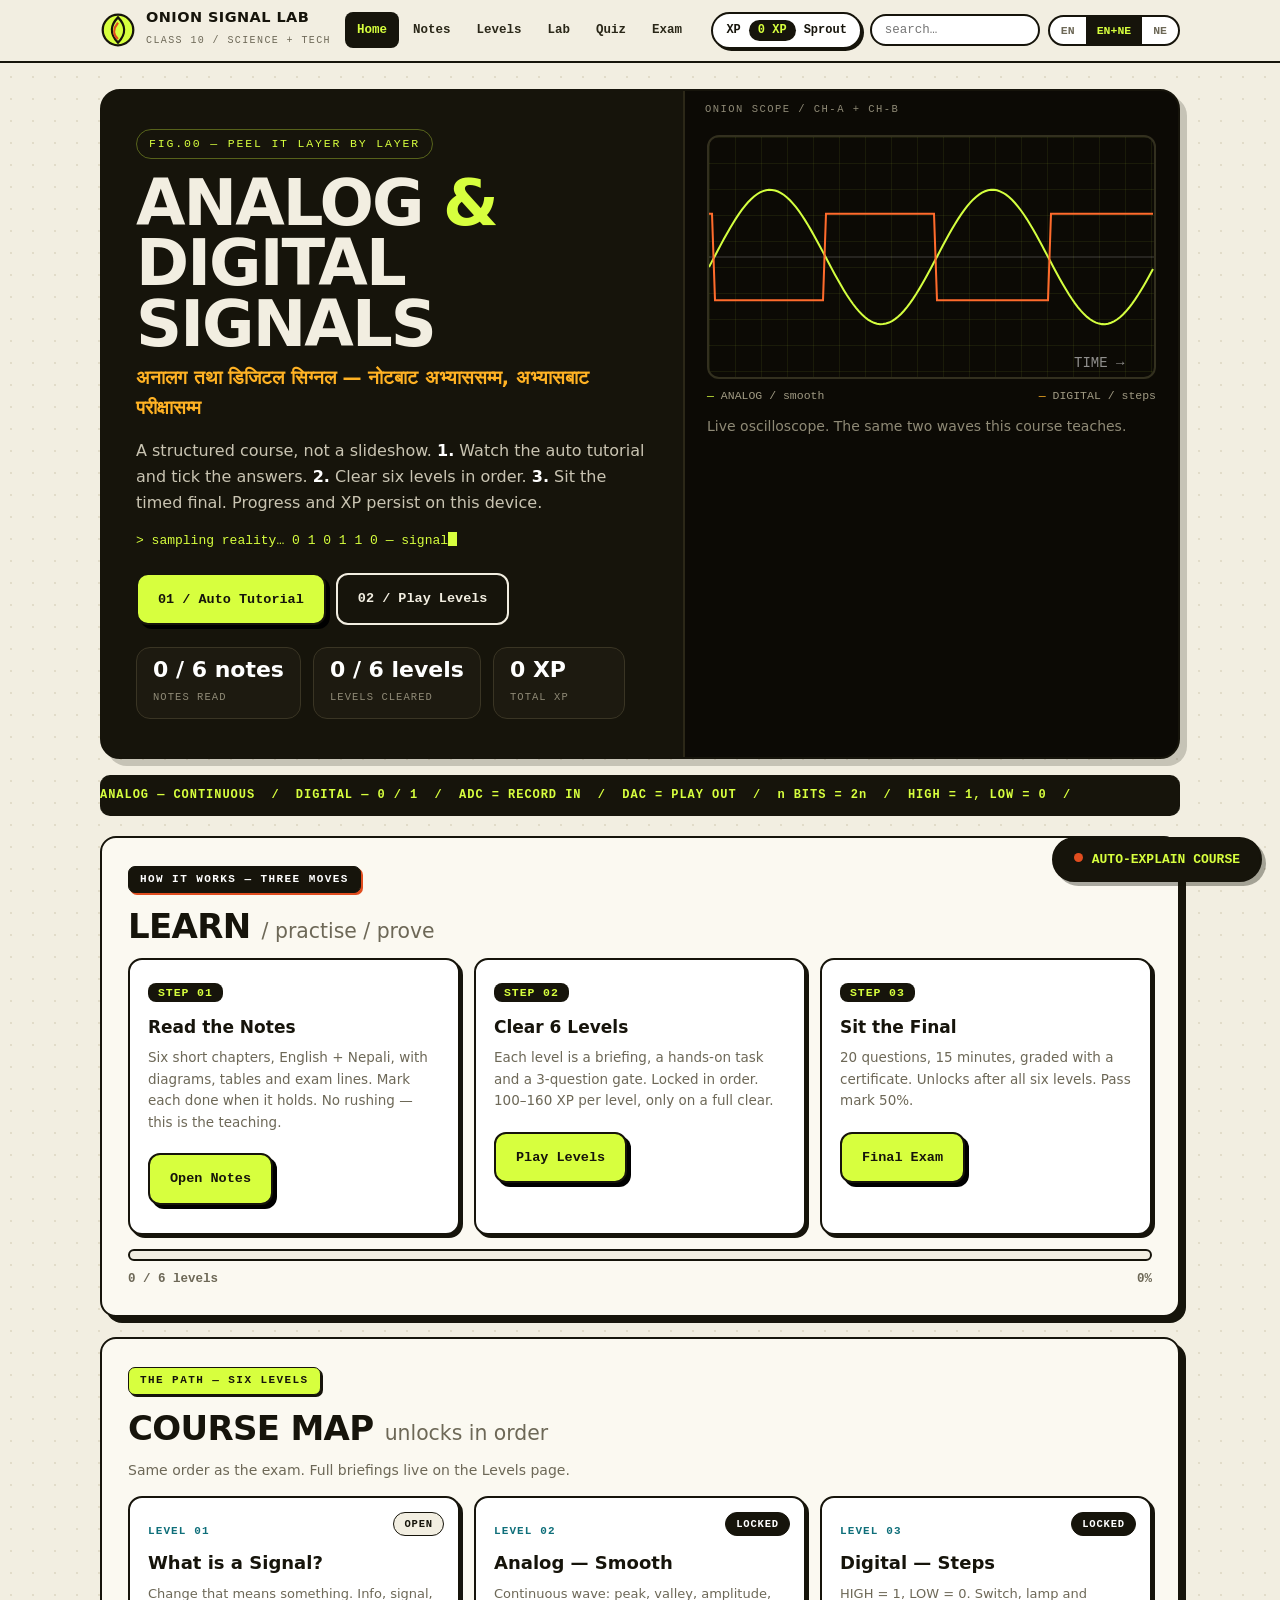
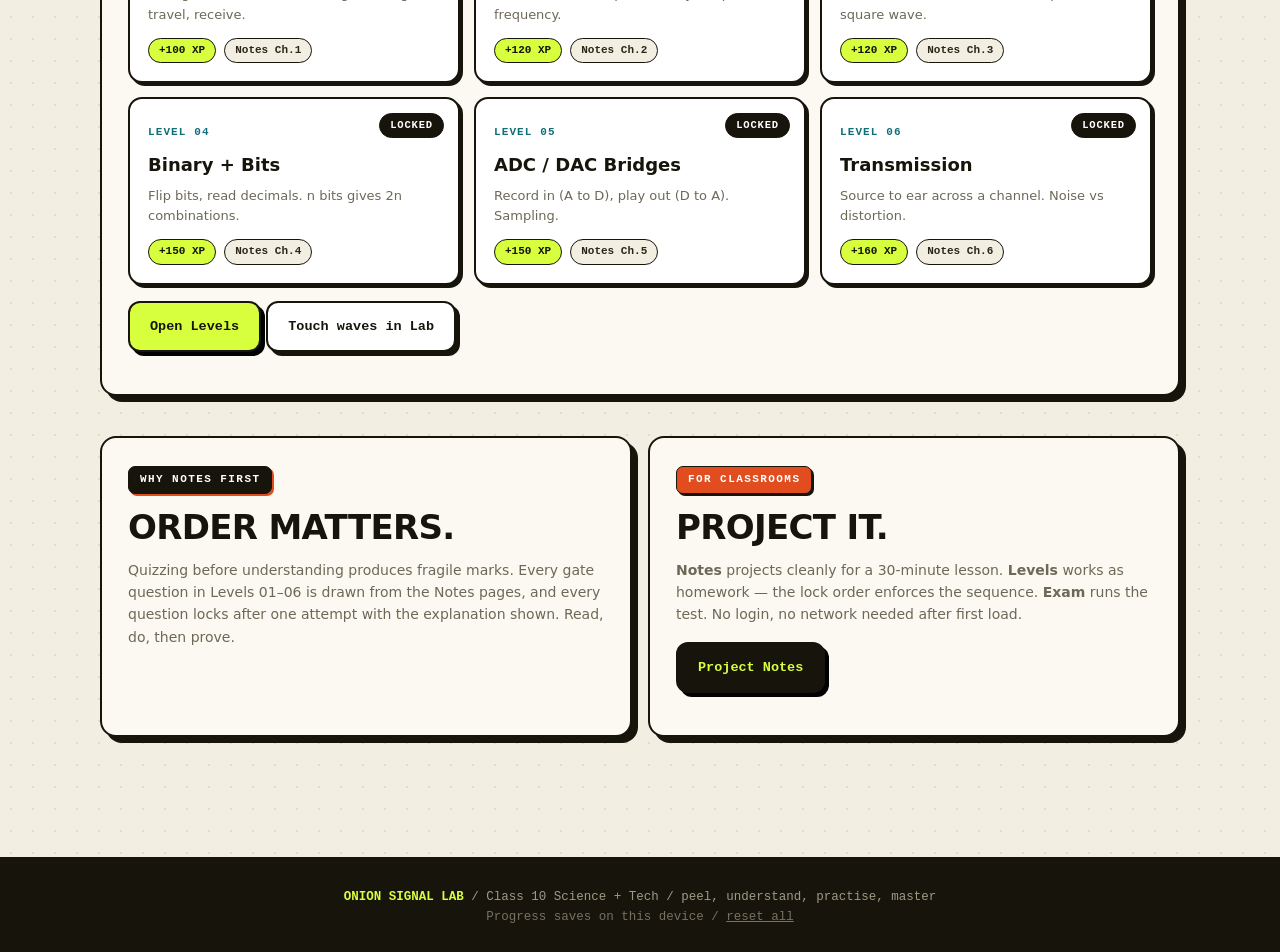
<file: index.html>
<!DOCTYPE html><html lang="en"><head><meta charset="UTF-8"><meta name="viewport" content="width=device-width,initial-scale=1">
<title>Onion Signal Lab — Analog and Digital Signals, Class 10</title><link rel="stylesheet" href="style.css?v=8"></head>
<body data-lang="both">
<header class="top"><div class="top-in">
<a class="brand" href="index.html"><svg viewBox="0 0 40 40" aria-hidden="true"><circle cx="20" cy="20" r="17" fill="#d7ff3e" stroke="#16140b" stroke-width="2.5"/><path d="M20 6 C12 14 10 24 20 34 C30 24 28 14 20 6Z" fill="none" stroke="#16140b" stroke-width="2.5"/><path d="M20 12 C15 18 14 25 20 30" fill="none" stroke="#e14d1f" stroke-width="2.5"/></svg><span><b>ONION SIGNAL LAB</b><small>CLASS 10 / SCIENCE + TECH</small></span></a>
<nav class="pages"><a href="index.html">Home</a><a href="learn.html">Notes</a><a href="levels.html">Levels</a><a href="lab.html">Lab</a><a href="quiz.html">Quiz</a><a href="exam.html">Exam</a></nav>
<div class="top-right"><div class="xp-pill">XP <i id="xpVal">0 XP</i><span id="rankVal">Sprout</span></div>
<div class="searchwrap"><input id="sin" type="search" placeholder="search…" aria-label="Search"><div id="sdrop"></div></div>
<div class="lang"><button data-l="en">EN</button><button data-l="both" class="on">EN+NE</button><button data-l="ne">NE</button></div></div>
</div></header>
<div class="wrap">
<div class="hero"><div class="hero-copy">
<span class="kicker">FIG.00 — PEEL IT LAYER BY LAYER</span>
<h1>ANALOG <em>&amp;</em> DIGITAL SIGNALS</h1>
<div class="ne-big">अनालग तथा डिजिटल सिग्नल — नोटबाट अभ्याससम्म, अभ्यासबाट परीक्षासम्म</div>
<p class="lede">A structured course, not a slideshow. <b>1.</b> Watch the auto tutorial and tick the answers. <b>2.</b> Clear six levels in order. <b>3.</b> Sit the timed final. Progress and XP persist on this device.</p>
<div class="type" id="typeline" aria-live="polite"></div>
<div class="btnrow"><button class="btn solid" data-course>01 / Auto Tutorial</button><a class="btn ghost" href="levels.html">02 / Play Levels</a></div>
<div class="hero-stats"><div class="stat"><b id="noteCount">0 / 6 notes</b><span>NOTES READ</span></div><div class="stat"><b id="lvlCount">0 / 6 levels</b><span>LEVELS CLEARED</span></div><div class="stat"><b id="xpVal">0 XP</b><span>TOTAL XP</span></div></div>
</div><div class="hero-vis"><canvas class="screen" id="heroA"></canvas>
<div class="scope-cap"><span><span style="color:var(--lime)">—</span> ANALOG / smooth</span><span><span style="color:var(--amber)">—</span> DIGITAL / steps</span></div>
<p class="small" style="margin-top:10px;color:#8f8a76">Live oscilloscope. The same two waves this course teaches.</p></div></div>
<div class="ticker" aria-hidden="true"><div>ANALOG — CONTINUOUS&nbsp;&nbsp;/&nbsp;&nbsp;DIGITAL — 0 / 1&nbsp;&nbsp;/&nbsp;&nbsp;ADC = RECORD IN&nbsp;&nbsp;/&nbsp;&nbsp;DAC = PLAY OUT&nbsp;&nbsp;/&nbsp;&nbsp;n BITS = 2n&nbsp;&nbsp;/&nbsp;&nbsp;HIGH = 1, LOW = 0&nbsp;&nbsp;/&nbsp;&nbsp;</div></div>

<div class="panel"><span class="fig">HOW IT WORKS — THREE MOVES</span><h2>Learn <span class="thin">/ practise / prove</span></h2>
<div class="steps">
<div class="step-card"><b class="num">STEP 01</b><h3>Read the Notes</h3><p>Six short chapters, English + Nepali, with diagrams, tables and exam lines. Mark each done when it holds. No rushing — this is the teaching.</p><p><a class="btn solid" href="learn.html" style="margin-top:10px">Open Notes</a></p></div>
<div class="step-card"><b class="num">STEP 02</b><h3>Clear 6 Levels</h3><p>Each level is a briefing, a hands-on task and a 3-question gate. Locked in order. 100–160 XP per level, only on a full clear.</p><p><a class="btn solid" href="levels.html" style="margin-top:10px">Play Levels</a></p></div>
<div class="step-card"><b class="num">STEP 03</b><h3>Sit the Final</h3><p>20 questions, 15 minutes, graded with a certificate. Unlocks after all six levels. Pass mark 50%.</p><p><a class="btn solid" href="exam.html" id="examGate" style="margin-top:10px">Final Exam</a></p></div>
</div>
<div style="margin-top:14px"><div class="bar"><div class="bar-fill" id="pathfill"></div></div><div class="progress-row"><span id="lvlCount">0 / 6 levels</span><span id="pathPct">0%</span></div></div>
</div>

<div class="panel"><span class="fig lime">THE PATH — SIX LEVELS</span><h2>Course map <span class="thin">unlocks in order</span></h2>
<p class="small">Same order as the exam. Full briefings live on the Levels page.</p>
<div class="path">
<div class="lvl" data-level="L1"><span class="status">OPEN</span><span class="lv-tag">LEVEL 01</span><h3>What is a Signal?</h3><p>Change that means something. Info, signal, travel, receive.</p><div class="lvl-meta"><span class="chip xp">+100 XP</span><span class="chip">Notes Ch.1</span></div></div>
<div class="lvl" data-level="L2"><span class="status">LOCKED</span><span class="lv-tag">LEVEL 02</span><h3>Analog — Smooth</h3><p>Continuous wave: peak, valley, amplitude, frequency.</p><div class="lvl-meta"><span class="chip xp">+120 XP</span><span class="chip">Notes Ch.2</span></div></div>
<div class="lvl" data-level="L3"><span class="status">LOCKED</span><span class="lv-tag">LEVEL 03</span><h3>Digital — Steps</h3><p>HIGH = 1, LOW = 0. Switch, lamp and square wave.</p><div class="lvl-meta"><span class="chip xp">+120 XP</span><span class="chip">Notes Ch.3</span></div></div>
<div class="lvl" data-level="L4"><span class="status">LOCKED</span><span class="lv-tag">LEVEL 04</span><h3>Binary + Bits</h3><p>Flip bits, read decimals. n bits gives 2n combinations.</p><div class="lvl-meta"><span class="chip xp">+150 XP</span><span class="chip">Notes Ch.4</span></div></div>
<div class="lvl" data-level="L5"><span class="status">LOCKED</span><span class="lv-tag">LEVEL 05</span><h3>ADC / DAC Bridges</h3><p>Record in (A to D), play out (D to A). Sampling.</p><div class="lvl-meta"><span class="chip xp">+150 XP</span><span class="chip">Notes Ch.5</span></div></div>
<div class="lvl" data-level="L6"><span class="status">LOCKED</span><span class="lv-tag">LEVEL 06</span><h3>Transmission</h3><p>Source to ear across a channel. Noise vs distortion.</p><div class="lvl-meta"><span class="chip xp">+160 XP</span><span class="chip">Notes Ch.6</span></div></div>
</div>
<p><a class="btn solid" href="levels.html">Open Levels</a> <a class="btn paper" href="lab.html">Touch waves in Lab</a></p>
</div>

<div class="grid2">
<div class="panel"><span class="fig">WHY NOTES FIRST</span><h2>Order matters.</h2><p class="small">Quizzing before understanding produces fragile marks. Every gate question in Levels 01–06 is drawn from the Notes pages, and every question locks after one attempt with the explanation shown. Read, do, then prove.</p></div>
<div class="panel"><span class="fig rust">FOR CLASSROOMS</span><h2>Project it.</h2><p class="small"><b>Notes</b> projects cleanly for a 30-minute lesson. <b>Levels</b> works as homework — the lock order enforces the sequence. <b>Exam</b> runs the test. No login, no network needed after first load.</p><p><a class="btn dark" href="learn.html">Project Notes</a></p></div>
</div>
</div>
<div id="stamp" aria-hidden="true"><span id="stampTxt">CORRECT</span></div><div id="toast" role="status"></div>
<footer><b>ONION SIGNAL LAB</b> / Class 10 Science + Tech / peel, understand, practise, master<br><span style="opacity:.7">Progress saves on this device / <a href="#" id="resetAll" style="color:inherit">reset all</a></span></footer>
<script src="app.js?v=8"></script></body></html>
</file>
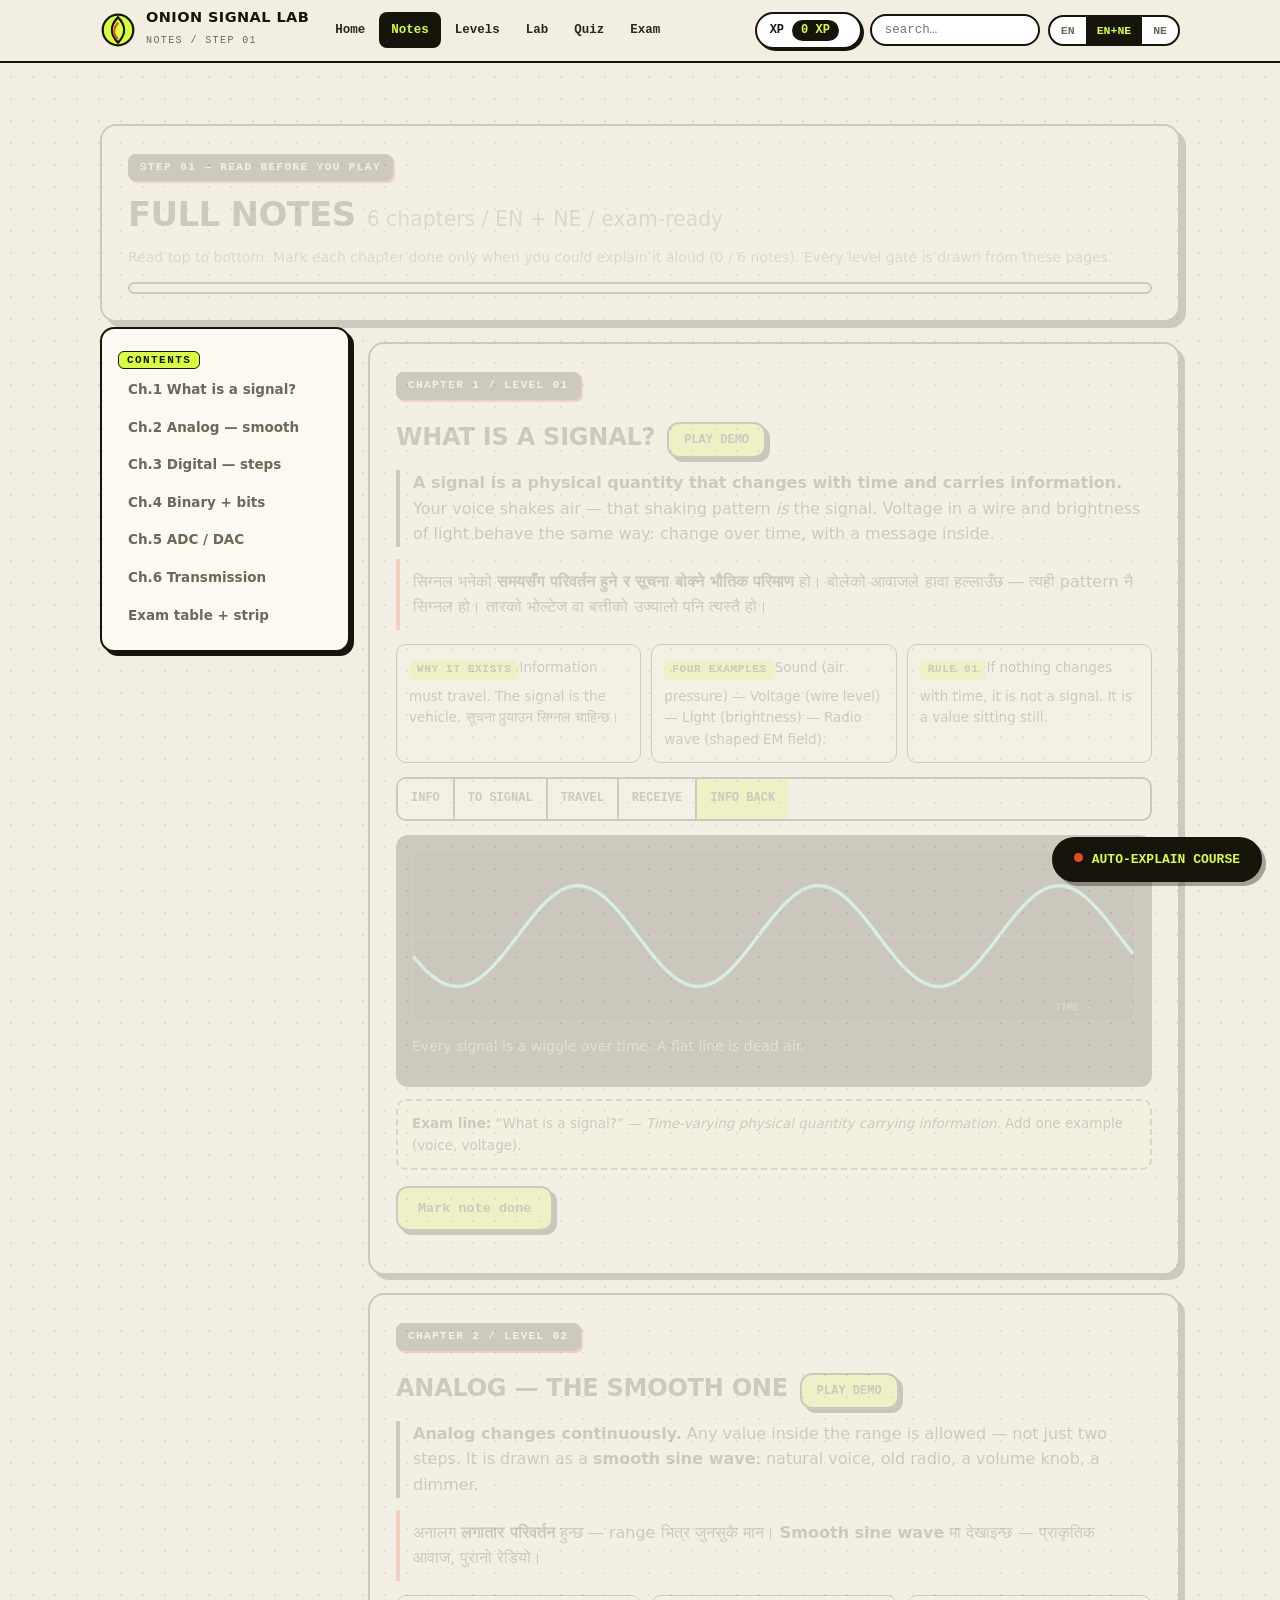
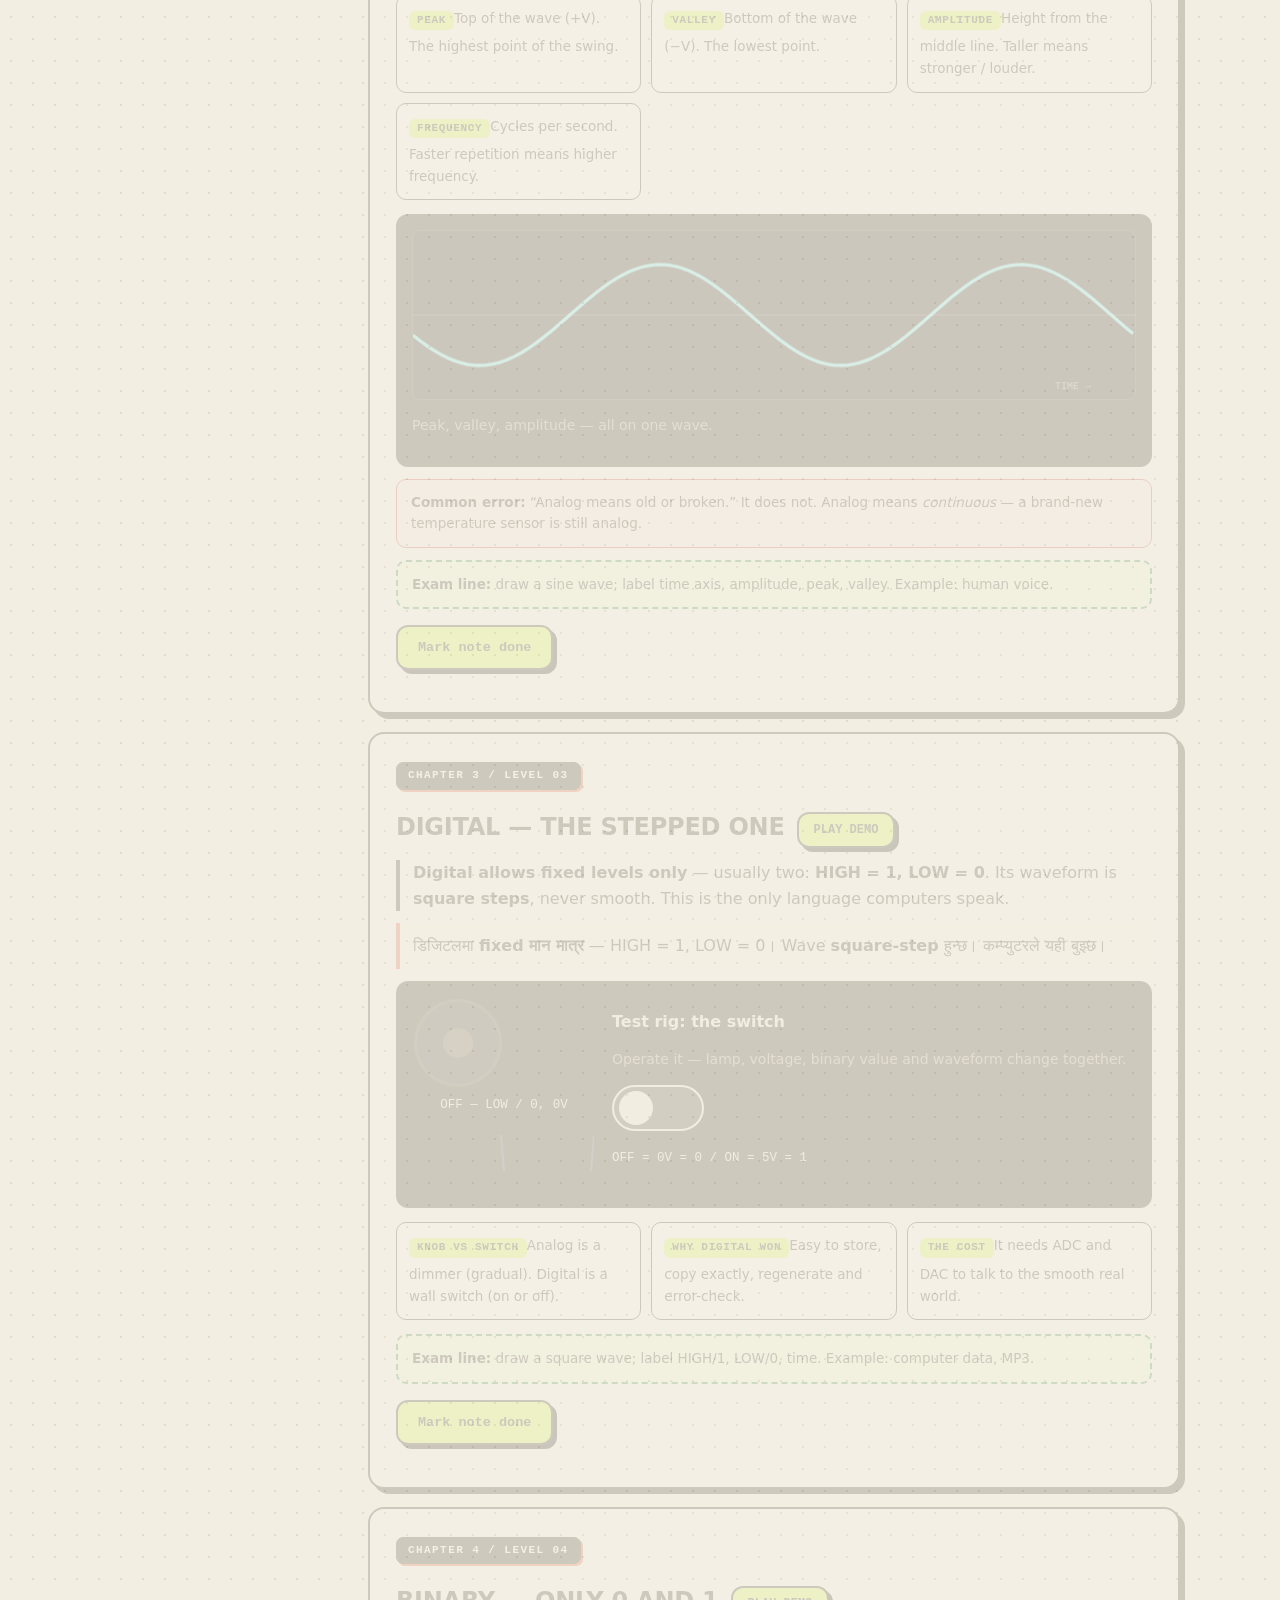
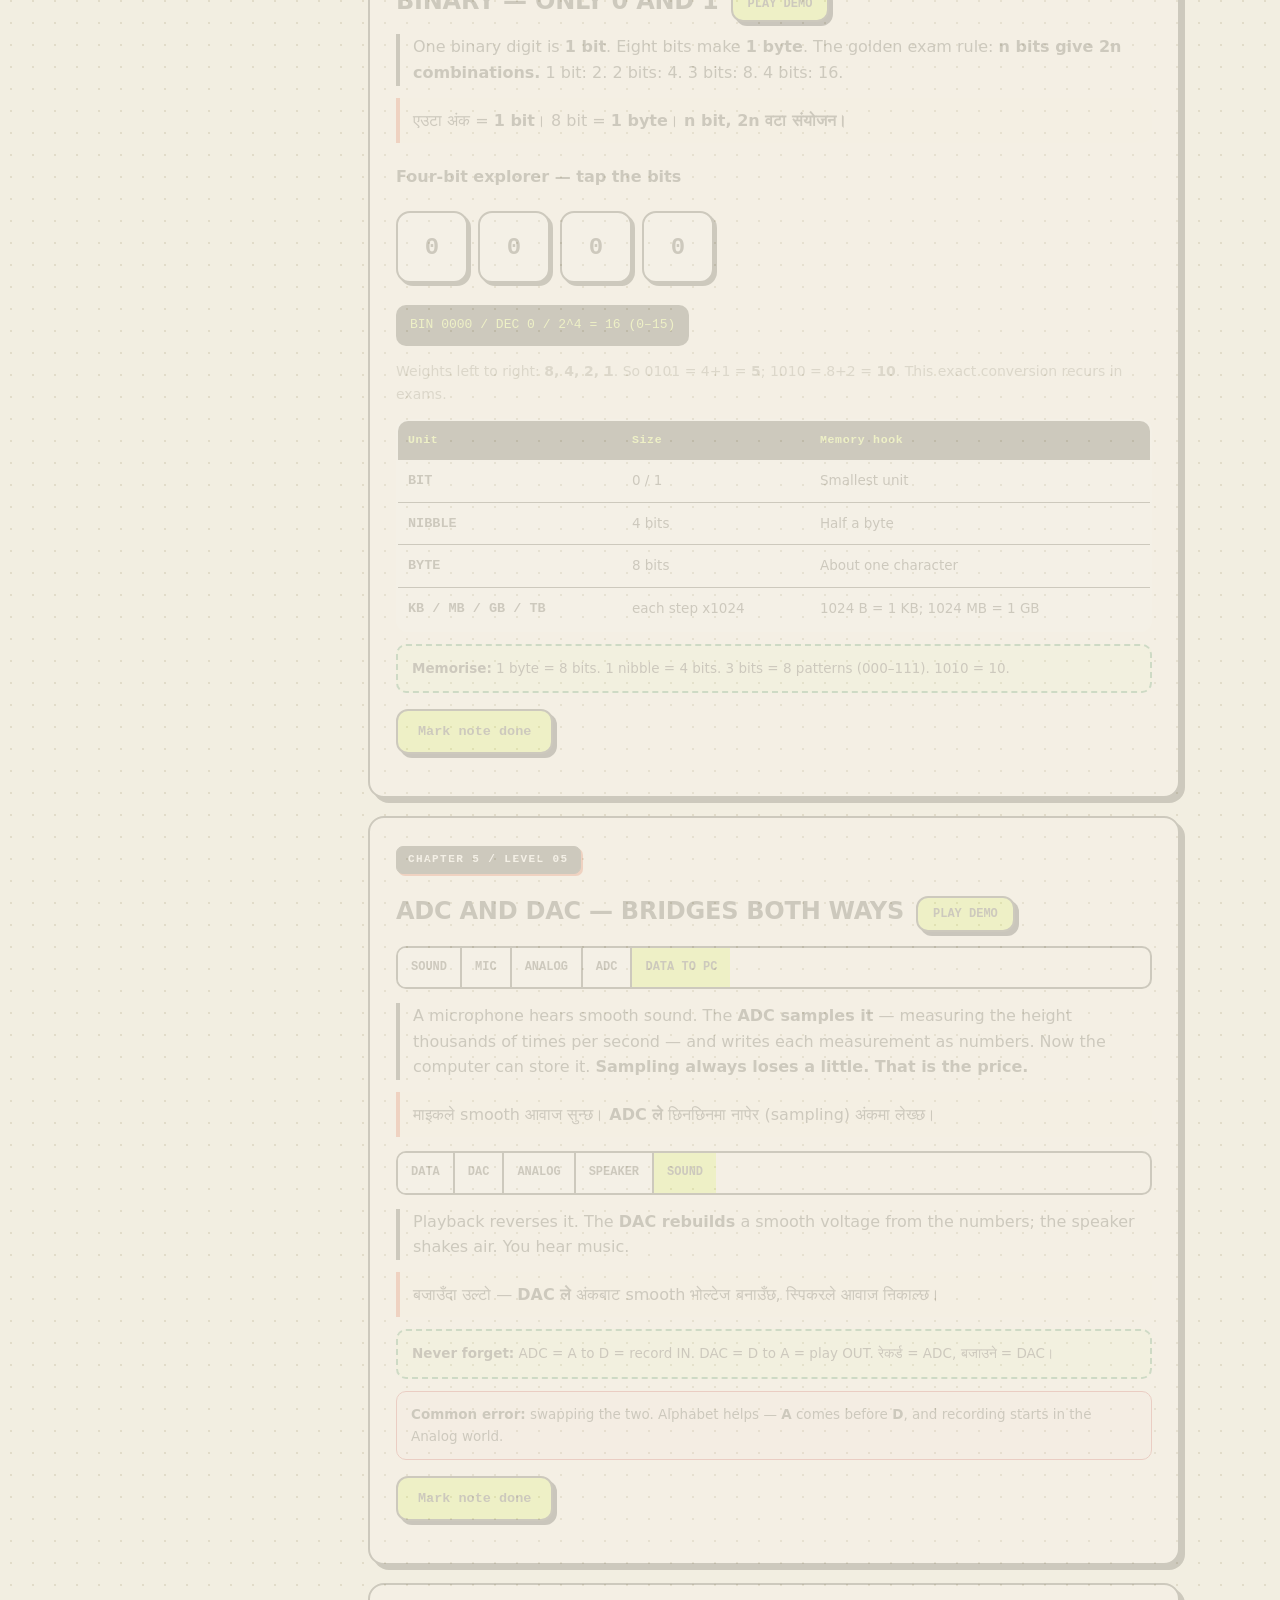
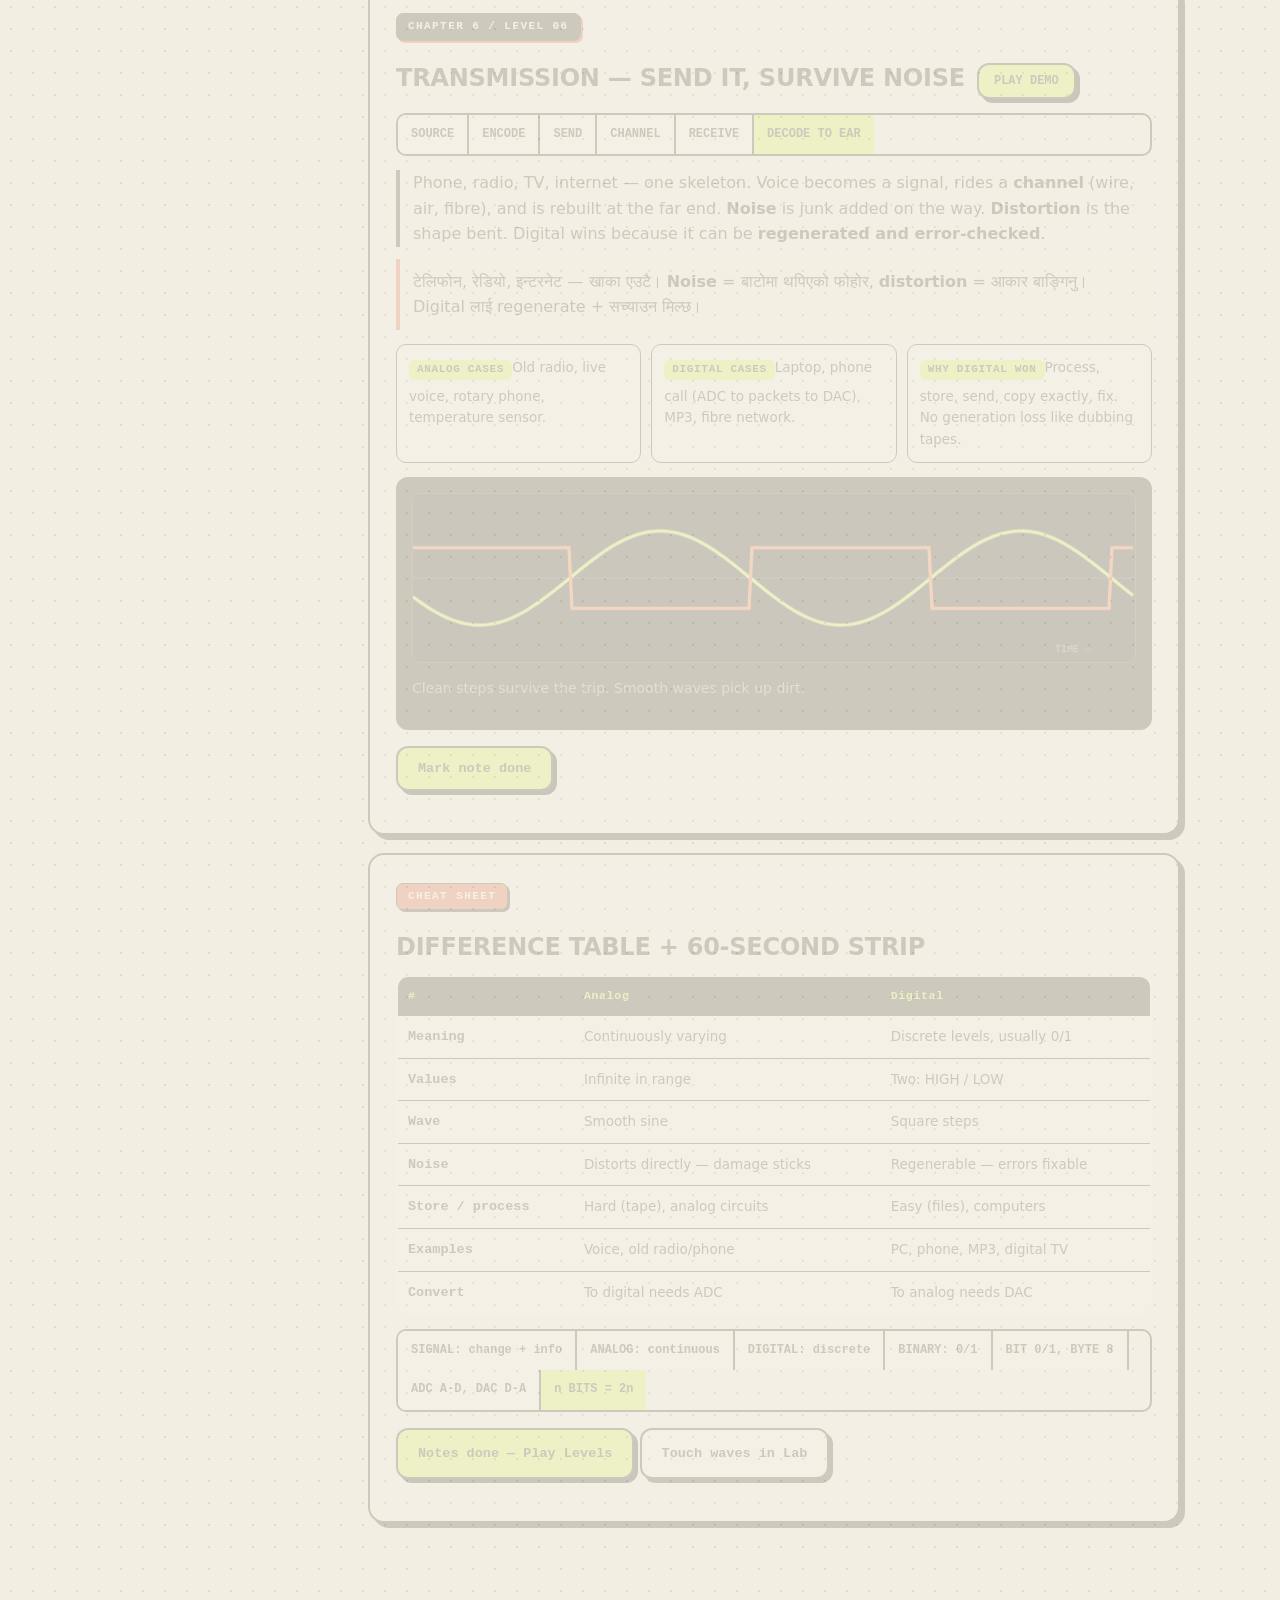
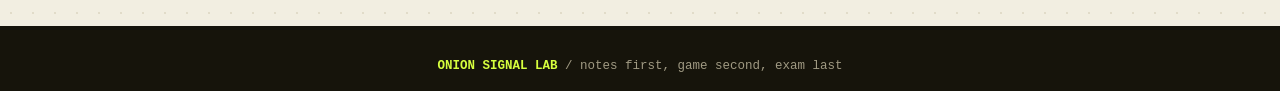
<file: analog-digital.html>
<!DOCTYPE html><html><head><meta charset="UTF-8"><meta http-equiv="refresh" content="0;url=learn.html#c2"><title>Moved</title></head><body style="font-family:monospace">Moved → <a href="learn.html#c2">Notes Ch.2–3</a></body></html>
</file>
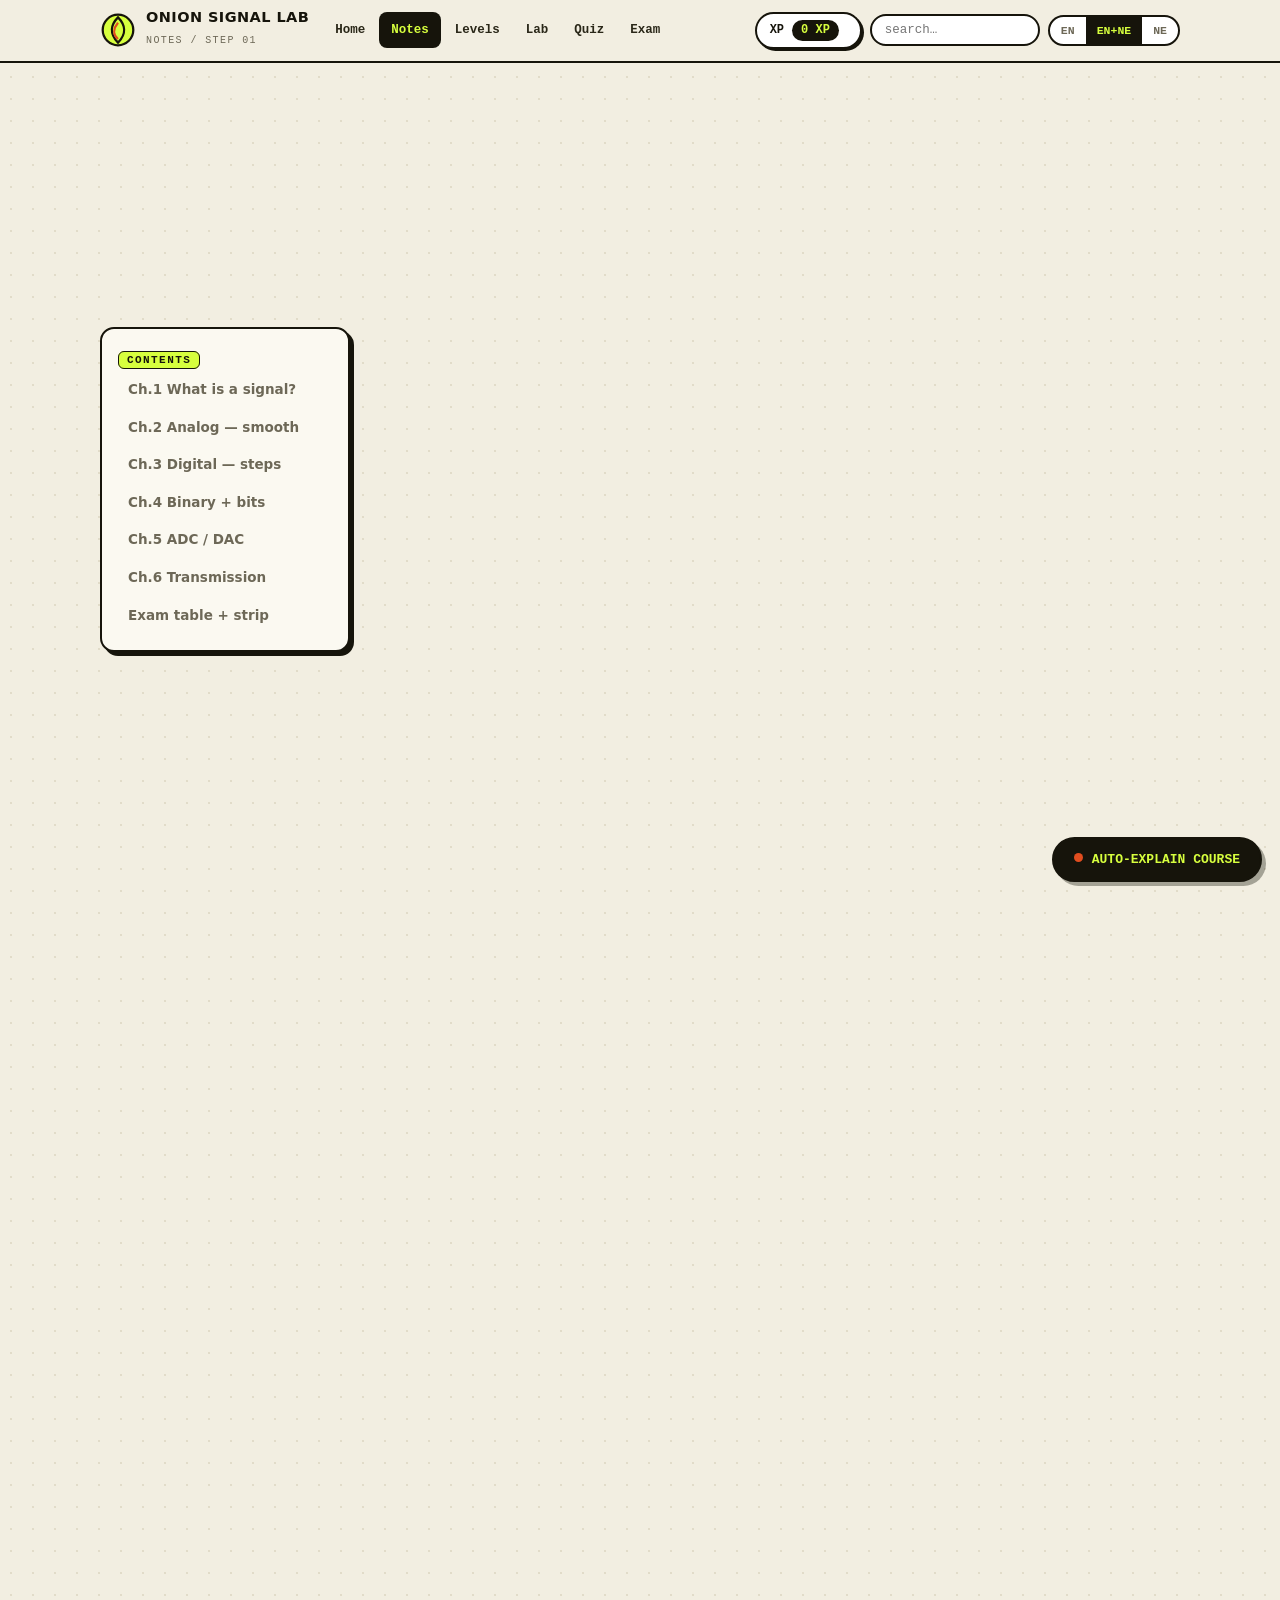
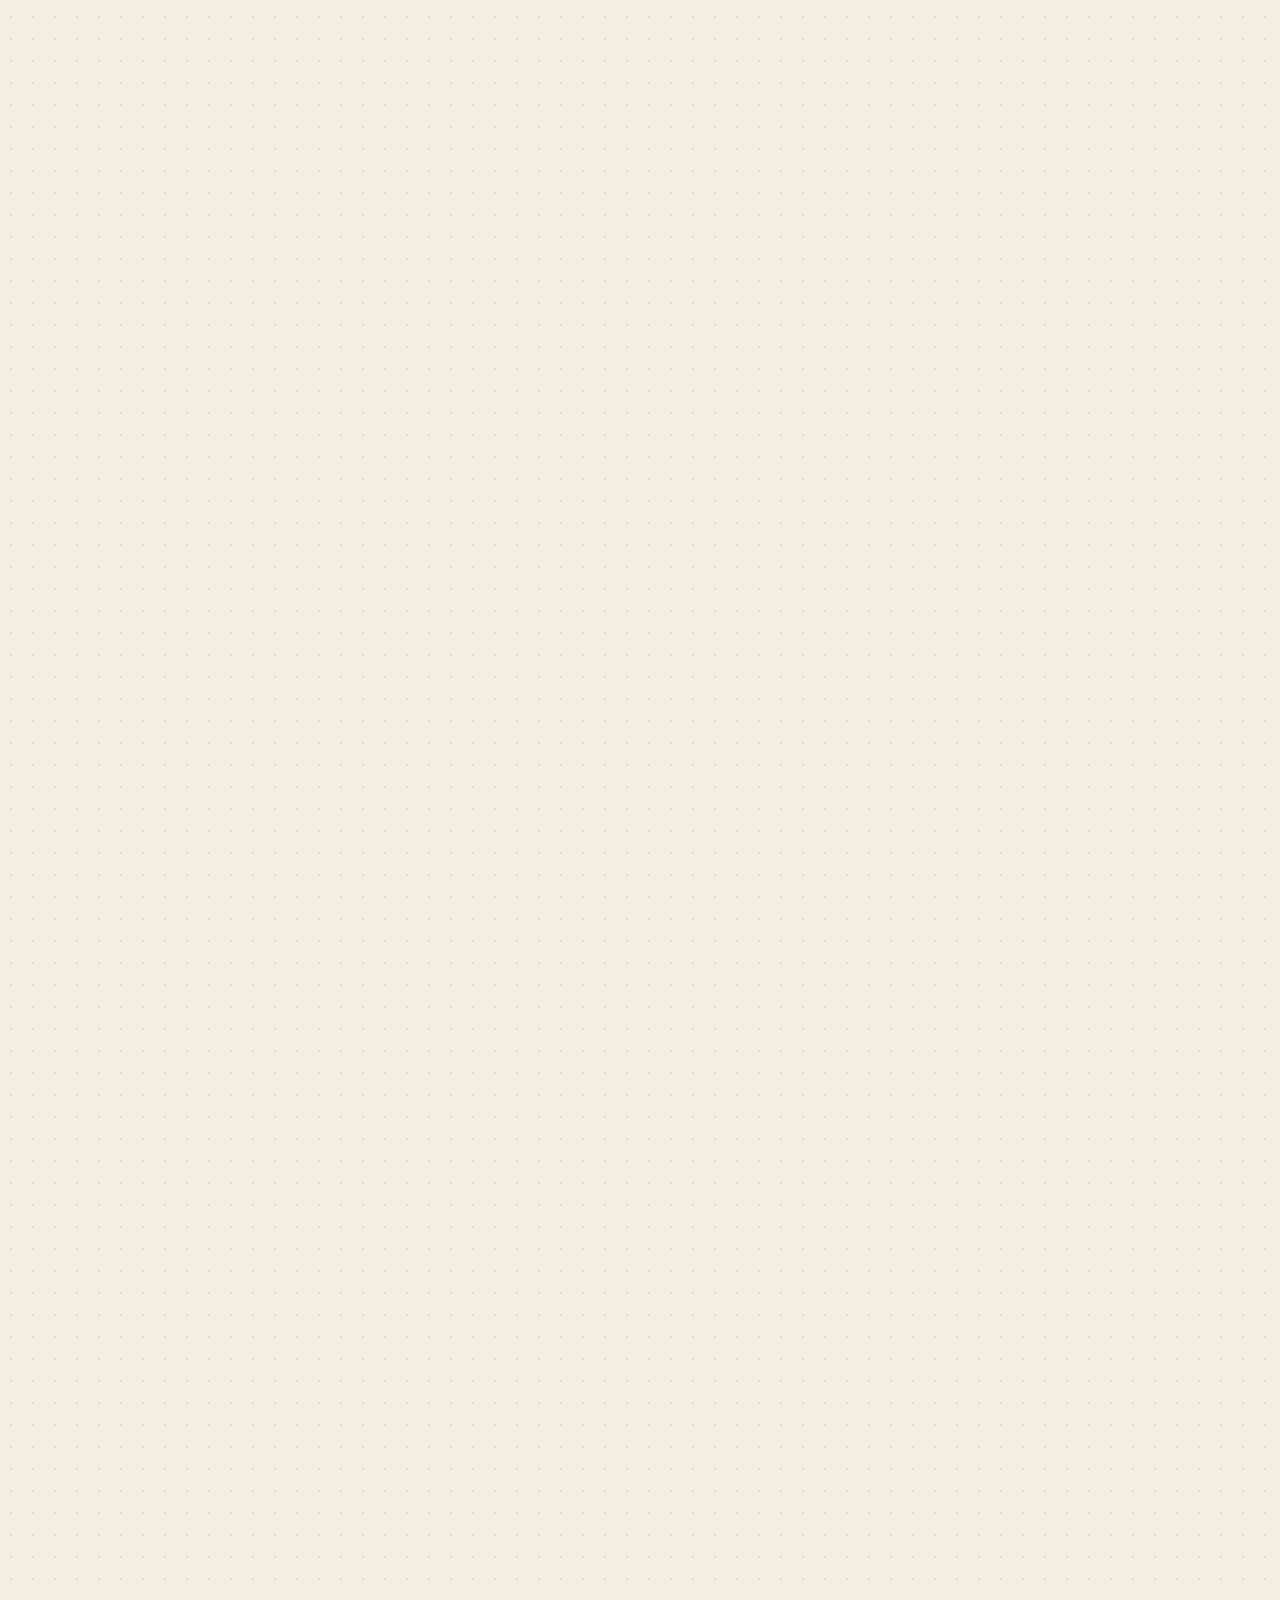
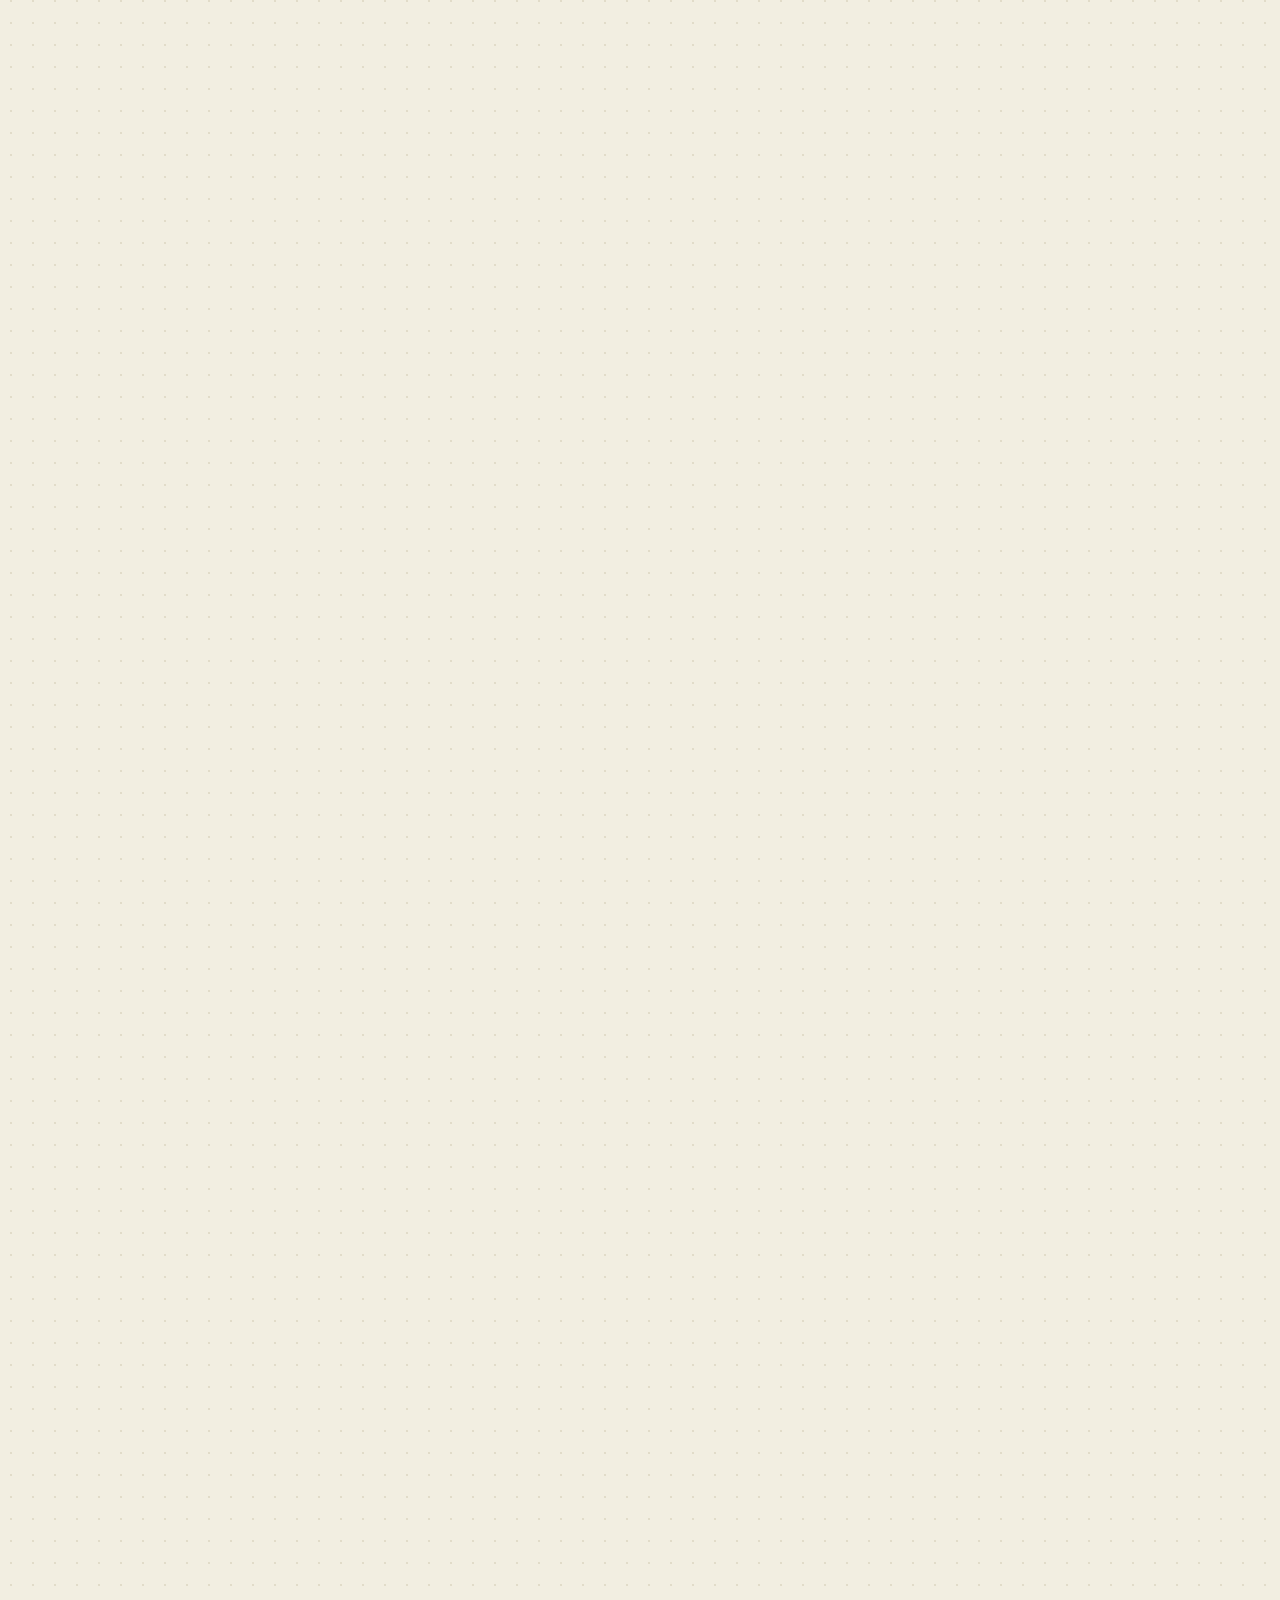
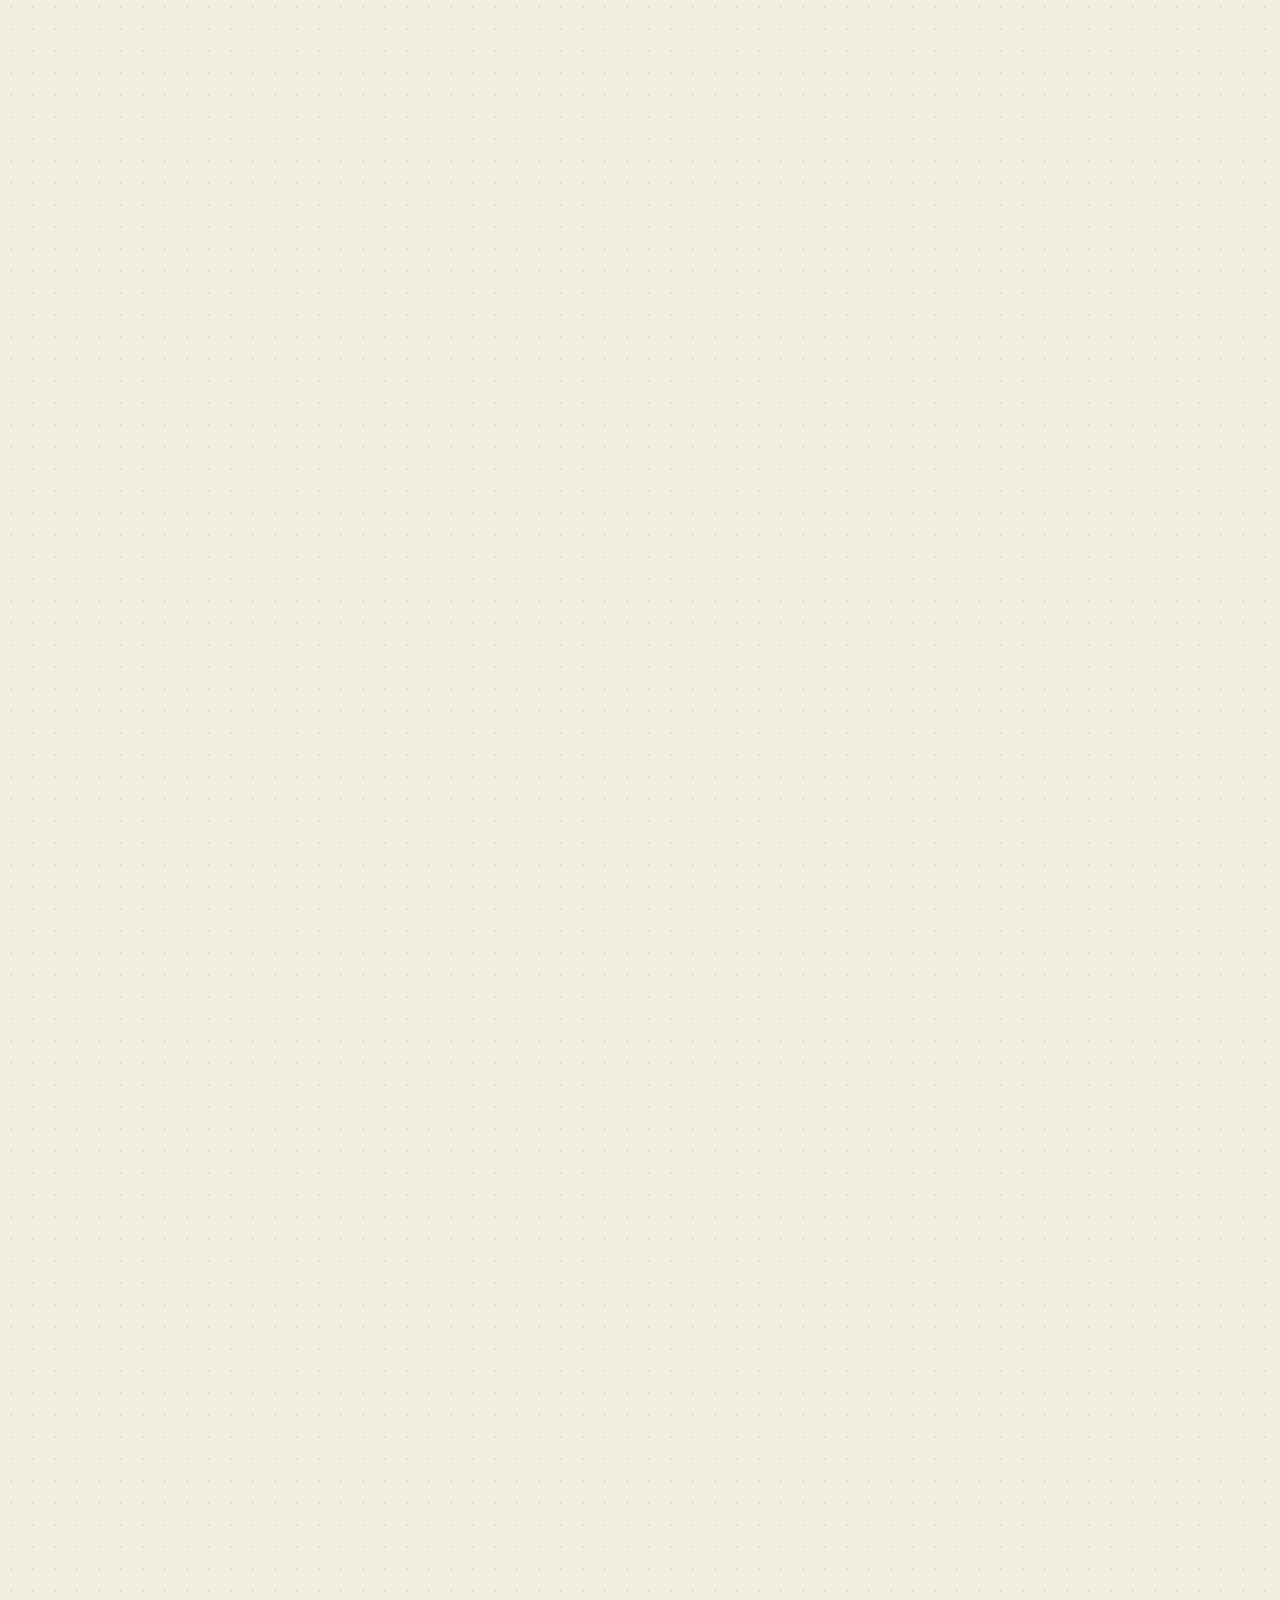
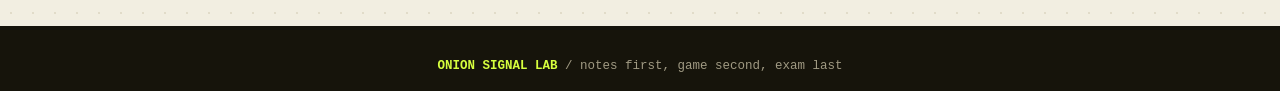
<file: binary.html>
<!DOCTYPE html><html><head><meta charset="UTF-8"><meta http-equiv="refresh" content="0;url=learn.html#c4"><title>Moved</title></head><body style="font-family:monospace">Moved → <a href="learn.html#c4">Notes Ch.4</a></body></html>
</file>
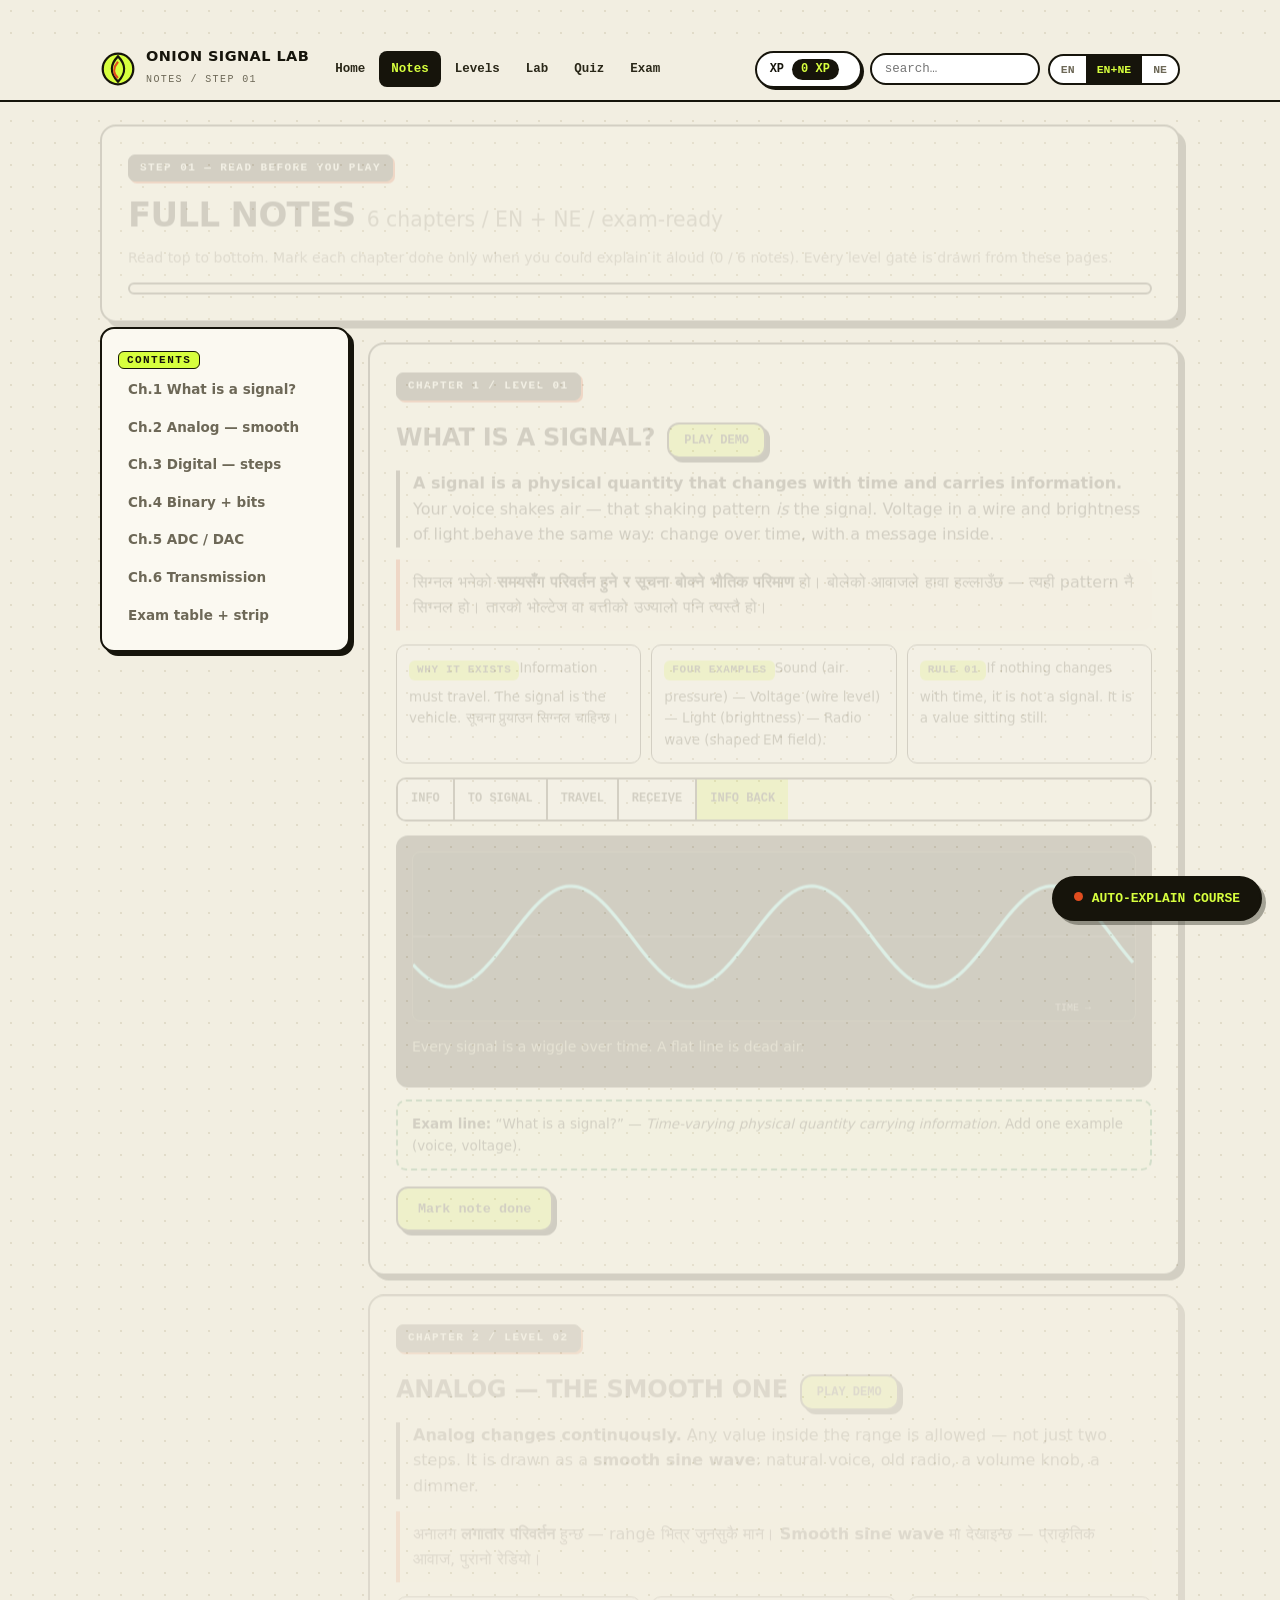
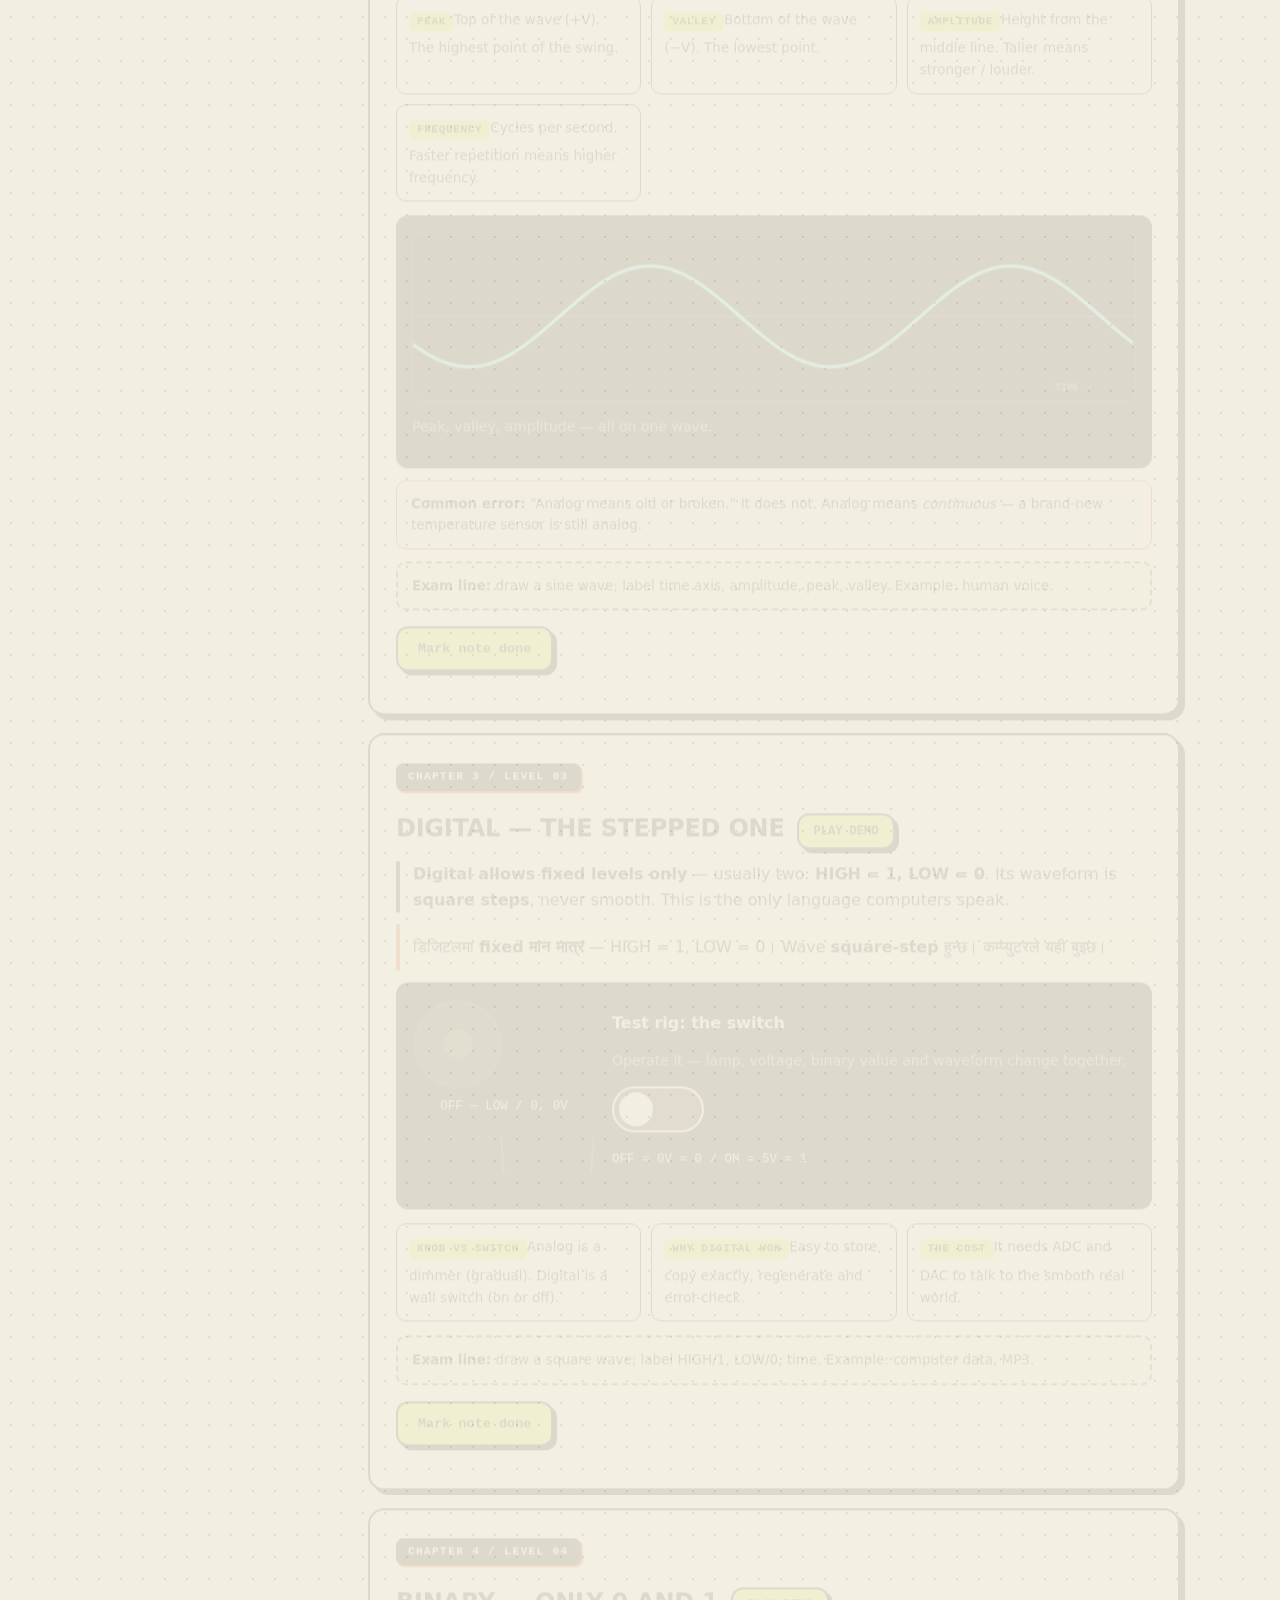
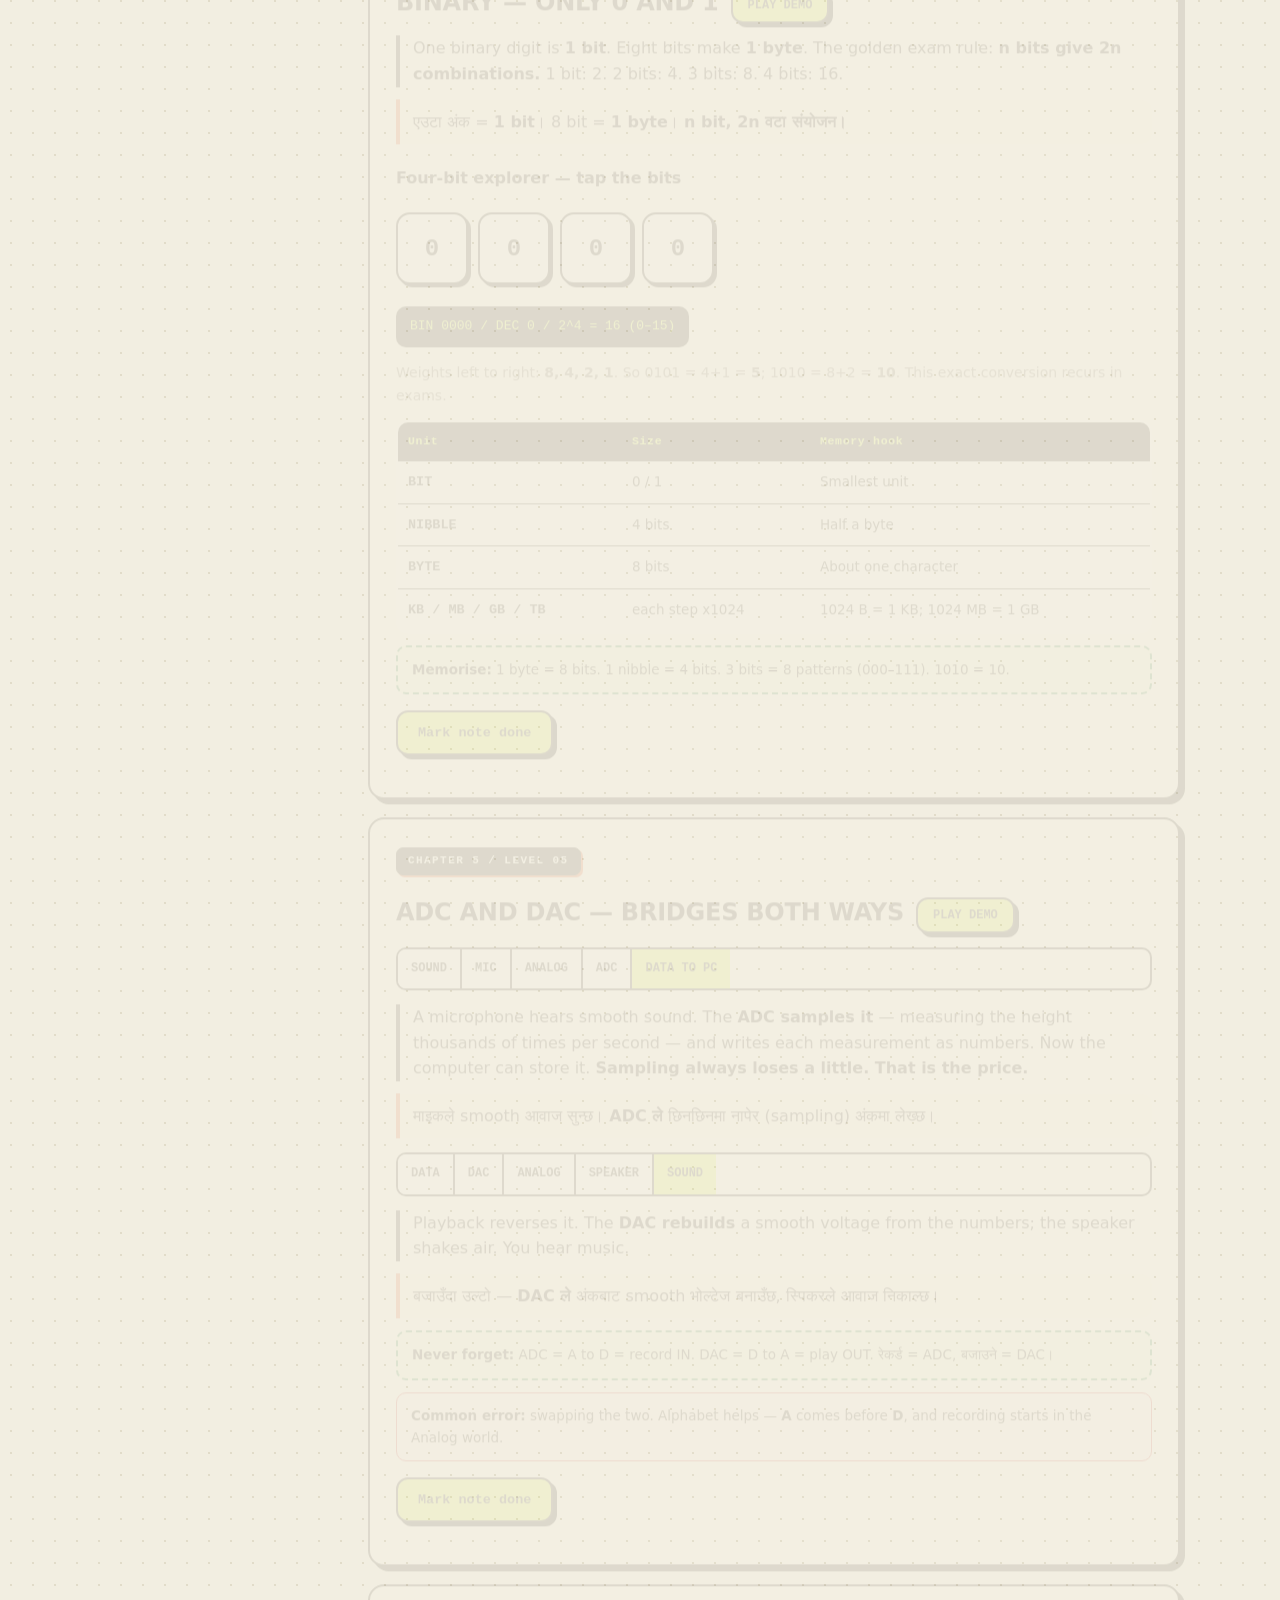
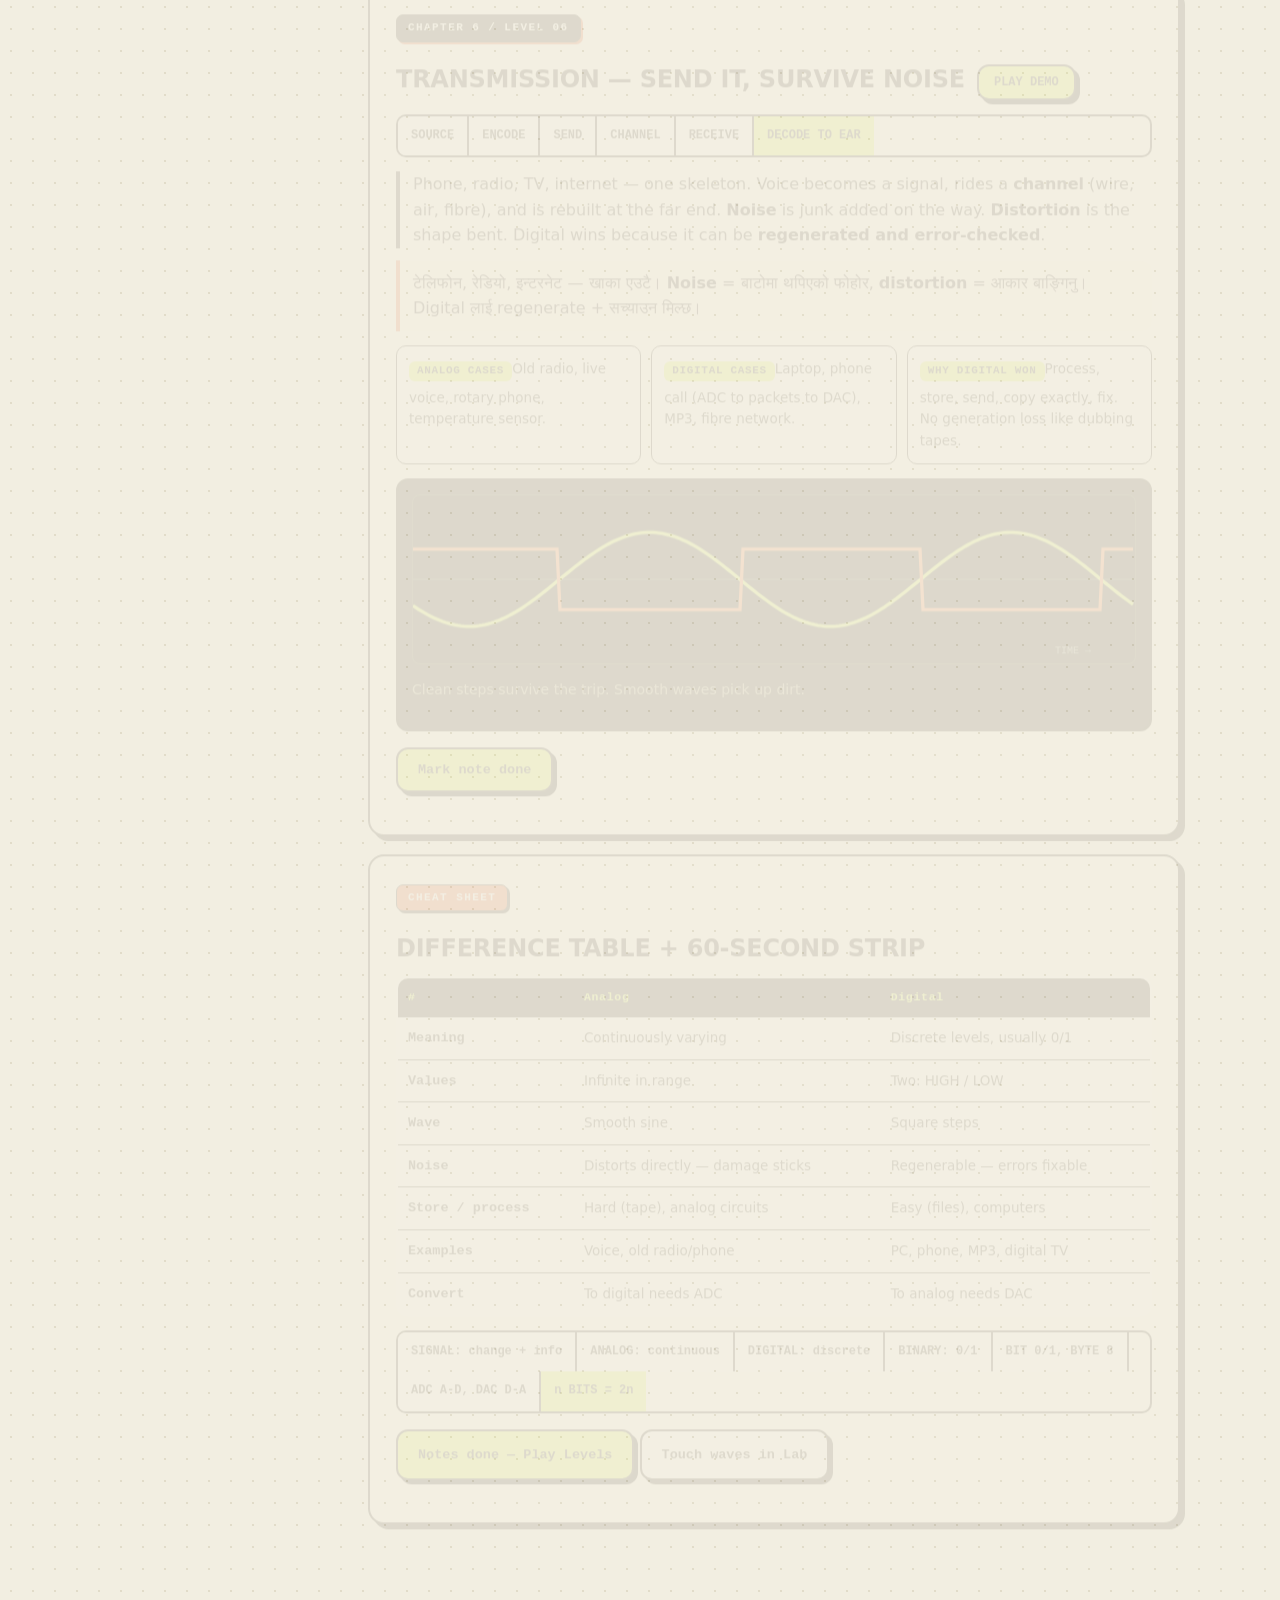
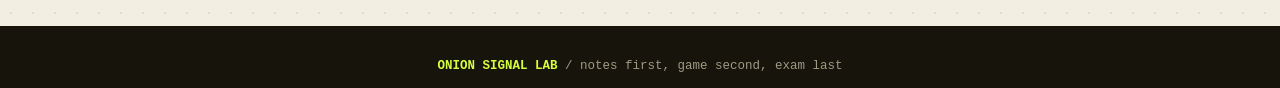
<file: converters.html>
<!DOCTYPE html><html><head><meta charset="UTF-8"><meta http-equiv="refresh" content="0;url=learn.html#c5"><title>Moved</title></head><body style="font-family:monospace">Moved → <a href="learn.html#c5">Notes Ch.5</a></body></html>
</file>
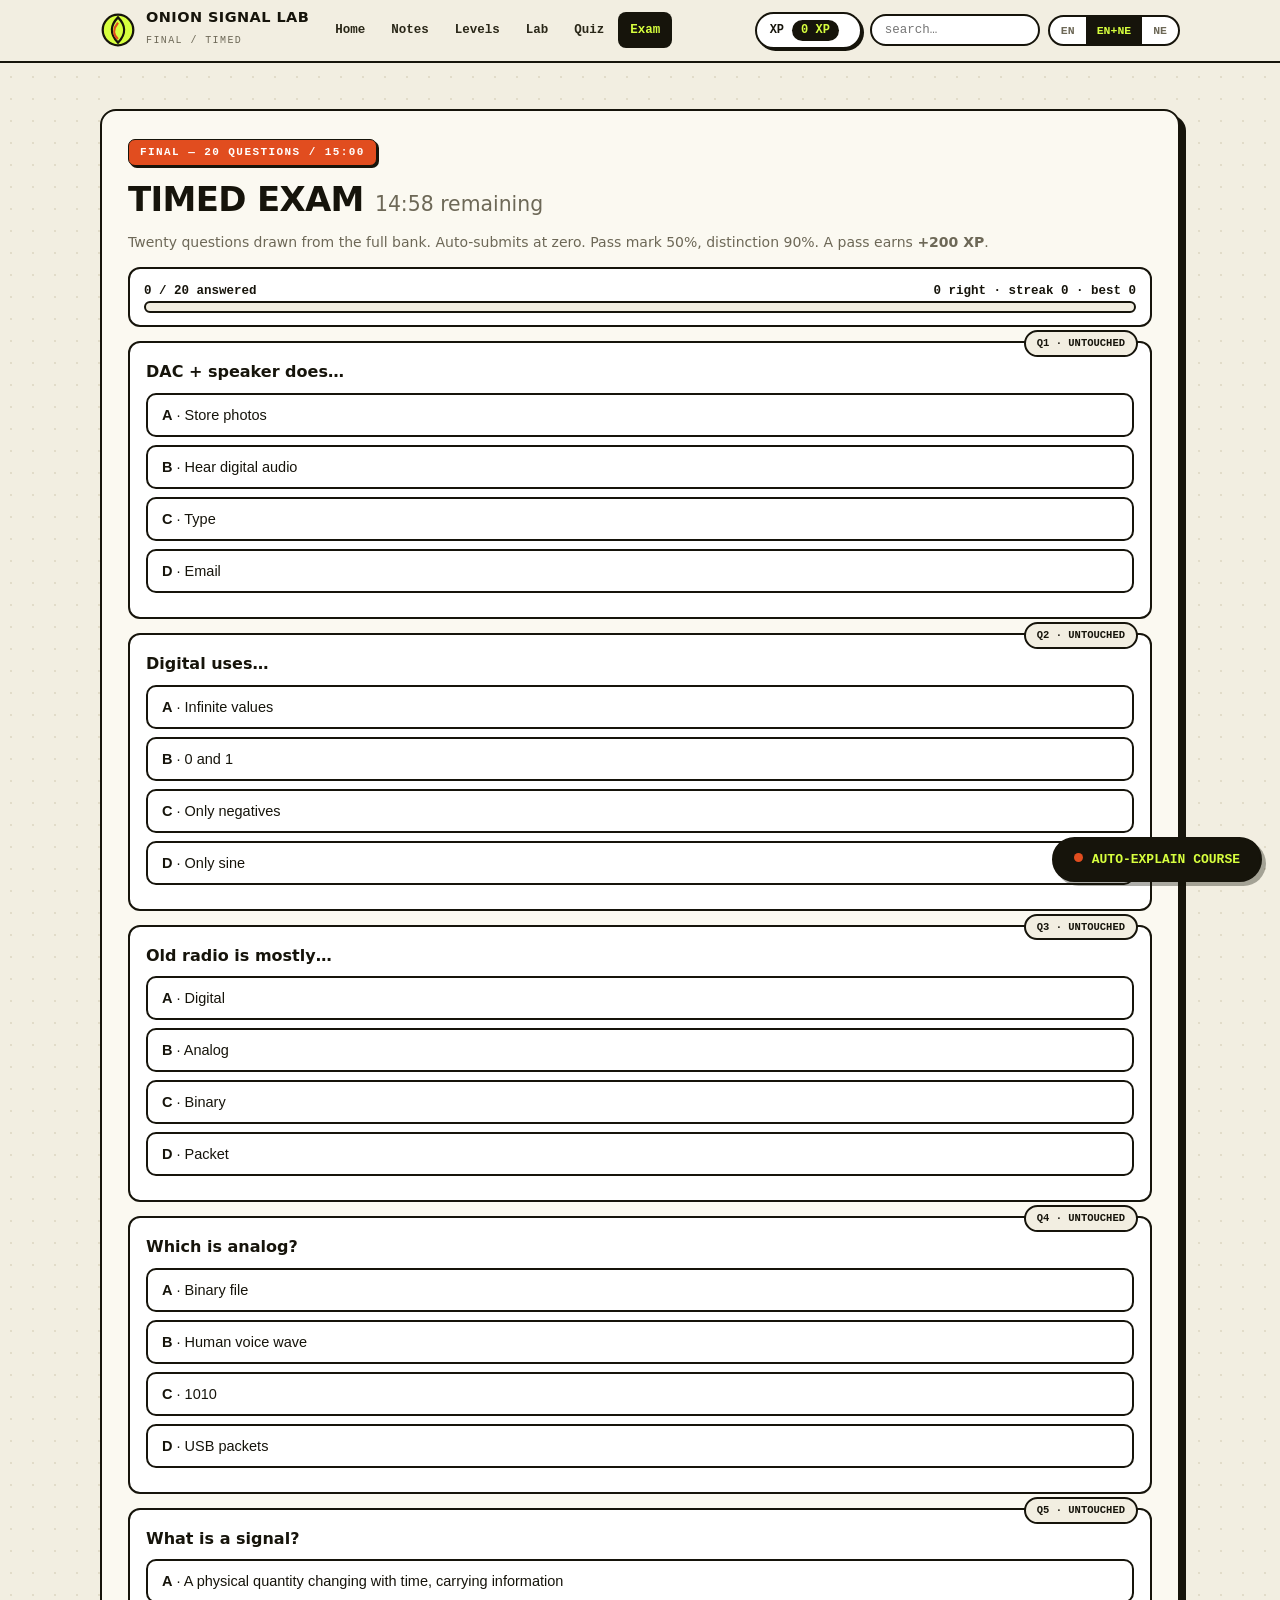
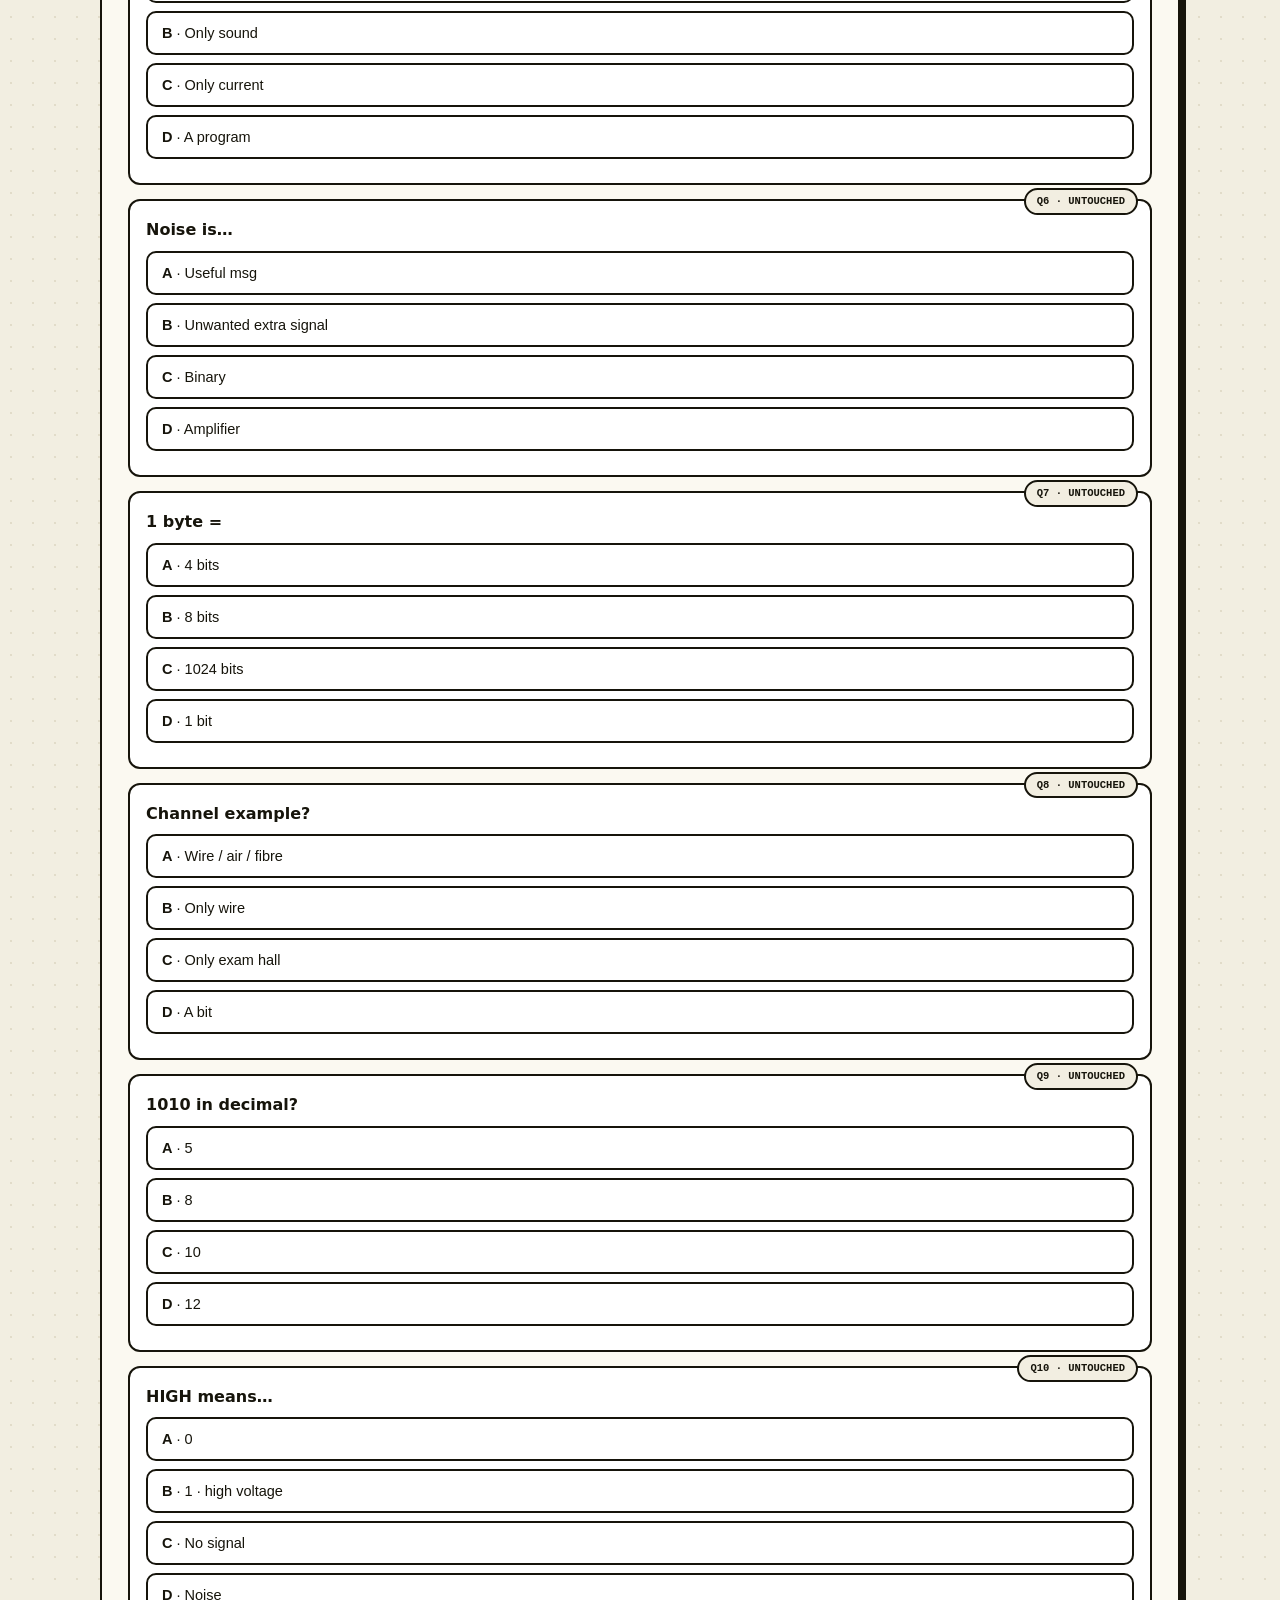
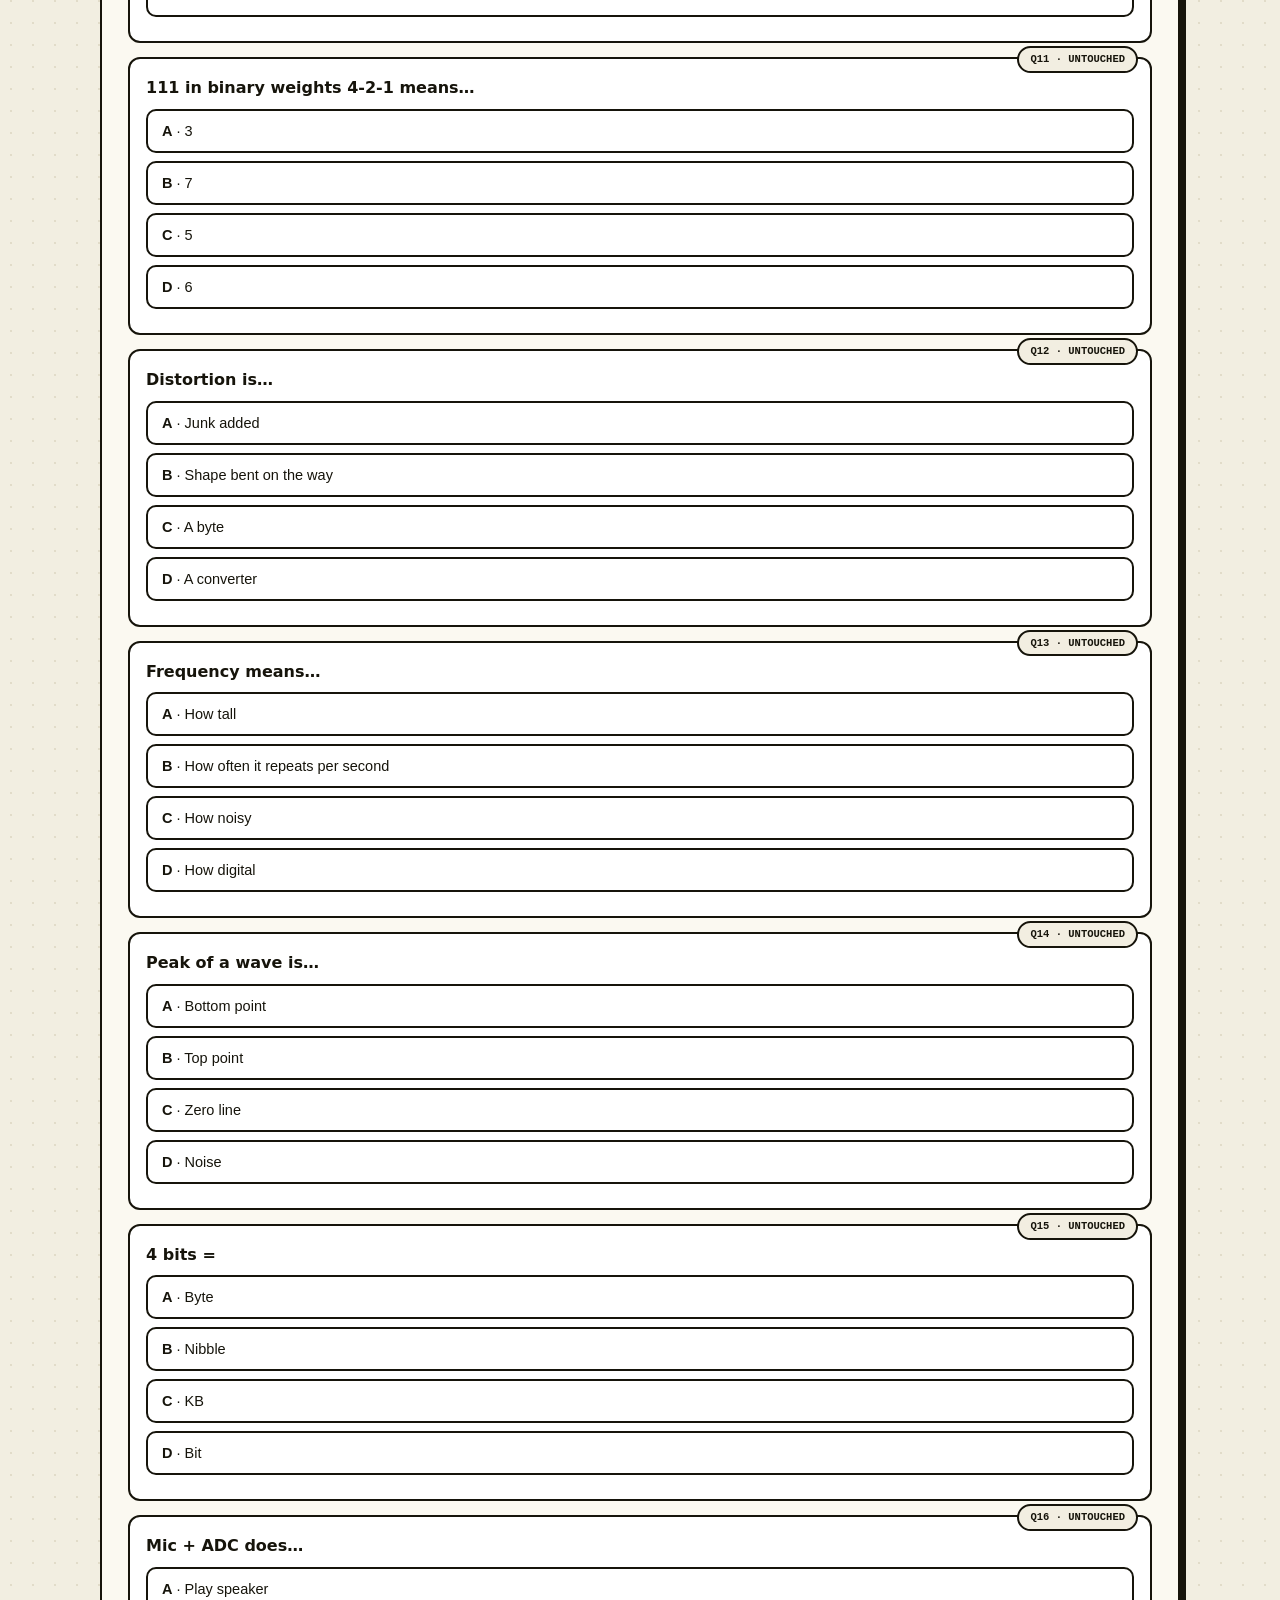
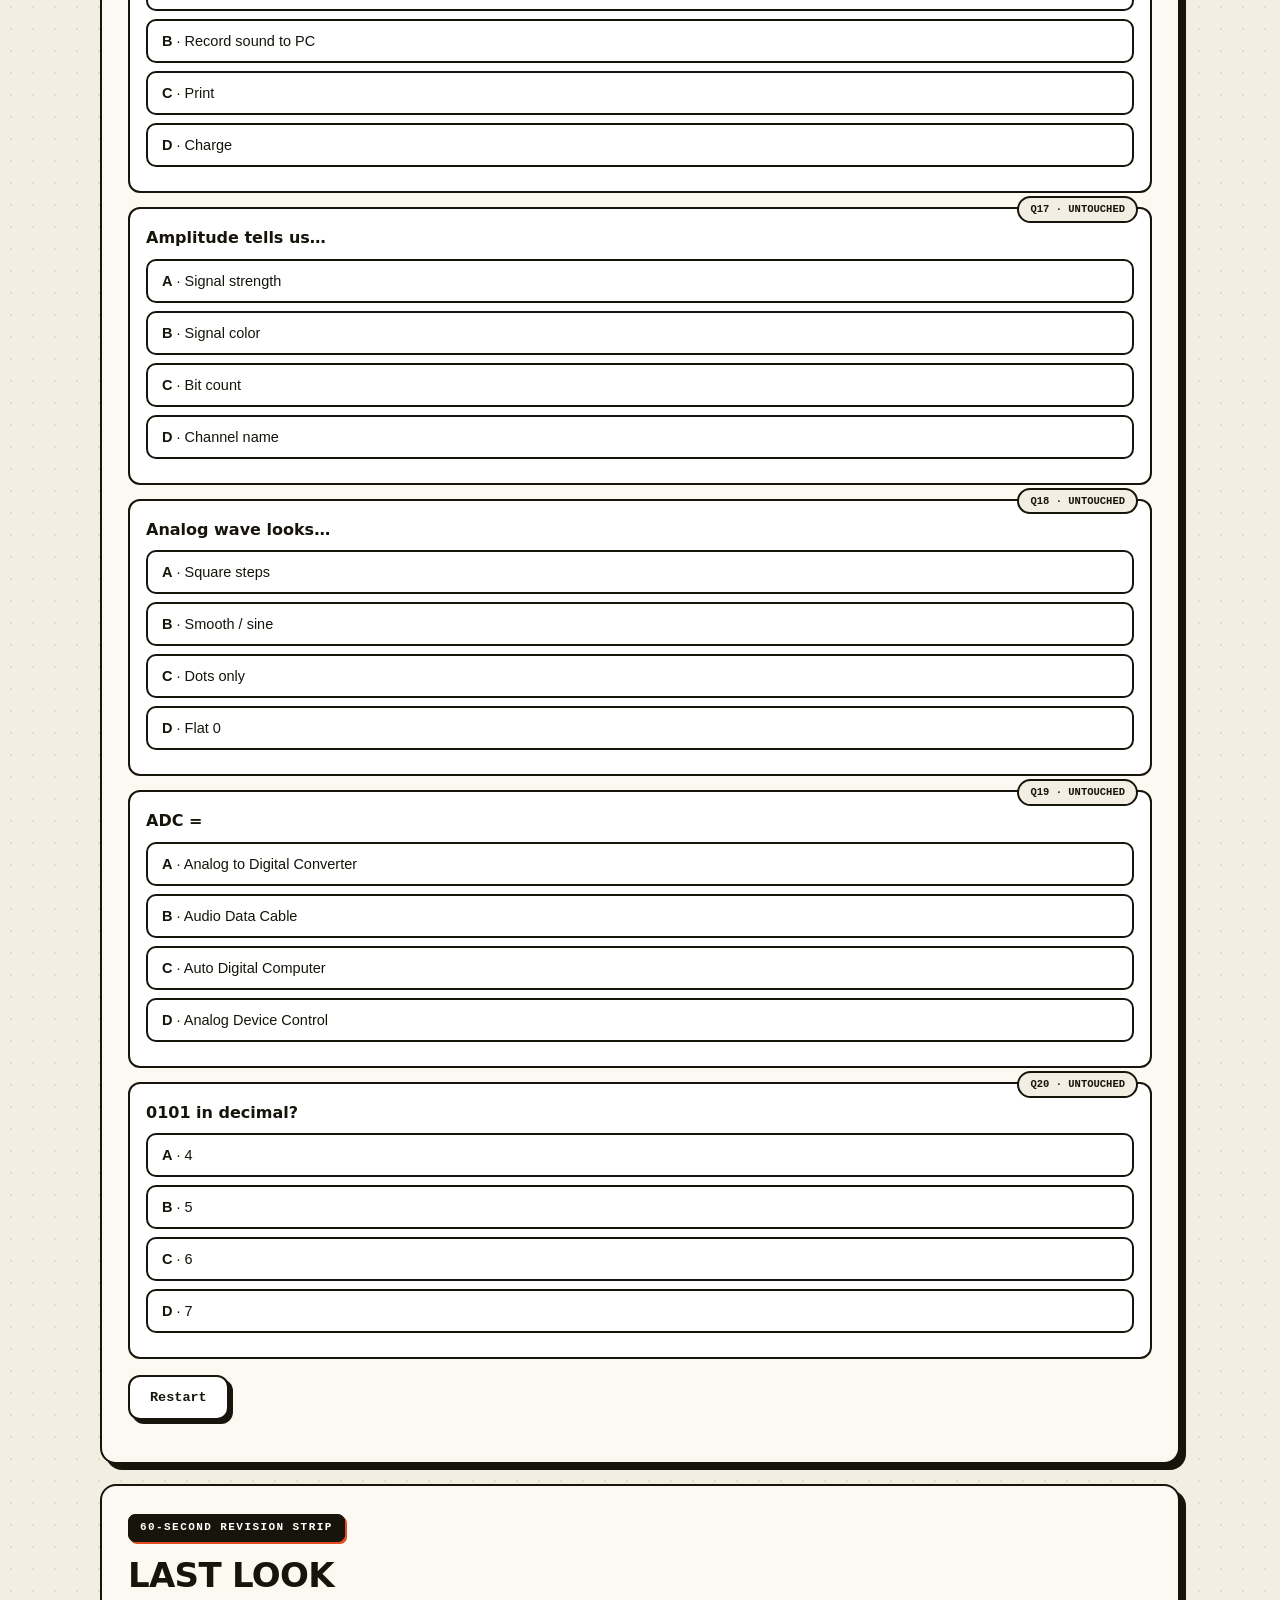
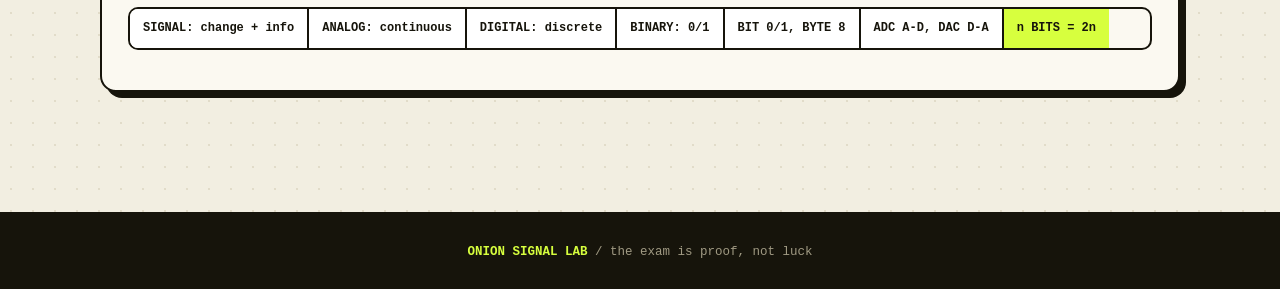
<file: exam.html>
<!DOCTYPE html><html lang="en"><head><meta charset="UTF-8"><meta name="viewport" content="width=device-width,initial-scale=1">
<title>Final Exam — Onion Signal Lab</title><link rel="stylesheet" href="style.css?v=8"></head>
<body data-lang="both">
<header class="top"><div class="top-in">
<a class="brand" href="index.html"><svg viewBox="0 0 40 40" aria-hidden="true"><circle cx="20" cy="20" r="17" fill="#d7ff3e" stroke="#16140b" stroke-width="2.5"/><path d="M20 6 C12 14 10 24 20 34 C30 24 28 14 20 6Z" fill="none" stroke="#16140b" stroke-width="2.5"/><path d="M20 12 C15 18 14 25 20 30" fill="none" stroke="#e14d1f" stroke-width="2.5"/></svg><span><b>ONION SIGNAL LAB</b><small>FINAL / TIMED</small></span></a>
<nav class="pages"><a href="index.html">Home</a><a href="learn.html">Notes</a><a href="levels.html">Levels</a><a href="lab.html">Lab</a><a href="quiz.html">Quiz</a><a href="exam.html">Exam</a></nav>
<div class="top-right"><div class="xp-pill">XP <i id="xpVal">0 XP</i><span id="rankVal"></span></div>
<div class="searchwrap"><input id="sin" type="search" placeholder="search…"><div id="sdrop"></div></div>
<div class="lang"><button data-l="en">EN</button><button data-l="both" class="on">EN+NE</button><button data-l="ne">NE</button></div></div>
</div></header>
<div class="wrap">
<div id="examMode"></div>
<div class="panel quiz-head"><span class="fig rust">FINAL — 20 QUESTIONS / 15:00</span><h2>Timed Exam <span class="thin" id="tcount">15:00 remaining</span></h2>
<p class="small">Twenty questions drawn from the full bank. Auto-submits at zero. Pass mark 50%, distinction 90%. A pass earns <b>+200 XP</b>.</p>
<div class="hud"><div class="hud-row"><span id="hcount">0 / 20 answered</span><span id="hscore">0 right</span></div><div class="bar"><div class="bar-fill" id="hfill"></div></div></div>
<div id="qbox"></div>
<p><button class="btn paper" id="retry" type="button">Restart</button> <span id="score" role="status"></span></p>
<div class="cert" id="cert" style="display:none;margin-top:16px"><span class="fig lime">ONION SIGNAL LAB / CERTIFICATE</span><h2 id="certGrade">0/20</h2><p id="certRank"></p><p class="small">Analog and Digital Signals / Class 10 / peel, learn, practise, master</p><p><a class="btn solid" href="index.html">Back to Home</a></p></div>
</div>
<div class="panel"><span class="fig">60-SECOND REVISION STRIP</span><h2>Last look</h2>
<div class="chain"><span>SIGNAL: change + info</span><span>ANALOG: continuous</span><span>DIGITAL: discrete</span><span>BINARY: 0/1</span><span>BIT 0/1, BYTE 8</span><span>ADC A-D, DAC D-A</span><span>n BITS = 2n</span></div></div>
</div>
<div id="stamp" aria-hidden="true"><span id="stampTxt">CORRECT</span></div><div id="toast" role="status"></div>
<footer><b>ONION SIGNAL LAB</b> / the exam is proof, not luck</footer>
<script src="app.js?v=8"></script></body></html>
</file>
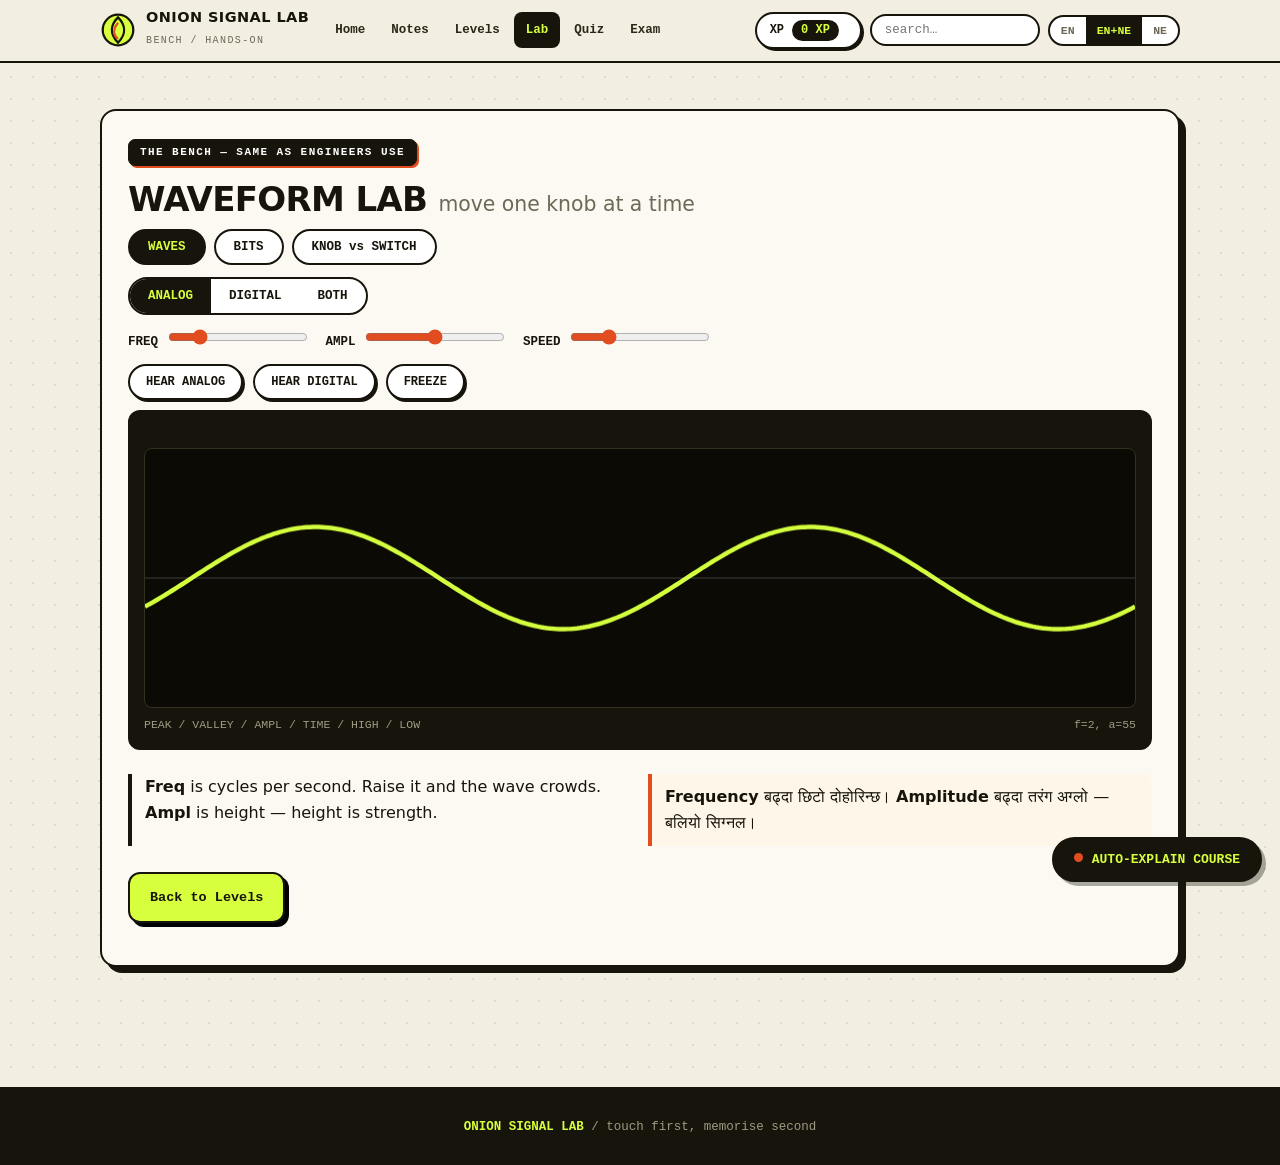
<file: lab.html>
<!DOCTYPE html><html lang="en"><head><meta charset="UTF-8"><meta name="viewport" content="width=device-width,initial-scale=1">
<title>Lab — Onion Signal Lab</title><link rel="stylesheet" href="style.css?v=8"></head>
<body data-lang="both">
<header class="top"><div class="top-in">
<a class="brand" href="index.html"><svg viewBox="0 0 40 40" aria-hidden="true"><circle cx="20" cy="20" r="17" fill="#d7ff3e" stroke="#16140b" stroke-width="2.5"/><path d="M20 6 C12 14 10 24 20 34 C30 24 28 14 20 6Z" fill="none" stroke="#16140b" stroke-width="2.5"/><path d="M20 12 C15 18 14 25 20 30" fill="none" stroke="#e14d1f" stroke-width="2.5"/></svg><span><b>ONION SIGNAL LAB</b><small>BENCH / HANDS-ON</small></span></a>
<nav class="pages"><a href="index.html">Home</a><a href="learn.html">Notes</a><a href="levels.html">Levels</a><a href="lab.html">Lab</a><a href="quiz.html">Quiz</a><a href="exam.html">Exam</a></nav>
<div class="top-right"><div class="xp-pill">XP <i id="xpVal">0 XP</i><span id="rankVal"></span></div>
<div class="searchwrap"><input id="sin" type="search" placeholder="search…"><div id="sdrop"></div></div>
<div class="lang"><button data-l="en">EN</button><button data-l="both" class="on">EN+NE</button><button data-l="ne">NE</button></div></div>
</div></header>
<div class="wrap">
<div class="panel"><span class="fig">THE BENCH — SAME AS ENGINEERS USE</span><h2>Waveform Lab <span class="thin">move one knob at a time</span></h2>
<div class="tabs"><button class="tabbtn on" data-tab="waves">WAVES</button><button class="tabbtn" data-tab="bits">BITS</button><button class="tabbtn" data-tab="compare">KNOB vs SWITCH</button></div>
<div data-pane="waves">
<div class="seg"><button data-t="analog" class="on">ANALOG</button><button data-t="digital">DIGITAL</button><button data-t="both">BOTH</button></div>
<div class="toolbar"><label>FREQ <input type="range" id="f" min="1" max="6" step="0.5" value="2"></label><label>AMPL <input type="range" id="a" min="20" max="90" value="55"></label><label>SPEED <input type="range" id="s" min="1" max="5" step="0.5" value="2.2"></label></div>
<div class="knobs"><button type="button" class="knobbtn" data-hear="sine" data-label="HEAR ANALOG">HEAR ANALOG</button><button type="button" class="knobbtn" data-hear="square" data-label="HEAR DIGITAL">HEAR DIGITAL</button><button type="button" class="knobbtn" id="freeze">FREEZE</button></div>
<div class="darkbox"><canvas class="screen" id="labScope" style="height:260px"></canvas>
<div class="scope-cap"><span>PEAK / VALLEY / AMPL / TIME / HIGH / LOW</span><span>f=2, a=55</span></div></div>
<div class="grid2" style="margin-top:12px"><div class="en"><b>Freq</b> is cycles per second. Raise it and the wave crowds. <b>Ampl</b> is height — height is strength.</div><div class="ne"><b>Frequency</b> बढ्दा छिटो दोहोरिन्छ। <b>Amplitude</b> बढ्दा तरंग अग्लो — बलियो सिग्नल।</div></div>
</div>
<div data-pane="bits" style="display:none">
<h3>Four-bit explorer — build the number</h3>
<div class="bits" id="bitsLab"><button class="bit">0</button><button class="bit">0</button><button class="bit">0</button><button class="bit">0</button></div>
<div><span class="readout">BIN <span id="boutLab">0000</span> / DEC <span id="doutLab">0</span> / 2^4 = 16</span></div>
<p class="small">Drill: make <b>5, then 10, then 15, then 7</b>. Weights 8, 4, 2, 1.</p>
</div>
<div data-pane="compare" style="display:none">
<div class="grid2"><div class="darkbox">ANALOG — dimmer<canvas id="cmpA"></canvas></div>
<div class="darkbox">DIGITAL — wall switch<canvas id="cmpD"></canvas></div></div>
<p class="small">Gradual turn is continuous. On-or-off is discrete.</p>
</div>
<p style="margin-top:14px"><a class="btn solid" href="levels.html">Back to Levels</a></p>
</div>
</div>
<div id="toast" role="status"></div>
<footer><b>ONION SIGNAL LAB</b> / touch first, memorise second</footer>
<script src="app.js?v=8"></script></body></html>
</file>
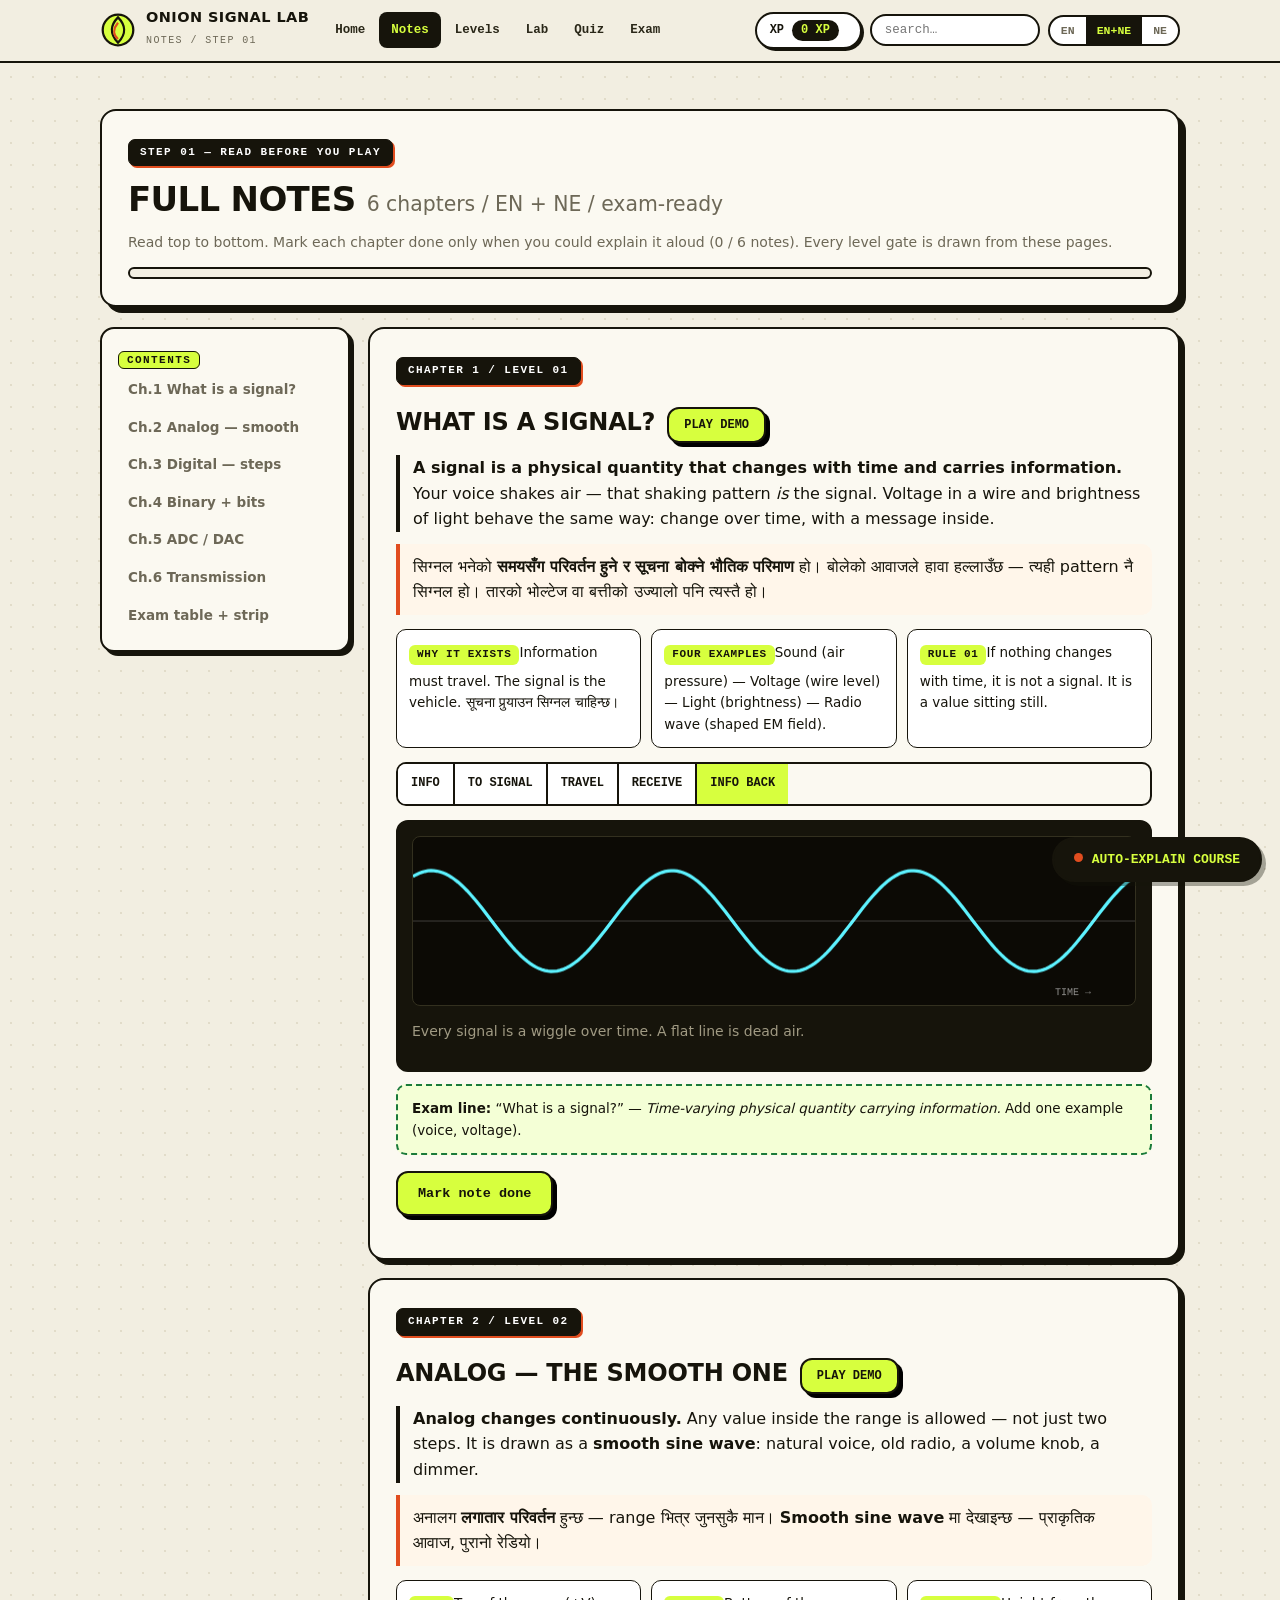
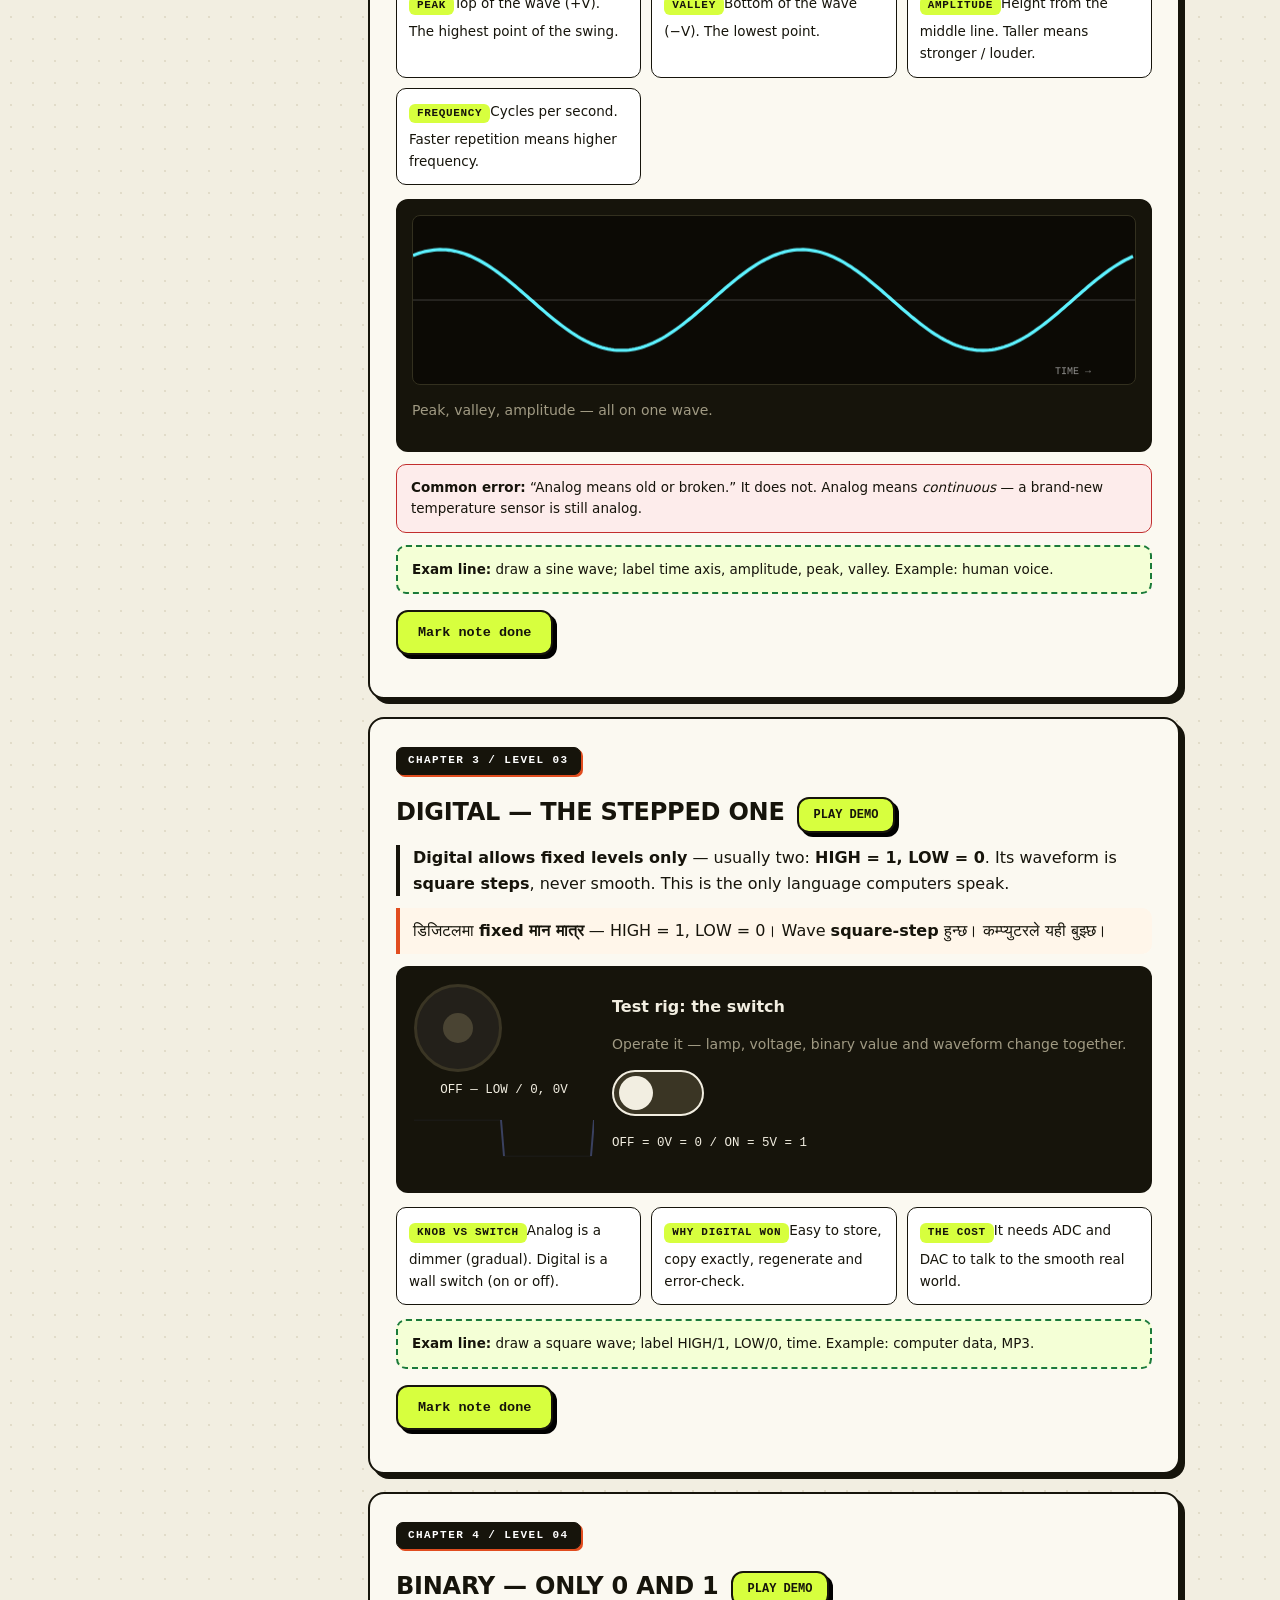
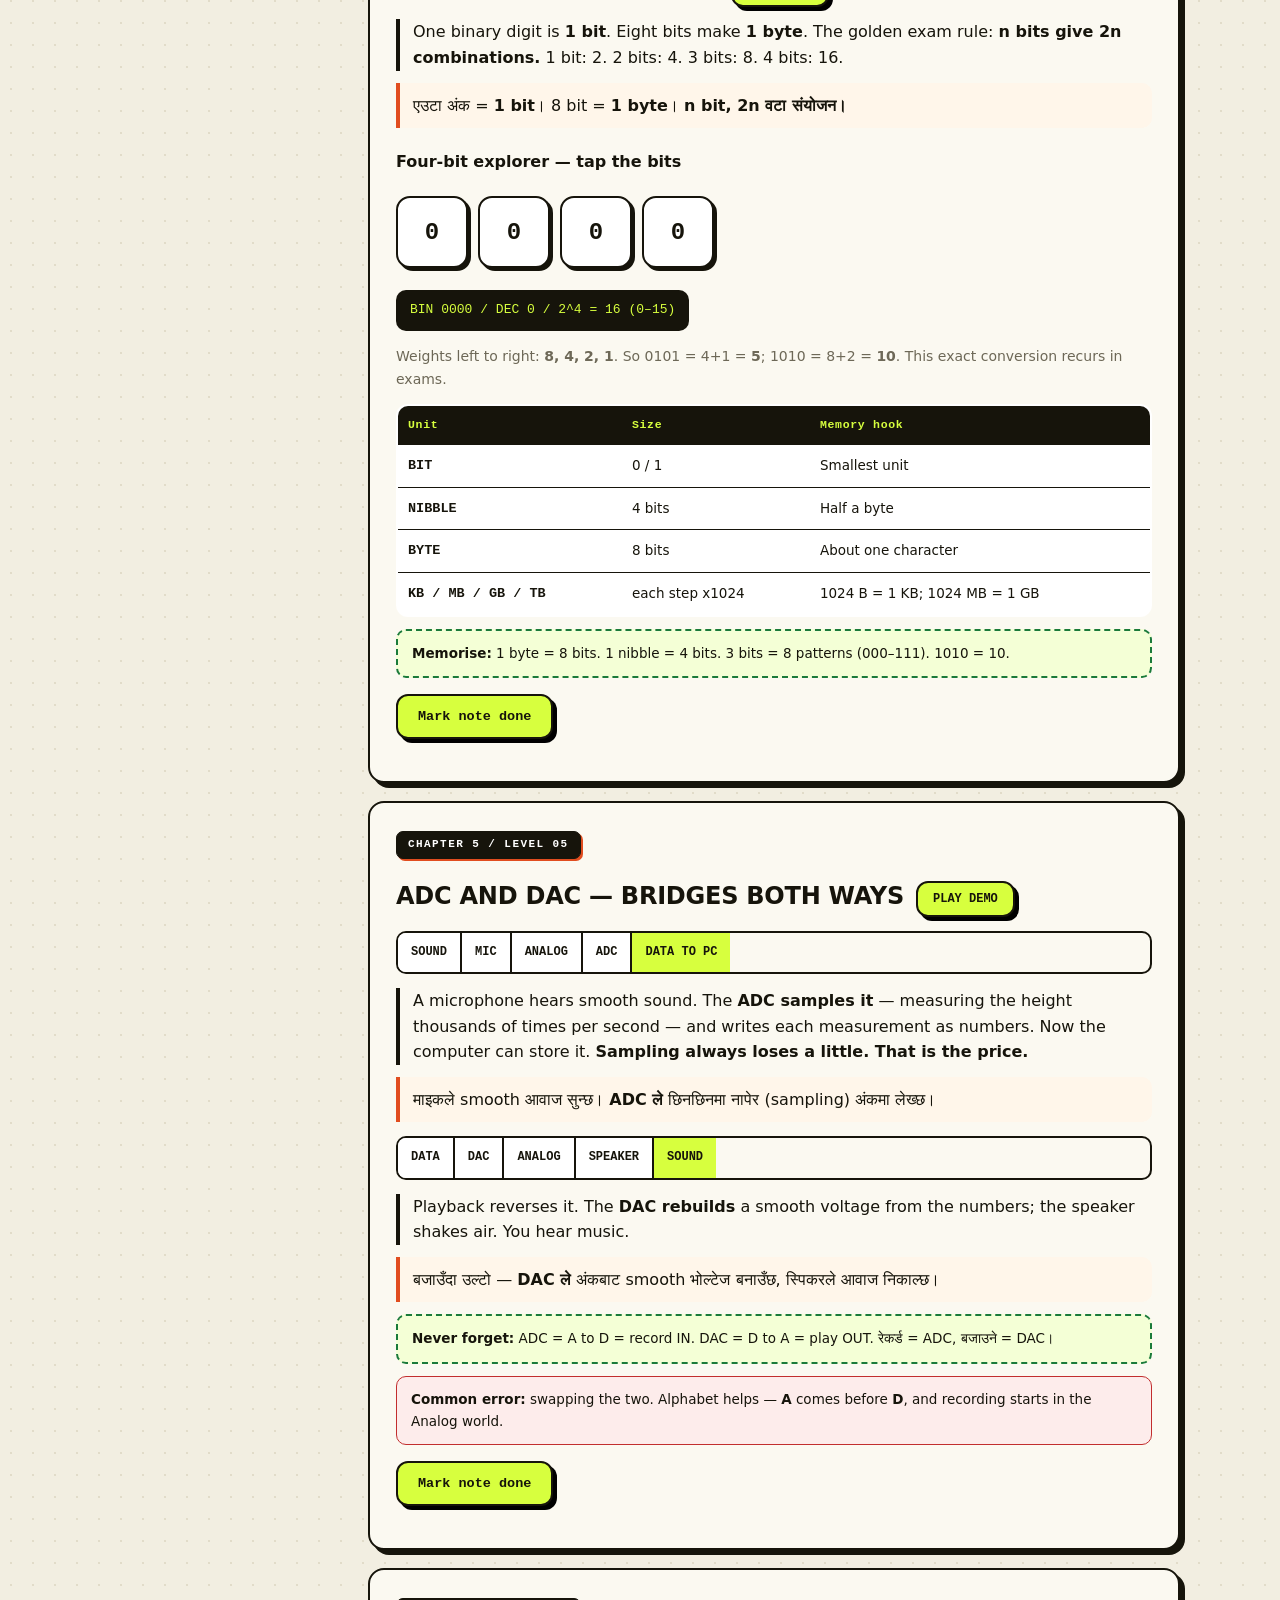
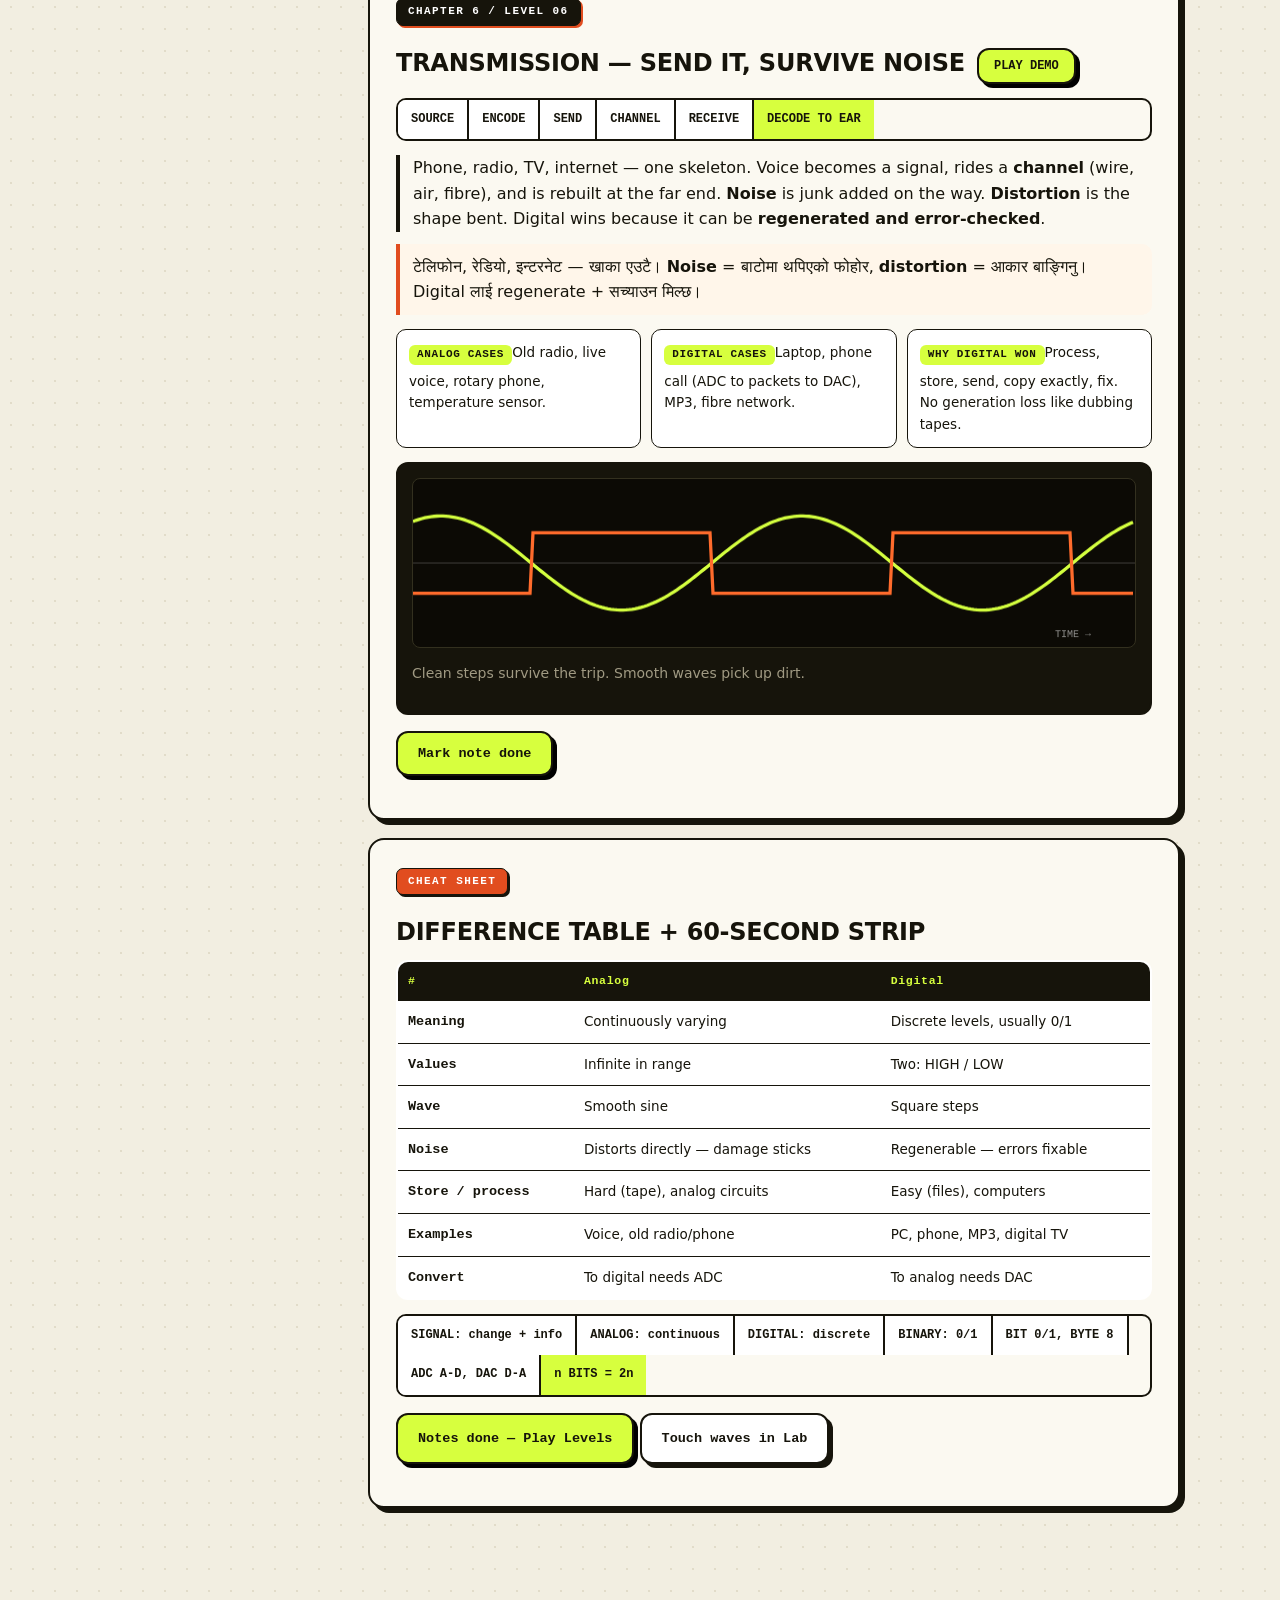
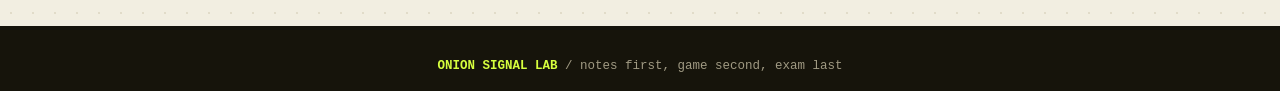
<file: learn.html>
<!DOCTYPE html><html lang="en"><head><meta charset="UTF-8"><meta name="viewport" content="width=device-width,initial-scale=1">
<title>Notes — Onion Signal Lab</title><link rel="stylesheet" href="style.css?v=8"></head>
<body data-lang="both">
<header class="top"><div class="top-in">
<a class="brand" href="index.html"><svg viewBox="0 0 40 40" aria-hidden="true"><circle cx="20" cy="20" r="17" fill="#d7ff3e" stroke="#16140b" stroke-width="2.5"/><path d="M20 6 C12 14 10 24 20 34 C30 24 28 14 20 6Z" fill="none" stroke="#16140b" stroke-width="2.5"/><path d="M20 12 C15 18 14 25 20 30" fill="none" stroke="#e14d1f" stroke-width="2.5"/></svg><span><b>ONION SIGNAL LAB</b><small>NOTES / STEP 01</small></span></a>
<nav class="pages"><a href="index.html">Home</a><a href="learn.html">Notes</a><a href="levels.html">Levels</a><a href="lab.html">Lab</a><a href="quiz.html">Quiz</a><a href="exam.html">Exam</a></nav>
<div class="top-right"><div class="xp-pill">XP <i id="xpVal">0 XP</i><span id="rankVal"></span></div>
<div class="searchwrap"><input id="sin" type="search" placeholder="search…"><div id="sdrop"></div></div>
<div class="lang"><button data-l="en">EN</button><button data-l="both" class="on">EN+NE</button><button data-l="ne">NE</button></div></div>
</div></header>
<div class="wrap">
<div class="panel"><span class="fig">STEP 01 — READ BEFORE YOU PLAY</span><h2>Full Notes <span class="thin">6 chapters / EN + NE / exam-ready</span></h2>
<p class="small">Read top to bottom. Mark each chapter done only when you could explain it aloud (<span id="noteCount">0 / 6 notes</span>). Every level gate is drawn from these pages.</p>
<div class="bar"><div class="bar-fill" id="pathfill"></div></div></div>
<div class="learn-layout">
<nav class="toc"><b>CONTENTS</b>
<a href="#c1">Ch.1 What is a signal?</a><a href="#c2">Ch.2 Analog — smooth</a><a href="#c3">Ch.3 Digital — steps</a><a href="#c4">Ch.4 Binary + bits</a><a href="#c5">Ch.5 ADC / DAC</a><a href="#c6">Ch.6 Transmission</a><a href="#c7">Exam table + strip</a>
</nav>
<div>
<section class="chapter" id="c1"><span class="fig">CHAPTER 1 / LEVEL 01</span><h3>What is a signal?</h3>
<div class="en"><b>A signal is a physical quantity that changes with time and carries information.</b> Your voice shakes air — that shaking pattern <i>is</i> the signal. Voltage in a wire and brightness of light behave the same way: change over time, with a message inside.</div>
<div class="ne">सिग्नल भनेको <b>समयसँग परिवर्तन हुने र सूचना बोक्ने भौतिक परिमाण</b> हो। बोलेको आवाजले हावा हल्लाउँछ — त्यही pattern नै सिग्नल हो। तारको भोल्टेज वा बत्तीको उज्यालो पनि त्यस्तै हो।</div>
<div class="kv"><div><b>WHY IT EXISTS</b>Information must travel. The signal is the vehicle. सूचना पुर्‍याउन सिग्नल चाहिन्छ।</div><div><b>FOUR EXAMPLES</b>Sound (air pressure) — Voltage (wire level) — Light (brightness) — Radio wave (shaped EM field).</div><div><b>RULE 01</b>If nothing changes with time, it is not a signal. It is a value sitting still.</div></div>
<div class="chain"><span>INFO</span><span>TO SIGNAL</span><span>TRAVEL</span><span>RECEIVE</span><span>INFO BACK</span></div>
<div class="darkbox"><canvas id="chainScope"></canvas><p class="small" style="color:#a09a83">Every signal is a wiggle over time. A flat line is dead air.</p></div>
<div class="exam-tip"><b>Exam line:</b> “What is a signal?” — <i>Time-varying physical quantity carrying information.</i> Add one example (voice, voltage).</div>
<p><button class="btn solid" data-note-done="c1">Mark note done</button></p></section>

<section class="chapter" id="c2"><span class="fig">CHAPTER 2 / LEVEL 02</span><h3>Analog — the smooth one</h3>
<div class="en"><b>Analog changes continuously.</b> Any value inside the range is allowed — not just two steps. It is drawn as a <b>smooth sine wave</b>: natural voice, old radio, a volume knob, a dimmer.</div>
<div class="ne">अनालग <b>लगातार परिवर्तन</b> हुन्छ — range भित्र जुनसुकै मान। <b>Smooth sine wave</b> मा देखाइन्छ — प्राकृतिक आवाज, पुरानो रेडियो।</div>
<div class="kv"><div><b>PEAK</b>Top of the wave (+V). The highest point of the swing.</div><div><b>VALLEY</b>Bottom of the wave (−V). The lowest point.</div><div><b>AMPLITUDE</b>Height from the middle line. Taller means stronger / louder.</div><div><b>FREQUENCY</b>Cycles per second. Faster repetition means higher frequency.</div></div>
<div class="darkbox"><canvas id="anaScope"></canvas><p class="small" style="color:#a09a83">Peak, valley, amplitude — all on one wave.</p></div>
<div class="myth"><b>Common error:</b> “Analog means old or broken.” It does not. Analog means <i>continuous</i> — a brand-new temperature sensor is still analog.</div>
<div class="exam-tip"><b>Exam line:</b> draw a sine wave; label time axis, amplitude, peak, valley. Example: human voice.</div>
<p><button class="btn solid" data-note-done="c2">Mark note done</button></p></section>

<section class="chapter" id="c3"><span class="fig">CHAPTER 3 / LEVEL 03</span><h3>Digital — the stepped one</h3>
<div class="en"><b>Digital allows fixed levels only</b> — usually two: <b>HIGH = 1, LOW = 0</b>. Its waveform is <b>square steps</b>, never smooth. This is the only language computers speak.</div>
<div class="ne">डिजिटलमा <b>fixed मान मात्र</b> — HIGH = 1, LOW = 0। Wave <b>square-step</b> हुन्छ। कम्प्युटरले यही बुझ्छ।</div>
<div class="bulbring"><div style="text-align:center"><div class="bulb" id="bulb"></div><div id="bstate" style="font-family:var(--mono);font-size:12.5px;margin-top:8px">OFF — LOW / 0, 0V</div><canvas id="bulbScope" style="width:180px;height:60px;margin-top:8px"></canvas></div>
<div><b>Test rig: the switch</b><p class="small" style="color:#a09a83">Operate it — lamp, voltage, binary value and waveform change together.</p><button class="sw" id="sw" role="switch" aria-checked="false" aria-label="Toggle"></button><p style="font-family:var(--mono);font-size:12.5px">OFF = 0V = 0 / ON = 5V = 1</p></div></div>
<div class="kv"><div><b>KNOB VS SWITCH</b>Analog is a dimmer (gradual). Digital is a wall switch (on or off).</div><div><b>WHY DIGITAL WON</b>Easy to store, copy exactly, regenerate and error-check.</div><div><b>THE COST</b>It needs ADC and DAC to talk to the smooth real world.</div></div>
<div class="exam-tip"><b>Exam line:</b> draw a square wave; label HIGH/1, LOW/0, time. Example: computer data, MP3.</div>
<p><button class="btn solid" data-note-done="c3">Mark note done</button></p></section>

<section class="chapter" id="c4"><span class="fig">CHAPTER 4 / LEVEL 04</span><h3>Binary — only 0 and 1</h3>
<div class="en">One binary digit is <b>1 bit</b>. Eight bits make <b>1 byte</b>. The golden exam rule: <b>n bits give 2n combinations.</b> 1 bit: 2. 2 bits: 4. 3 bits: 8. 4 bits: 16.</div>
<div class="ne">एउटा अंक = <b>1 bit</b>। 8 bit = <b>1 byte</b>। <b>n bit, 2n वटा संयोजन।</b></div>
<h4>Four-bit explorer — tap the bits</h4>
<div class="bits" id="bits"><button class="bit">0</button><button class="bit">0</button><button class="bit">0</button><button class="bit">0</button></div>
<div><span class="readout">BIN <span id="bout">0000</span> / DEC <span id="dout">0</span> / 2^4 = 16 (0–15)</span></div>
<p class="small">Weights left to right: <b>8, 4, 2, 1</b>. So 0101 = 4+1 = <b>5</b>; 1010 = 8+2 = <b>10</b>. This exact conversion recurs in exams.</p>
<table><tr><th>Unit</th><th>Size</th><th>Memory hook</th></tr>
<tr><td>BIT</td><td>0 / 1</td><td>Smallest unit</td></tr><tr><td>NIBBLE</td><td>4 bits</td><td>Half a byte</td></tr><tr><td>BYTE</td><td>8 bits</td><td>About one character</td></tr><tr><td>KB / MB / GB / TB</td><td>each step x1024</td><td>1024 B = 1 KB; 1024 MB = 1 GB</td></tr></table>
<div class="exam-tip"><b>Memorise:</b> 1 byte = 8 bits. 1 nibble = 4 bits. 3 bits = 8 patterns (000–111). 1010 = 10.</div>
<p><button class="btn solid" data-note-done="c4">Mark note done</button></p></section>

<section class="chapter" id="c5"><span class="fig">CHAPTER 5 / LEVEL 05</span><h3>ADC and DAC — bridges both ways</h3>
<div class="chain"><span>SOUND</span><span>MIC</span><span>ANALOG</span><span>ADC</span><span>DATA TO PC</span></div>
<div class="en">A microphone hears smooth sound. The <b>ADC samples it</b> — measuring the height thousands of times per second — and writes each measurement as numbers. Now the computer can store it. <b>Sampling always loses a little. That is the price.</b></div>
<div class="ne">माइकले smooth आवाज सुन्छ। <b>ADC ले</b> छिनछिनमा नापेर (sampling) अंकमा लेख्छ।</div>
<div class="chain"><span>DATA</span><span>DAC</span><span>ANALOG</span><span>SPEAKER</span><span>SOUND</span></div>
<div class="en">Playback reverses it. The <b>DAC rebuilds</b> a smooth voltage from the numbers; the speaker shakes air. You hear music.</div>
<div class="ne">बजाउँदा उल्टो — <b>DAC ले</b> अंकबाट smooth भोल्टेज बनाउँछ, स्पिकरले आवाज निकाल्छ।</div>
<div class="exam-tip"><b>Never forget:</b> ADC = A to D = record IN. DAC = D to A = play OUT. रेकर्ड = ADC, बजाउने = DAC।</div>
<div class="myth"><b>Common error:</b> swapping the two. Alphabet helps — <b>A</b> comes before <b>D</b>, and recording starts in the Analog world.</div>
<p><button class="btn solid" data-note-done="c5">Mark note done</button></p></section>

<section class="chapter" id="c6"><span class="fig">CHAPTER 6 / LEVEL 06</span><h3>Transmission — send it, survive noise</h3>
<div class="chain"><span>SOURCE</span><span>ENCODE</span><span>SEND</span><span>CHANNEL</span><span>RECEIVE</span><span>DECODE TO EAR</span></div>
<div class="en">Phone, radio, TV, internet — one skeleton. Voice becomes a signal, rides a <b>channel</b> (wire, air, fibre), and is rebuilt at the far end. <b>Noise</b> is junk added on the way. <b>Distortion</b> is the shape bent. Digital wins because it can be <b>regenerated and error-checked</b>.</div>
<div class="ne">टेलिफोन, रेडियो, इन्टरनेट — खाका एउटै। <b>Noise</b> = बाटोमा थपिएको फोहोर, <b>distortion</b> = आकार बाङ्गिनु। Digital लाई regenerate + सच्याउन मिल्छ।</div>
<div class="kv"><div><b>ANALOG CASES</b>Old radio, live voice, rotary phone, temperature sensor.</div><div><b>DIGITAL CASES</b>Laptop, phone call (ADC to packets to DAC), MP3, fibre network.</div><div><b>WHY DIGITAL WON</b>Process, store, send, copy exactly, fix. No generation loss like dubbing tapes.</div></div>
<div class="darkbox"><canvas id="txScope"></canvas><p class="small" style="color:#a09a83">Clean steps survive the trip. Smooth waves pick up dirt.</p></div>
<p><button class="btn solid" data-note-done="c6">Mark note done</button></p></section>

<section class="chapter" id="c7"><span class="fig rust">CHEAT SHEET</span><h3>Difference table + 60-second strip</h3>
<div style="overflow:auto"><table><tr><th>#</th><th>Analog</th><th>Digital</th></tr>
<tr><td>Meaning</td><td>Continuously varying</td><td>Discrete levels, usually 0/1</td></tr>
<tr><td>Values</td><td>Infinite in range</td><td>Two: HIGH / LOW</td></tr>
<tr><td>Wave</td><td>Smooth sine</td><td>Square steps</td></tr>
<tr><td>Noise</td><td>Distorts directly — damage sticks</td><td>Regenerable — errors fixable</td></tr>
<tr><td>Store / process</td><td>Hard (tape), analog circuits</td><td>Easy (files), computers</td></tr>
<tr><td>Examples</td><td>Voice, old radio/phone</td><td>PC, phone, MP3, digital TV</td></tr>
<tr><td>Convert</td><td>To digital needs ADC</td><td>To analog needs DAC</td></tr></table></div>
<div class="chain"><span>SIGNAL: change + info</span><span>ANALOG: continuous</span><span>DIGITAL: discrete</span><span>BINARY: 0/1</span><span>BIT 0/1, BYTE 8</span><span>ADC A-D, DAC D-A</span><span>n BITS = 2n</span></div>
<p><a class="btn solid" href="levels.html">Notes done — Play Levels</a> <a class="btn paper" href="lab.html">Touch waves in Lab</a></p></section>
</div>
</div>
</div>
<div id="toast" role="status"></div>
<footer><b>ONION SIGNAL LAB</b> / notes first, game second, exam last</footer>
<script src="app.js?v=8"></script></body></html>
</file>
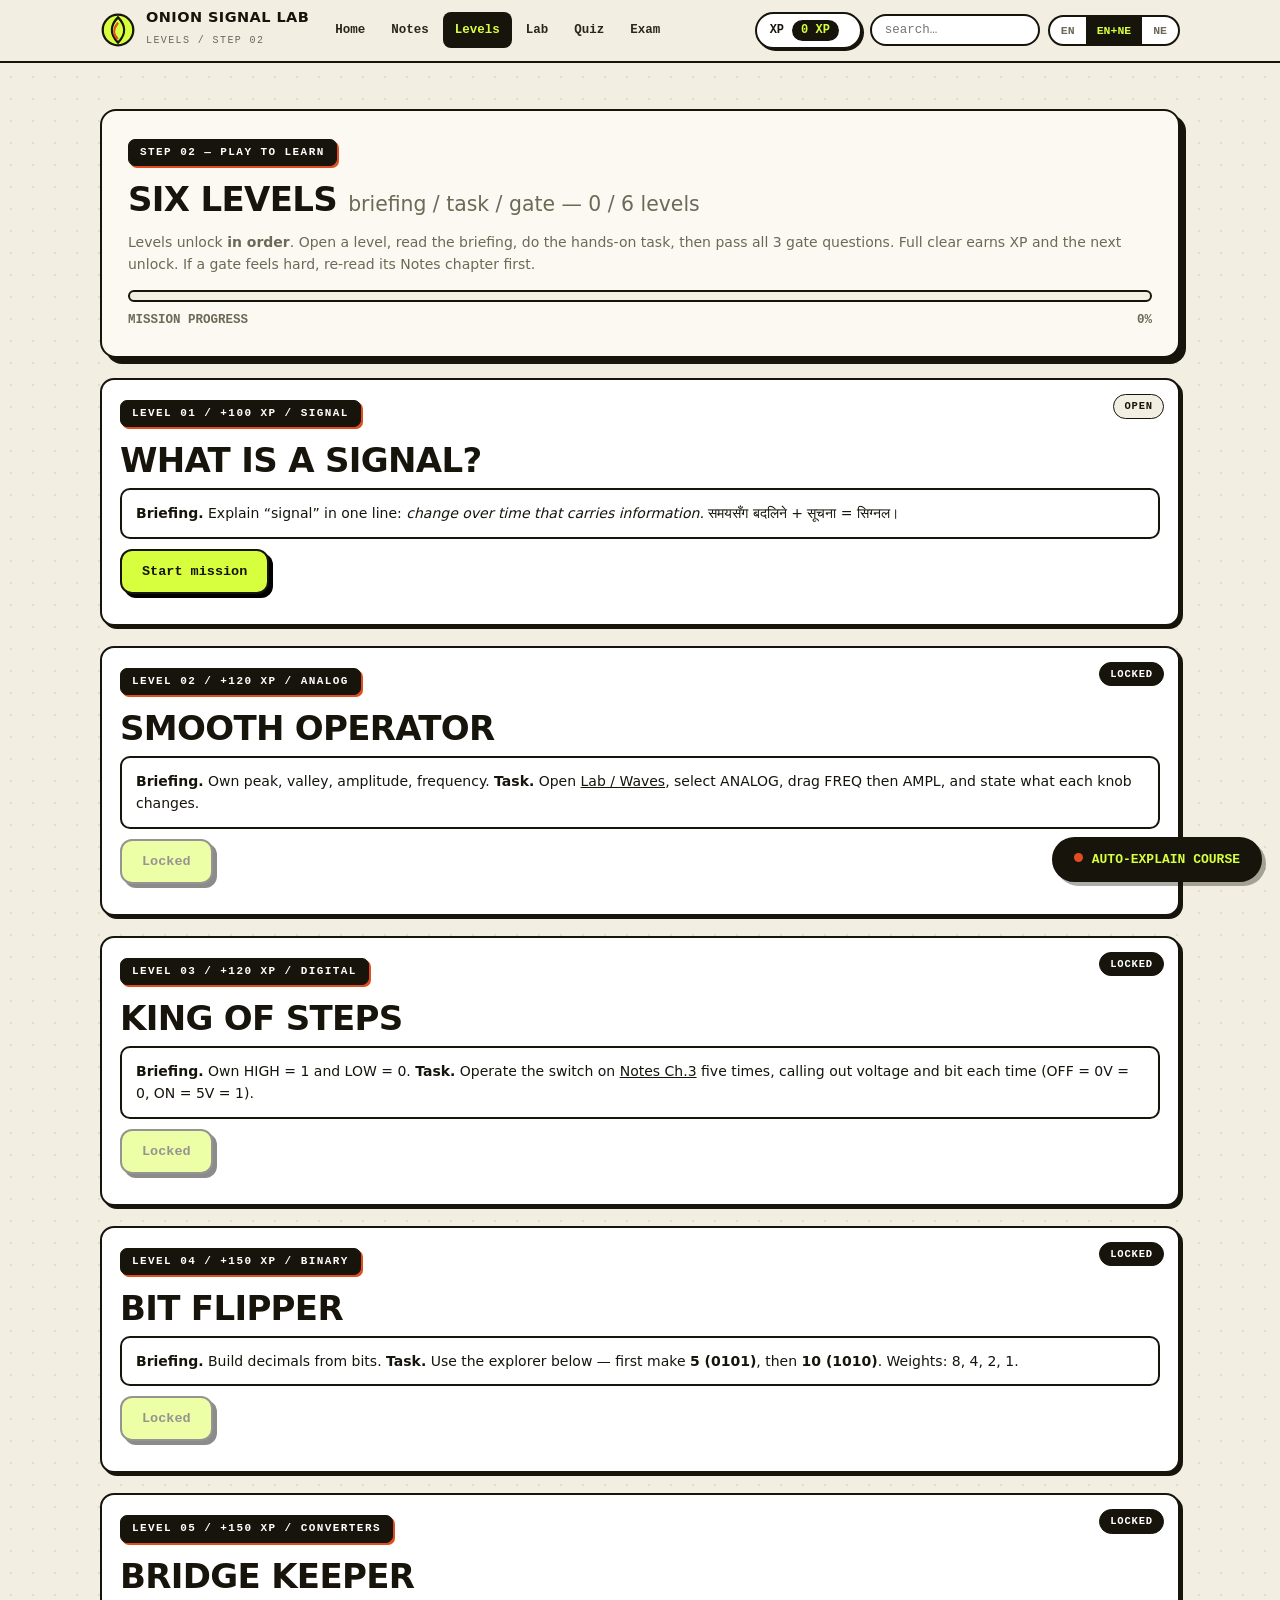
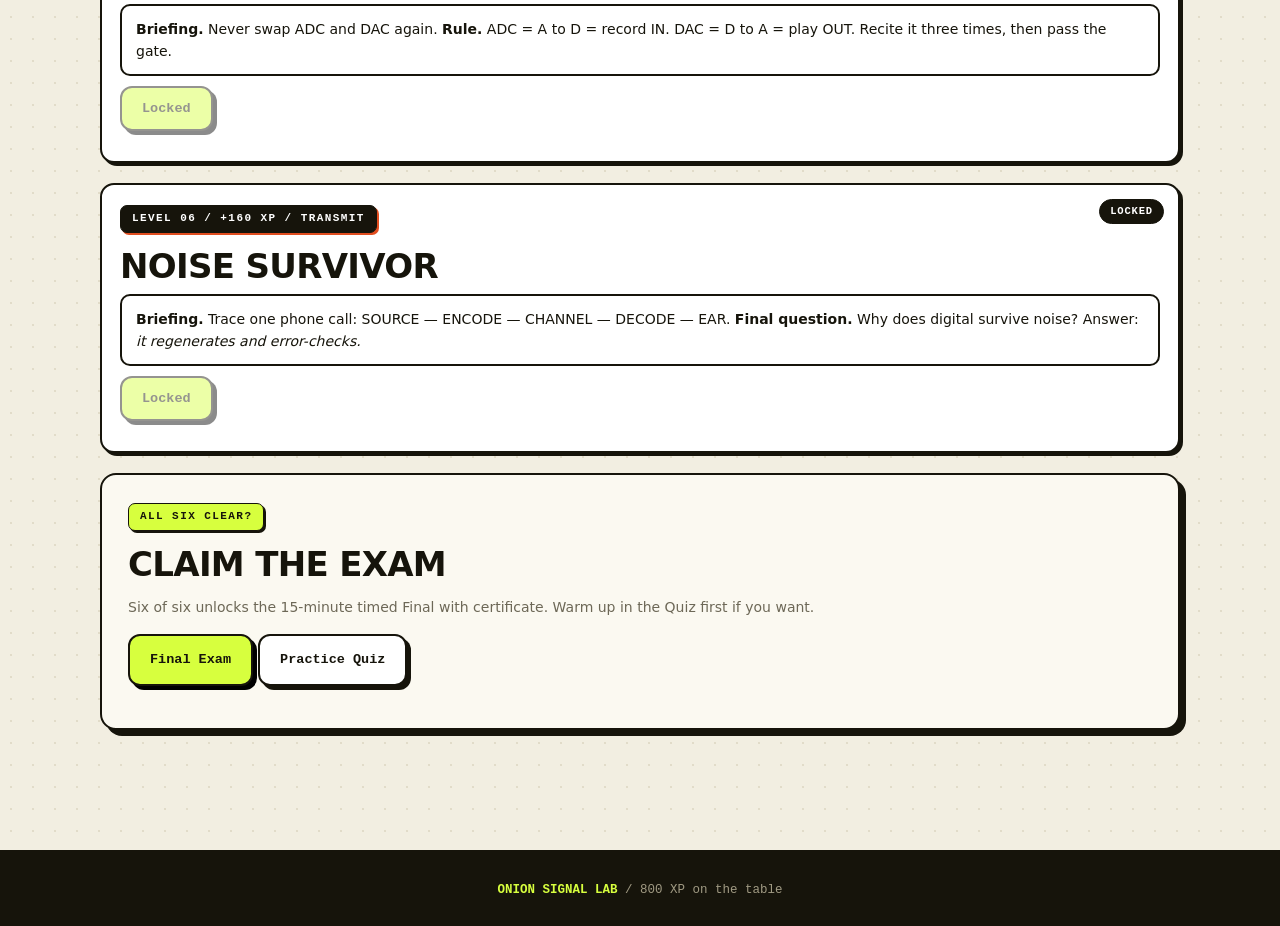
<file: levels.html>
<!DOCTYPE html><html lang="en"><head><meta charset="UTF-8"><meta name="viewport" content="width=device-width,initial-scale=1">
<title>Levels — Onion Signal Lab</title><link rel="stylesheet" href="style.css?v=8"></head>
<body data-lang="both">
<header class="top"><div class="top-in">
<a class="brand" href="index.html"><svg viewBox="0 0 40 40" aria-hidden="true"><circle cx="20" cy="20" r="17" fill="#d7ff3e" stroke="#16140b" stroke-width="2.5"/><path d="M20 6 C12 14 10 24 20 34 C30 24 28 14 20 6Z" fill="none" stroke="#16140b" stroke-width="2.5"/><path d="M20 12 C15 18 14 25 20 30" fill="none" stroke="#e14d1f" stroke-width="2.5"/></svg><span><b>ONION SIGNAL LAB</b><small>LEVELS / STEP 02</small></span></a>
<nav class="pages"><a href="index.html">Home</a><a href="learn.html">Notes</a><a href="levels.html">Levels</a><a href="lab.html">Lab</a><a href="quiz.html">Quiz</a><a href="exam.html">Exam</a></nav>
<div class="top-right"><div class="xp-pill">XP <i id="xpVal">0 XP</i><span id="rankVal"></span></div>
<div class="searchwrap"><input id="sin" type="search" placeholder="search…"><div id="sdrop"></div></div>
<div class="lang"><button data-l="en">EN</button><button data-l="both" class="on">EN+NE</button><button data-l="ne">NE</button></div></div>
</div></header>
<div class="wrap">
<div class="panel"><span class="fig">STEP 02 — PLAY TO LEARN</span><h2>Six Levels <span class="thin">briefing / task / gate — <span id="lvlCount">0 / 6 levels</span></span></h2>
<p class="small">Levels unlock <b>in order</b>. Open a level, read the briefing, do the hands-on task, then pass all 3 gate questions. Full clear earns XP and the next unlock. If a gate feels hard, re-read its Notes chapter first.</p>
<div class="bar"><div class="bar-fill" id="pathfill"></div></div><div class="progress-row"><span>MISSION PROGRESS</span><span id="pathPct">0%</span></div>
</div>

<div class="panel lvl" data-level="L1">
<span class="status">OPEN</span><span class="fig">LEVEL 01 / +100 XP / SIGNAL</span><h2>What is a signal?</h2>
<div class="mission"><b>Briefing.</b> Explain “signal” in one line: <i>change over time that carries information.</i> समयसँग बदलिने + सूचना = सिग्नल।</div>
<div class="level-play"><p class="small"><b>Task.</b> Recite the chain aloud: INFO — SIGNAL — TRAVEL — RECEIVE — INFO. Then pass the gate, 3 of 3.</p><div data-gate></div><p data-gatemsg></p>
<p><a class="btn paper" href="learn.html#c1">Re-read Ch.1</a></p></div>
<p><button class="btn solid" data-open>Start mission</button></p>
</div>

<div class="panel lvl" data-level="L2">
<span class="status">LOCKED</span><span class="fig">LEVEL 02 / +120 XP / ANALOG</span><h2>Smooth operator</h2>
<div class="mission"><b>Briefing.</b> Own peak, valley, amplitude, frequency. <b>Task.</b> Open <a href="lab.html">Lab / Waves</a>, select ANALOG, drag FREQ then AMPL, and state what each knob changes.</div>
<div class="level-play"><div data-gate></div><p data-gatemsg></p><p><a class="btn paper" href="learn.html#c2">Re-read Ch.2</a></p></div>
<p><button class="btn solid" data-open>Start mission</button></p>
</div>

<div class="panel lvl" data-level="L3">
<span class="status">LOCKED</span><span class="fig">LEVEL 03 / +120 XP / DIGITAL</span><h2>King of steps</h2>
<div class="mission"><b>Briefing.</b> Own HIGH = 1 and LOW = 0. <b>Task.</b> Operate the switch on <a href="learn.html#c3">Notes Ch.3</a> five times, calling out voltage and bit each time (OFF = 0V = 0, ON = 5V = 1).</div>
<div class="level-play"><div data-gate></div><p data-gatemsg></p><p><a class="btn paper" href="learn.html#c3">Re-read Ch.3</a></p></div>
<p><button class="btn solid" data-open>Start mission</button></p>
</div>

<div class="panel lvl" data-level="L4">
<span class="status">LOCKED</span><span class="fig">LEVEL 04 / +150 XP / BINARY</span><h2>Bit flipper</h2>
<div class="mission"><b>Briefing.</b> Build decimals from bits. <b>Task.</b> Use the explorer below — first make <b>5 (0101)</b>, then <b>10 (1010)</b>. Weights: 8, 4, 2, 1.</div>
<div class="level-play">
<div class="bits" id="bitsL4"><button class="bit">0</button><button class="bit">0</button><button class="bit">0</button><button class="bit">0</button></div>
<div><span class="readout">BIN <span id="boutL4">0000</span> / DEC <span id="doutL4">0</span></span></div>
<p class="small">Exam rule: <b>n bits give 2n patterns</b>. 3 bits give 8 (000–111).</p>
<div data-gate></div><p data-gatemsg></p><p><a class="btn paper" href="learn.html#c4">Re-read Ch.4</a></p></div>
<p><button class="btn solid" data-open>Start mission</button></p>
</div>

<div class="panel lvl" data-level="L5">
<span class="status">LOCKED</span><span class="fig">LEVEL 05 / +150 XP / CONVERTERS</span><h2>Bridge keeper</h2>
<div class="mission"><b>Briefing.</b> Never swap ADC and DAC again. <b>Rule.</b> ADC = A to D = record IN. DAC = D to A = play OUT. Recite it three times, then pass the gate.</div>
<div class="level-play"><div data-gate></div><p data-gatemsg></p><p><a class="btn paper" href="learn.html#c5">Re-read Ch.5</a></p></div>
<p><button class="btn solid" data-open>Start mission</button></p>
</div>

<div class="panel lvl" data-level="L6">
<span class="status">LOCKED</span><span class="fig">LEVEL 06 / +160 XP / TRANSMIT</span><h2>Noise survivor</h2>
<div class="mission"><b>Briefing.</b> Trace one phone call: SOURCE — ENCODE — CHANNEL — DECODE — EAR. <b>Final question.</b> Why does digital survive noise? Answer: <i>it regenerates and error-checks.</i></div>
<div class="level-play"><div data-gate></div><p data-gatemsg></p><p><a class="btn paper" href="learn.html#c6">Re-read Ch.6</a></p></div>
<p><button class="btn solid" data-open>Start mission</button></p>
</div>

<div class="panel"><span class="fig lime">ALL SIX CLEAR?</span><h2>Claim the exam</h2>
<p class="small">Six of six unlocks the 15-minute timed Final with certificate. Warm up in the Quiz first if you want.</p>
<p><a class="btn solid" href="exam.html" id="examGate">Final Exam</a> <a class="btn paper" href="quiz.html">Practice Quiz</a></p></div>
</div>
<div id="stamp" aria-hidden="true"><span id="stampTxt">CORRECT</span></div><div id="toast" role="status"></div>
<footer><b>ONION SIGNAL LAB</b> / 800 XP on the table</footer>
<script src="app.js?v=8"></script></body></html>
</file>
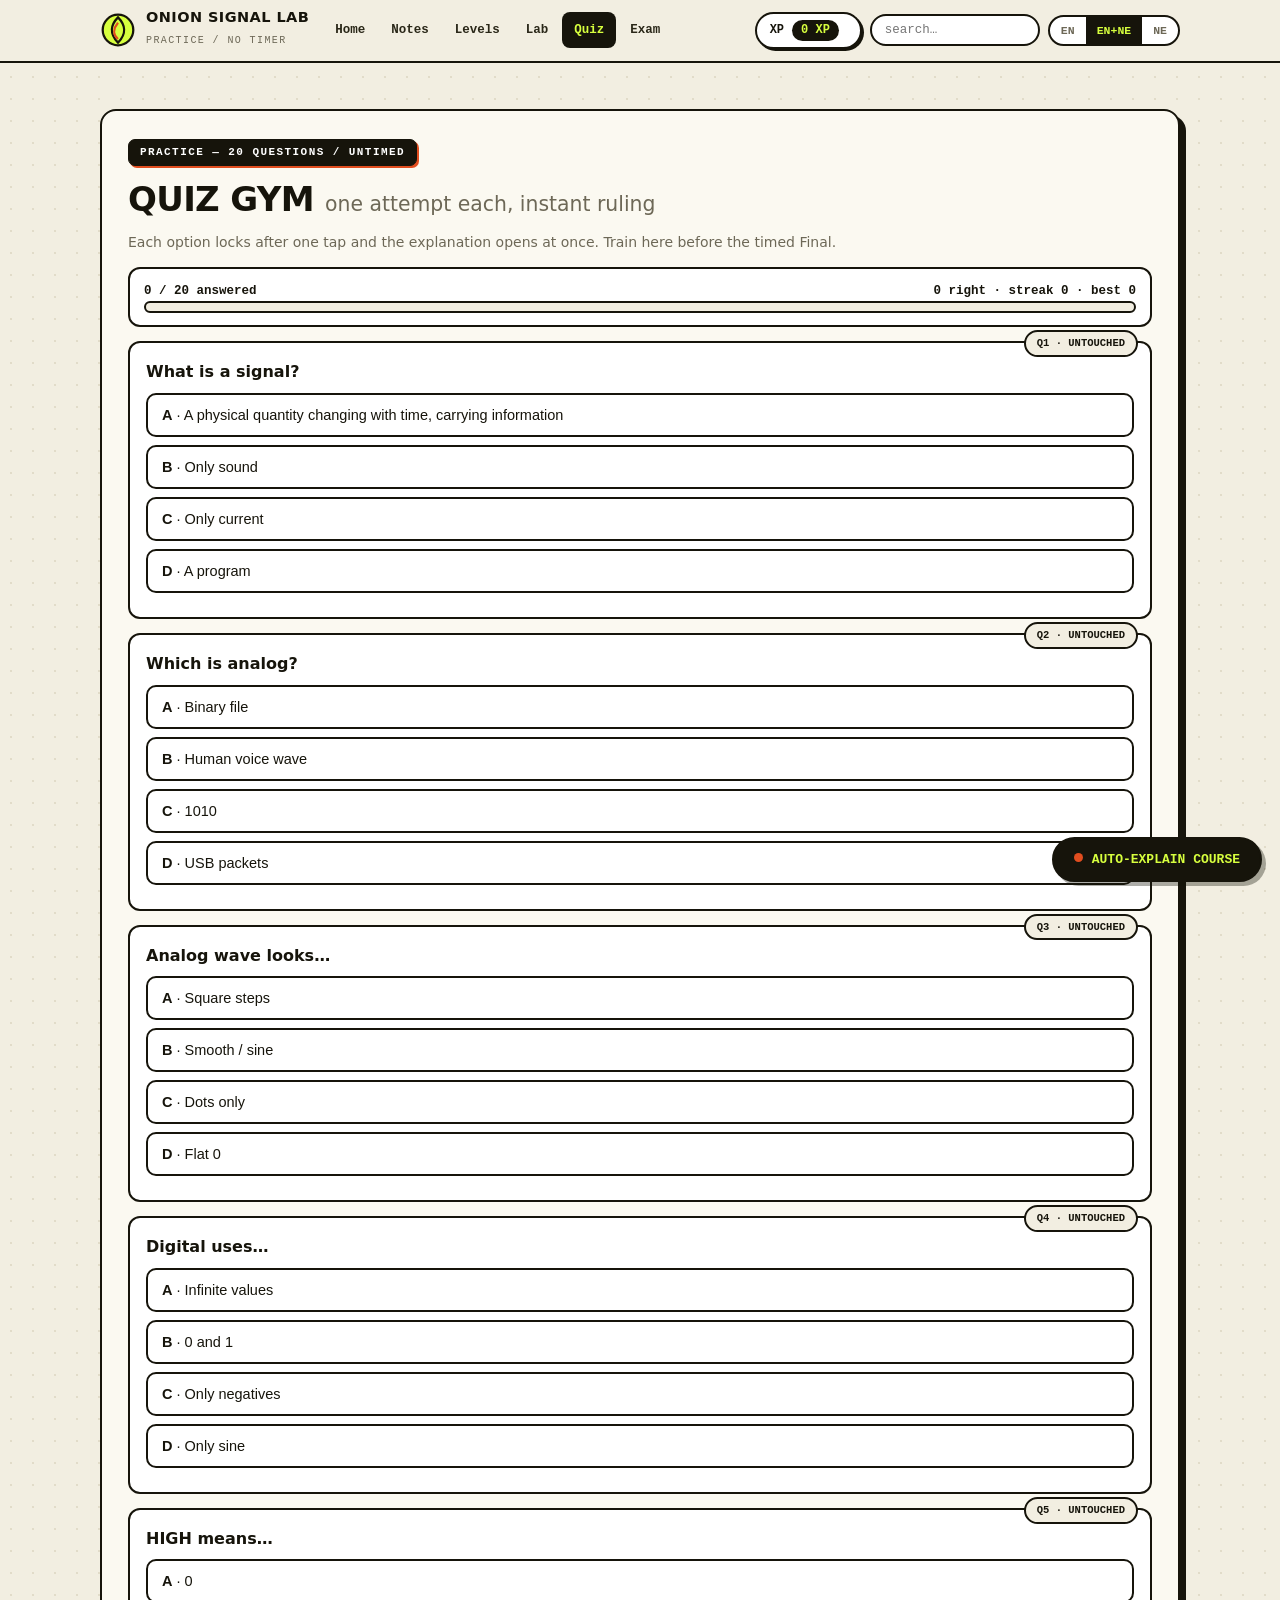
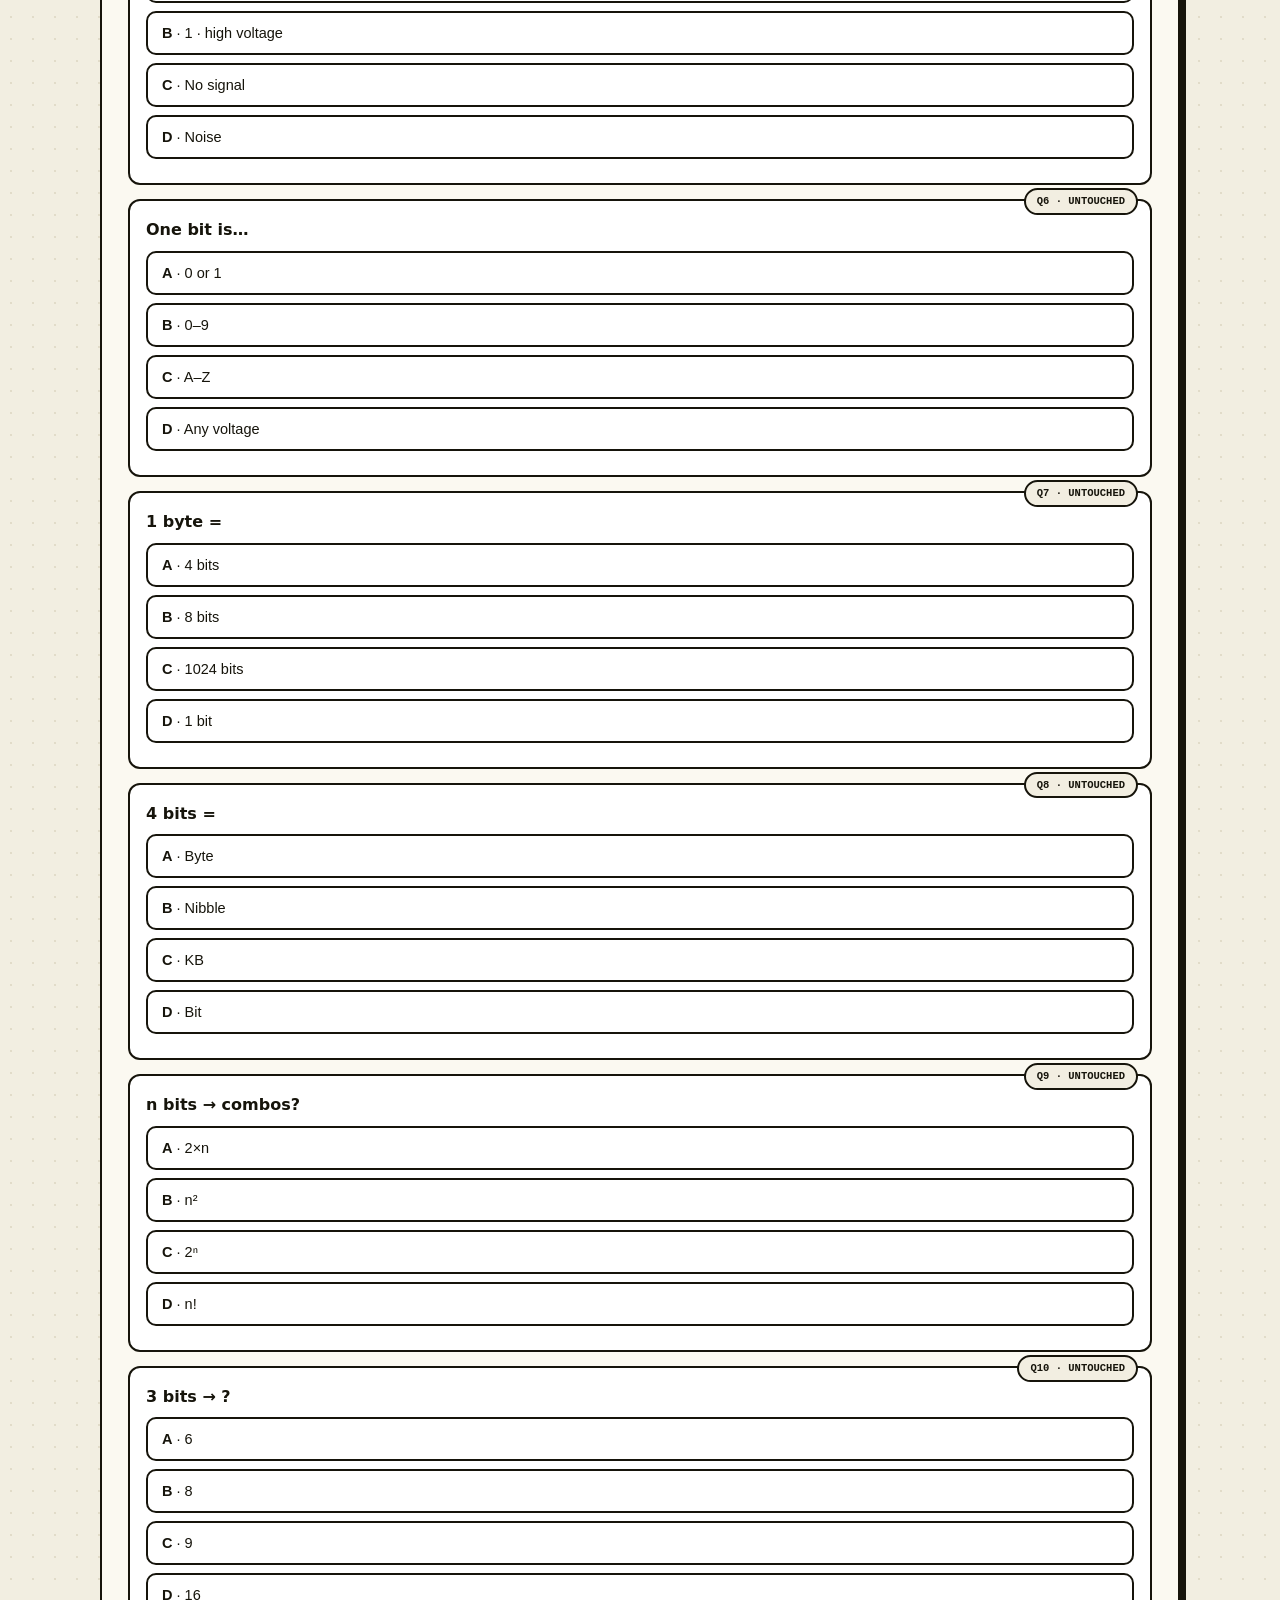
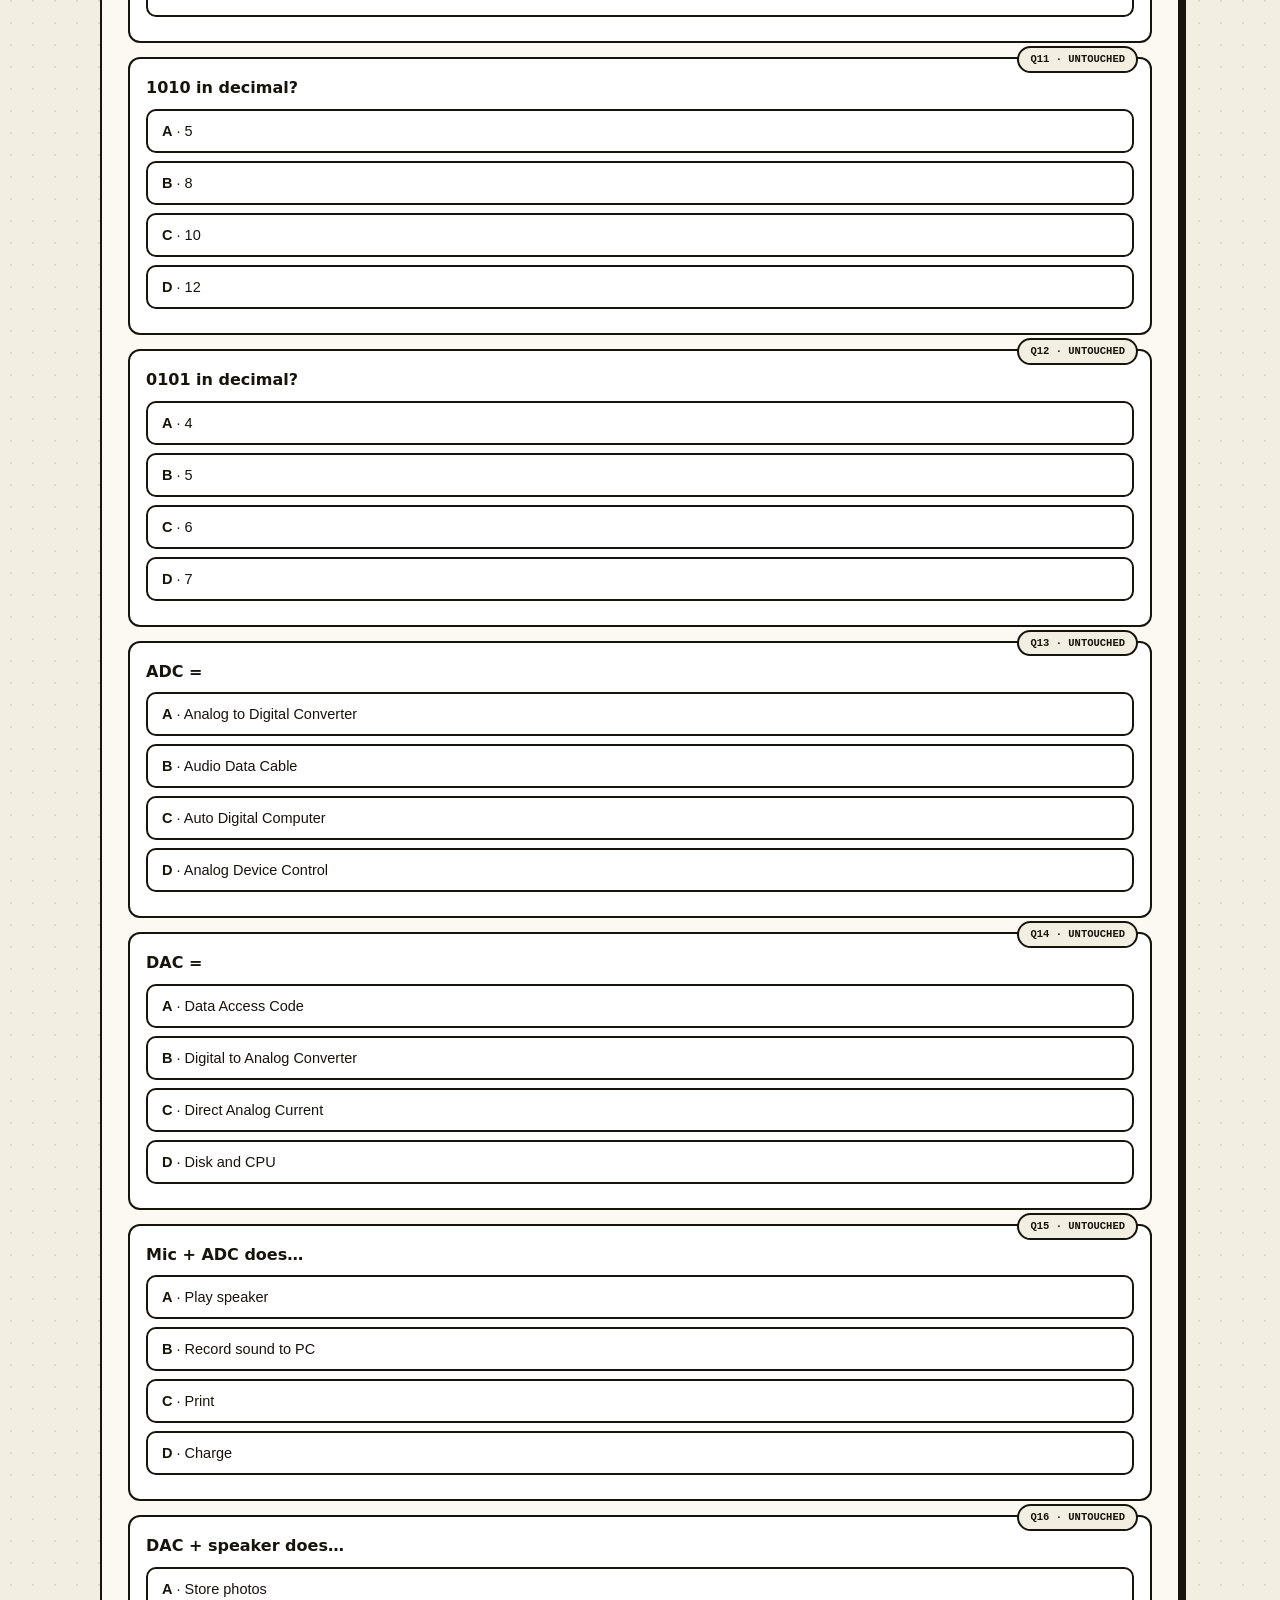
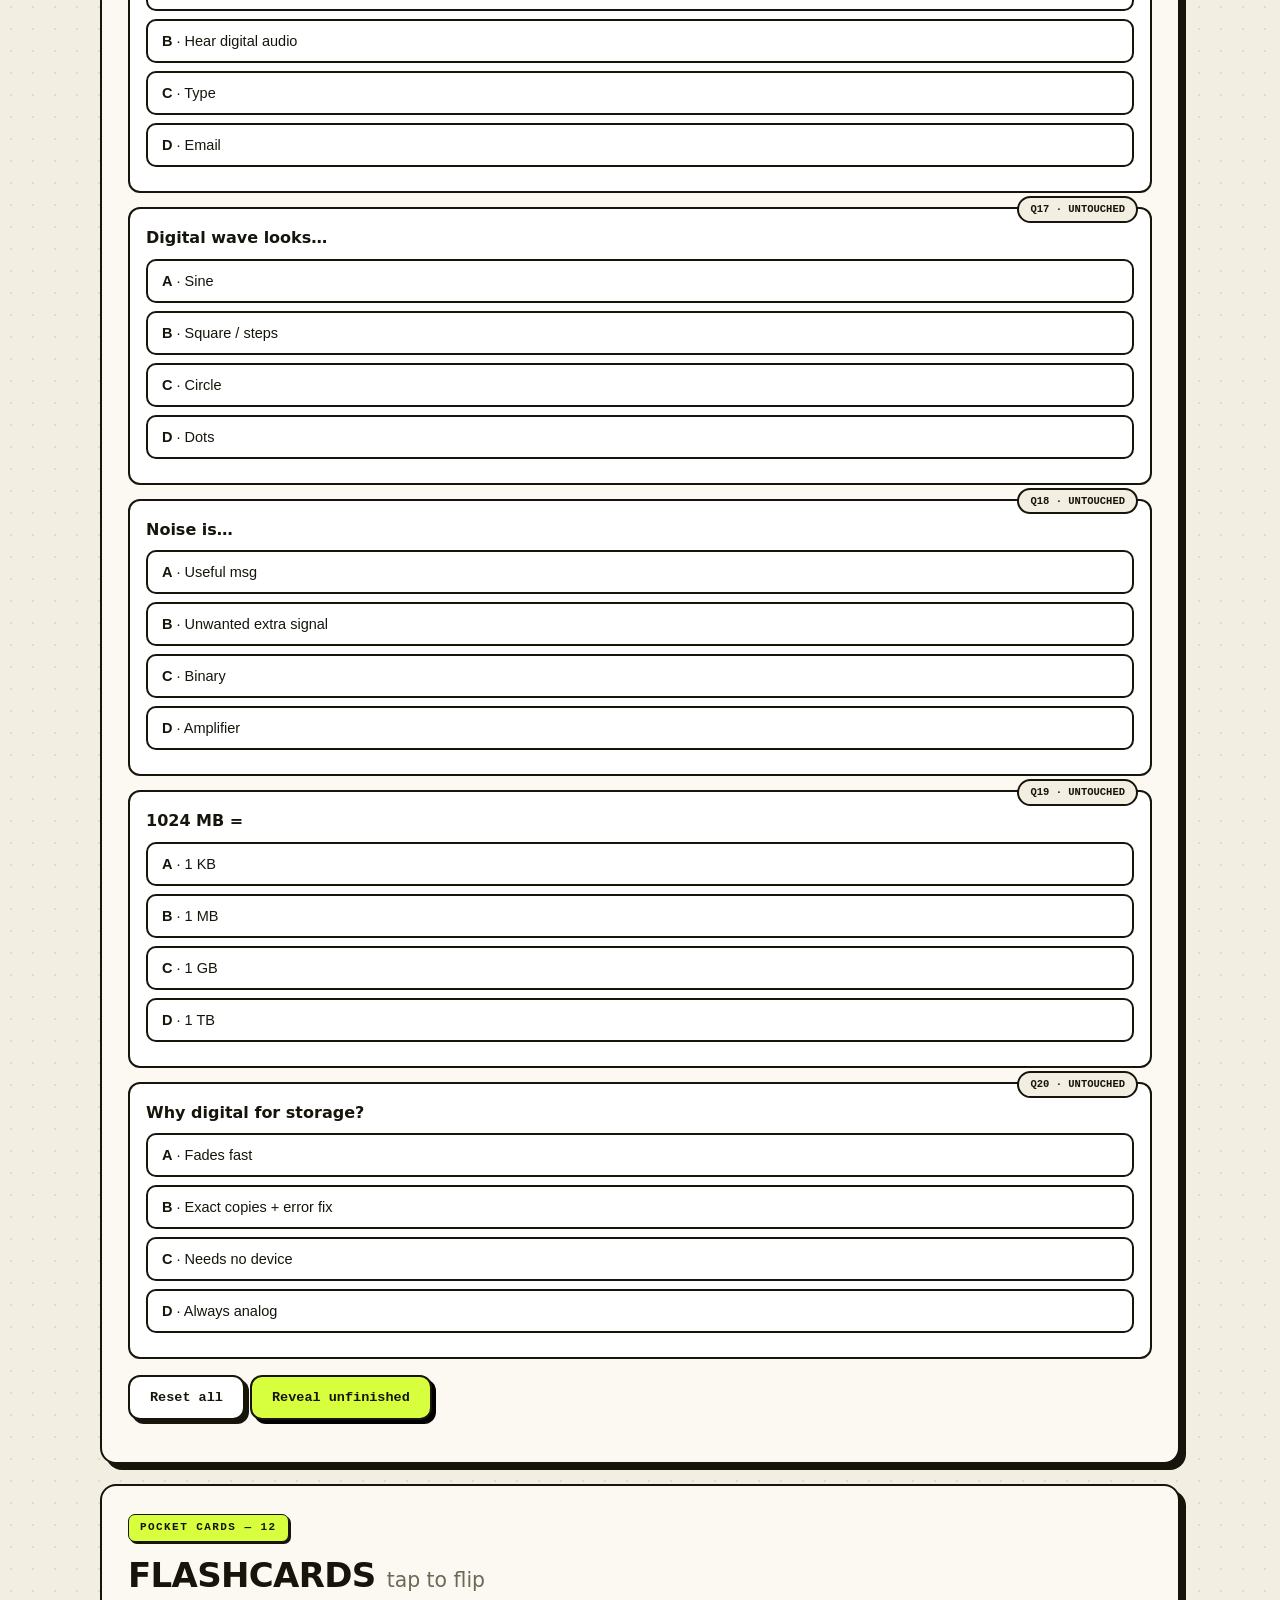
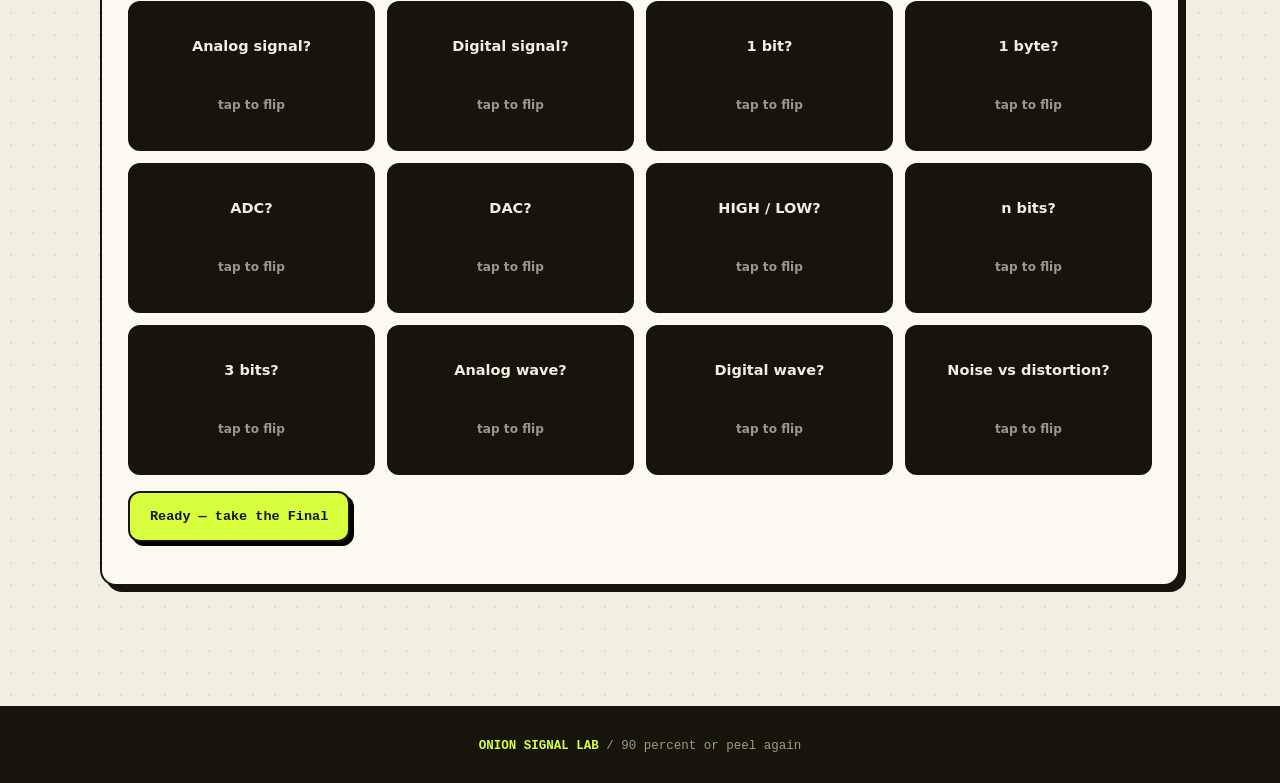
<file: quiz.html>
<!DOCTYPE html><html lang="en"><head><meta charset="UTF-8"><meta name="viewport" content="width=device-width,initial-scale=1">
<title>Quiz — Onion Signal Lab</title><link rel="stylesheet" href="style.css?v=8"></head>
<body data-lang="both">
<header class="top"><div class="top-in">
<a class="brand" href="index.html"><svg viewBox="0 0 40 40" aria-hidden="true"><circle cx="20" cy="20" r="17" fill="#d7ff3e" stroke="#16140b" stroke-width="2.5"/><path d="M20 6 C12 14 10 24 20 34 C30 24 28 14 20 6Z" fill="none" stroke="#16140b" stroke-width="2.5"/><path d="M20 12 C15 18 14 25 20 30" fill="none" stroke="#e14d1f" stroke-width="2.5"/></svg><span><b>ONION SIGNAL LAB</b><small>PRACTICE / NO TIMER</small></span></a>
<nav class="pages"><a href="index.html">Home</a><a href="learn.html">Notes</a><a href="levels.html">Levels</a><a href="lab.html">Lab</a><a href="quiz.html">Quiz</a><a href="exam.html">Exam</a></nav>
<div class="top-right"><div class="xp-pill">XP <i id="xpVal">0 XP</i><span id="rankVal"></span></div>
<div class="searchwrap"><input id="sin" type="search" placeholder="search…"><div id="sdrop"></div></div>
<div class="lang"><button data-l="en">EN</button><button data-l="both" class="on">EN+NE</button><button data-l="ne">NE</button></div></div>
</div></header>
<div class="wrap">
<div class="panel quiz-head"><span class="fig">PRACTICE — 20 QUESTIONS / UNTIMED</span><h2>Quiz gym <span class="thin">one attempt each, instant ruling</span></h2>
<p class="small">Each option locks after one tap and the explanation opens at once. Train here before the timed Final.</p>
<div class="hud"><div class="hud-row"><span id="hcount">0 / 20 answered</span><span id="hscore">0 right</span></div><div class="bar"><div class="bar-fill" id="hfill"></div></div></div>
<div id="qbox"></div>
<p><button class="btn paper" id="retry" type="button">Reset all</button> <button class="btn solid" id="check" type="button">Reveal unfinished</button> <span id="score" role="status"></span></p></div>
<div class="panel"><span class="fig lime">POCKET CARDS — 12</span><h2>Flashcards <span class="thin">tap to flip</span></h2><div class="flashgrid" id="fgrid"></div>
<p><a class="btn solid" href="exam.html">Ready — take the Final</a></p></div>
</div>
<div id="stamp" aria-hidden="true"><span id="stampTxt">CORRECT</span></div><div id="toast" role="status"></div>
<footer><b>ONION SIGNAL LAB</b> / 90 percent or peel again</footer>
<script src="app.js?v=8"></script></body></html>
</file>
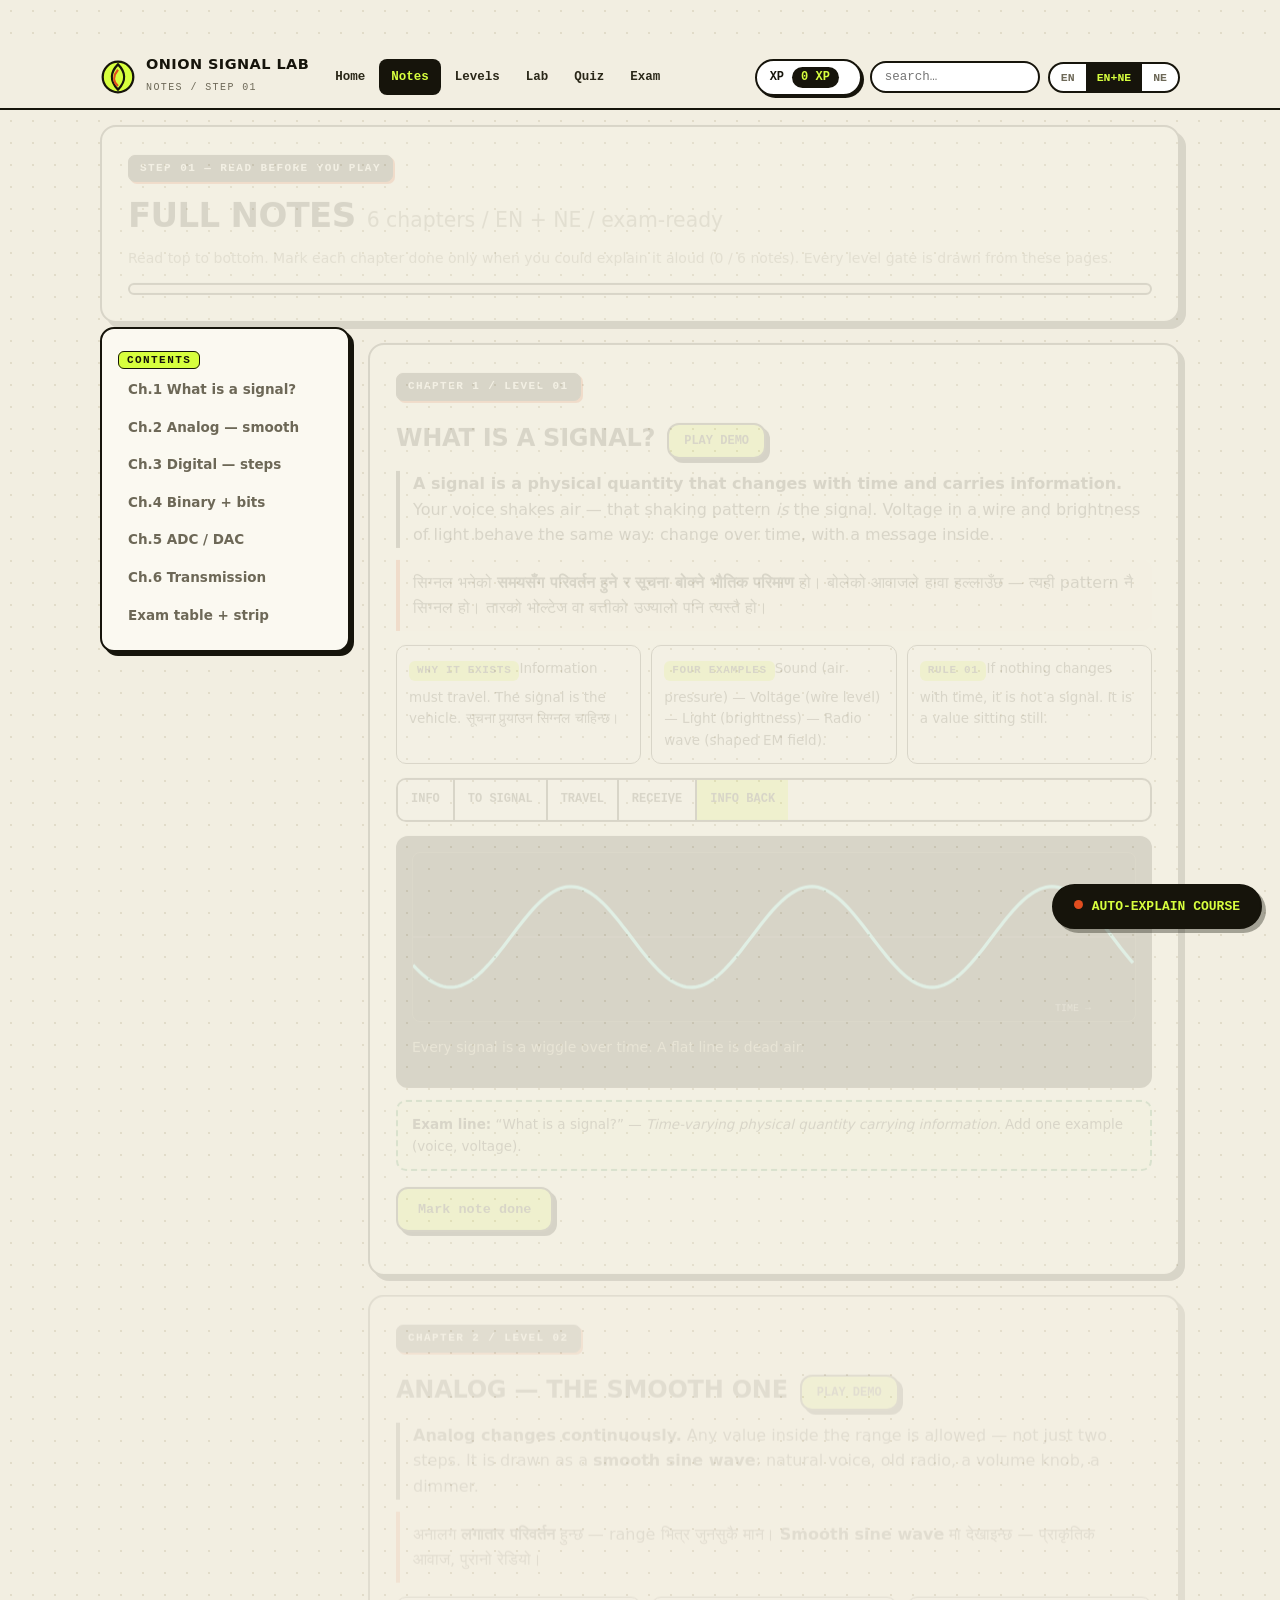
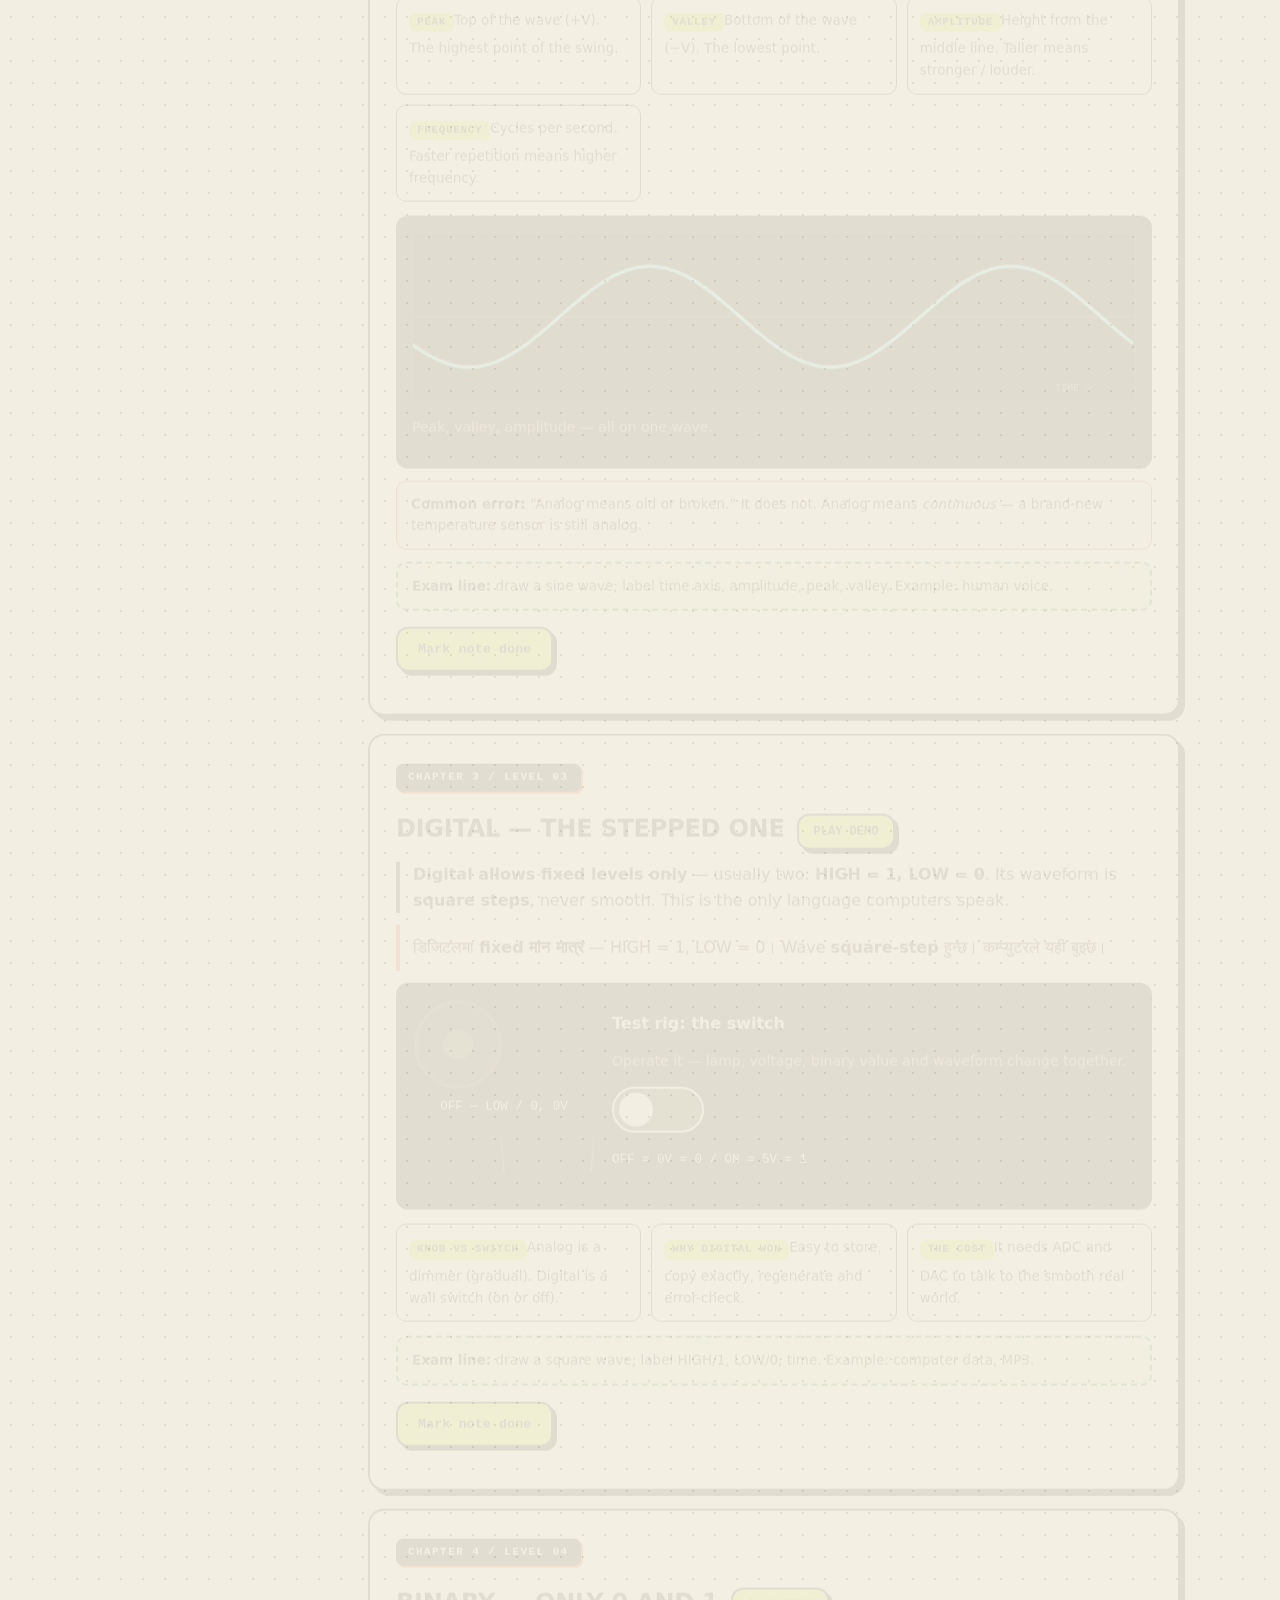
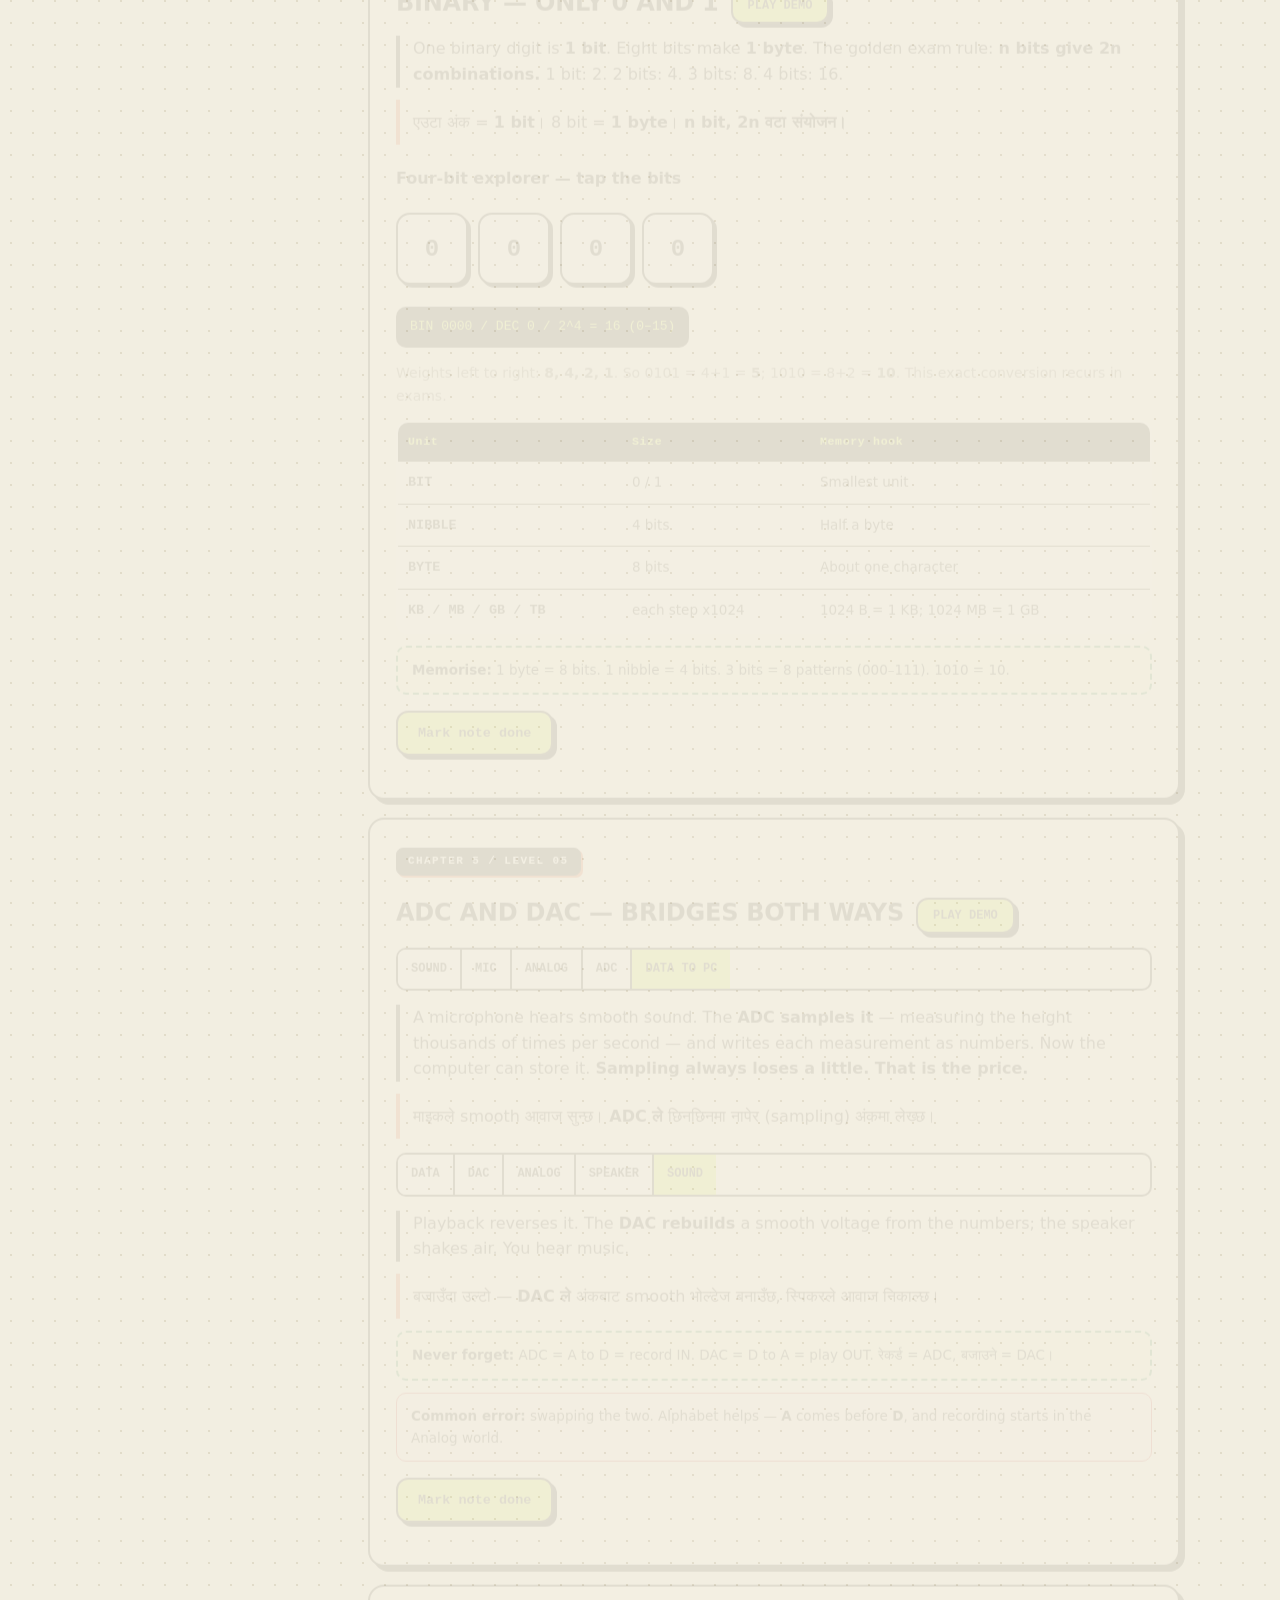
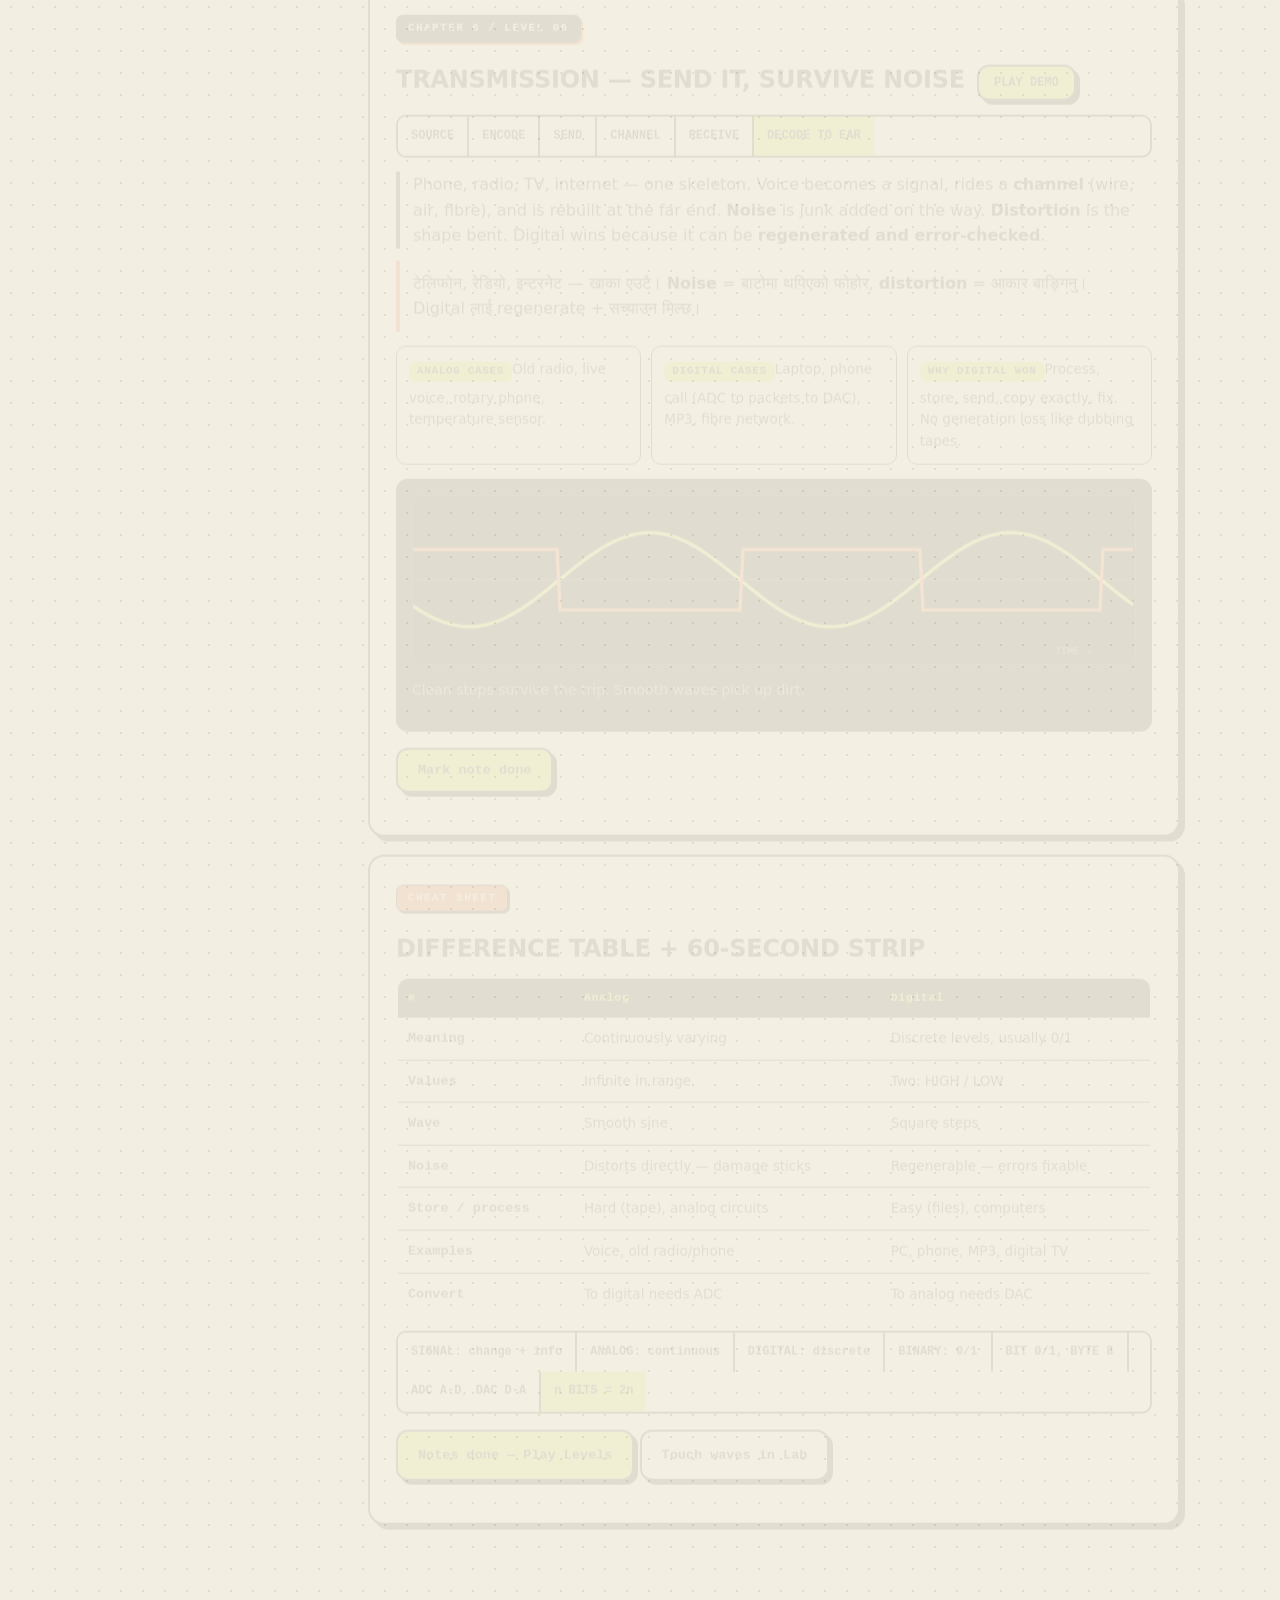
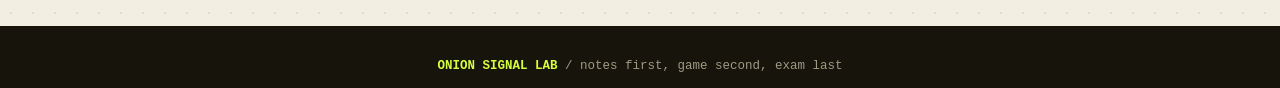
<file: transmission.html>
<!DOCTYPE html><html><head><meta charset="UTF-8"><meta http-equiv="refresh" content="0;url=learn.html#c6"><title>Moved</title></head><body style="font-family:monospace">Moved → <a href="learn.html#c6">Notes Ch.6</a></body></html>
</file>
<file: style.css>
/* ONION SIGNAL LAB v4 — printed lab-manual aesthetic. Paper, ink, one lime marker. No glow, no gradients-for-fun. */
:root{
  --paper:#f2eee1; --card:#fbf9f1; --ink:#16140b; --ink2:#2a2718;
  --mut:#6d6857; --line:#16140b; --hair:#d8d2bd;
  --lime:#d7ff3e; --rust:#e14d1f; --amber:#ffb224; --cyan:#0f6f7a;
  --ok:#1a7a3a; --bad:#c22e2e;
  --r:14px;
  --font:"Archivo",system-ui,-apple-system,"Segoe UI",Roboto,"Noto Sans Devanagari",Arial,sans-serif;
  --mono:ui-monospace,"Cascadia Code","JetBrains Mono",Menlo,Consolas,monospace;
}
*{box-sizing:border-box}
html{scroll-behavior:smooth}
body{margin:0;background:var(--paper);color:var(--ink);font-family:var(--font);line-height:1.6;font-size:16px;
  background-image:radial-gradient(#d9d3bdaa 1px,transparent 1px);background-size:22px 22px;-webkit-font-smoothing:antialiased}
::selection{background:var(--lime);color:#111}
a{color:inherit}
.wrap{max-width:1120px;margin:auto;padding:26px 20px 70px}
/* ---------- top bar ---------- */
.top{position:sticky;top:0;z-index:60;background:var(--paper);border-bottom:2px solid var(--line)}
.top-in{max-width:1120px;margin:auto;display:flex;align-items:center;gap:14px;padding:10px 20px;flex-wrap:wrap}
.brand{display:flex;align-items:center;gap:10px;text-decoration:none}
.brand svg{width:36px;height:36px;flex-shrink:0}
.brand b{display:block;font-size:14.5px;letter-spacing:.03em;line-height:1.05}
.brand small{font-family:var(--mono);font-size:10px;color:var(--mut);letter-spacing:.14em}
nav.pages{display:flex;gap:2px;flex-wrap:wrap}
nav.pages a{font-family:var(--mono);font-size:12.5px;font-weight:700;text-decoration:none;padding:7px 11px;border-radius:8px;border:1.5px solid transparent;color:var(--ink2)}
nav.pages a:hover{border-color:var(--line);background:#fff}
nav.pages a.on{background:var(--ink);color:var(--lime)}
.top-right{margin-left:auto;display:flex;gap:8px;align-items:center;flex-wrap:wrap}
.xp-pill{font-family:var(--mono);font-size:12px;font-weight:800;background:#fff;border:2px solid var(--line);border-radius:999px;padding:6px 13px;display:flex;gap:8px;align-items:center;box-shadow:2px 2px 0 var(--ink)}
.xp-pill i{font-style:normal;background:var(--ink);color:var(--lime);border-radius:999px;padding:1px 9px}
.searchwrap{position:relative}
.searchwrap input{font-family:var(--mono);font-size:12.5px;background:#fff;border:2px solid var(--line);color:var(--ink);border-radius:999px;padding:7px 13px;width:170px;outline:none}
.searchwrap input:focus{background:var(--lime)}
#sdrop{position:absolute;top:44px;right:0;width:320px;background:#fff;border:2px solid var(--line);border-radius:12px;box-shadow:5px 5px 0 var(--ink);display:none;overflow:hidden;z-index:70}
#sdrop a{display:block;padding:10px 14px;text-decoration:none;border-bottom:1px solid var(--hair);font-size:13px}
#sdrop a:hover{background:var(--lime)}
.lang{display:flex;border:2px solid var(--line);border-radius:999px;overflow:hidden;background:#fff}
.lang button{border:0;background:transparent;color:var(--mut);font-family:var(--mono);font-size:11.5px;font-weight:800;padding:7px 11px;cursor:pointer}
.lang button.on{background:var(--ink);color:var(--lime)}
/* ---------- hero : manual cover ---------- */
.hero{border:2px solid var(--line);border-radius:20px;overflow:hidden;background:var(--ink);color:#f2eee1;display:grid;grid-template-columns:1.08fr .92fr;box-shadow:7px 7px 0 #16140b33}
.hero-copy{padding:38px 34px}
.kicker{font-family:var(--mono);font-size:11.5px;letter-spacing:.16em;color:var(--lime);border:1px solid #d7ff3e55;display:inline-block;padding:5px 12px;border-radius:999px}
.hero h1{font-size:clamp(38px,5.6vw,64px);line-height:.94;letter-spacing:-.03em;margin:14px 0 8px;text-transform:uppercase;font-weight:900}
.hero h1 em{font-style:normal;color:var(--lime)}
.ne-big{font-size:19px;color:var(--amber);font-weight:700}
.lede{color:#c9c4b2;max-width:34rem}
.lede b{color:#fff}
.btnrow{display:flex;gap:10px;margin-top:20px;flex-wrap:wrap}
.btn{font-family:var(--mono);font-weight:800;font-size:13.5px;border-radius:12px;padding:13px 20px;cursor:pointer;text-decoration:none;display:inline-block;border:2px solid var(--line);transition:transform .1s,box-shadow .1s}
.btn.solid{background:var(--lime);color:var(--ink);box-shadow:4px 4px 0 #000}
.btn.solid:hover{transform:translate(-1px,-1px);box-shadow:5px 5px 0 #000}
.btn.ghost{background:transparent;color:#f2eee1;border-color:#f2eee1}
.btn.ghost:hover{border-color:var(--lime);color:var(--lime)}
.btn.paper{background:#fff;color:var(--ink);box-shadow:4px 4px 0 var(--ink)}
.btn.dark{background:var(--ink);color:var(--lime);box-shadow:4px 4px 0 #000}
.btn:disabled{opacity:.45;cursor:not-allowed}
.btn:active{transform:translate(3px,3px)!important;box-shadow:0 0 0 var(--ink)!important}
.hero-stats{display:flex;gap:12px;margin-top:22px;flex-wrap:wrap}
.stat{background:#1d1a10;border:1px solid #3a3524;border-radius:14px;padding:10px 16px;min-width:132px}
.stat b{font-size:22px;display:block;line-height:1.1;color:#fff;font-variant-numeric:tabular-nums}
.stat span{font-family:var(--mono);font-size:10.5px;color:#8f8a76;letter-spacing:.1em}
.hero-vis{padding:22px;border-left:2px solid #2c2818;background:#0c0a05;position:relative}
.hero-vis::before{content:"ONION SCOPE / CH-A + CH-B";position:absolute;top:10px;left:20px;font-family:var(--mono);font-size:10.5px;letter-spacing:.14em;color:#8f8a76}
canvas.screen{width:100%;display:block;background:#0c0a05;border:2px solid #33301f;border-radius:12px;margin-top:22px;
  background-image:linear-gradient(rgba(215,255,62,.07) 1px,transparent 1px),linear-gradient(90deg,rgba(215,255,62,.07) 1px,transparent 1px);background-size:26px 26px}
.scope-cap{display:flex;justify-content:space-between;font-family:var(--mono);font-size:11.5px;color:#a09a83;margin-top:8px;flex-wrap:wrap;gap:6px}
.type{font-family:var(--mono);font-size:13px;color:var(--lime);min-height:1.7em;margin-top:12px}
.type .caret{display:inline-block;width:9px;height:1.1em;background:var(--lime);vertical-align:-2px;animation:blink 1s steps(1) infinite}
@keyframes blink{50%{opacity:0}}
/* ---------- sections ---------- */
.panel{border:2px solid var(--line);border-radius:16px;background:var(--card);padding:26px;box-shadow:6px 6px 0 var(--ink);margin:20px 0}
.fig{font-family:var(--mono);font-size:11px;letter-spacing:.13em;color:#fff;background:var(--ink);display:inline-block;padding:4px 11px;border-radius:7px;margin-bottom:10px;font-weight:800;border:1.5px solid var(--line);box-shadow:2px 2px 0 var(--rust)}
.fig.lime{background:var(--lime);color:var(--ink);box-shadow:2px 2px 0 var(--ink)}
.fig.rust{background:var(--rust);box-shadow:2px 2px 0 var(--ink)}
h2{font-size:clamp(24px,3.2vw,34px);letter-spacing:-.02em;line-height:1.02;margin:6px 0 8px;text-transform:uppercase;font-weight:900}
h2 .thin{color:var(--mut);font-weight:400;text-transform:none;font-size:.6em;letter-spacing:0}
p.small{font-size:14px;color:var(--mut)}
.grid2{display:grid;grid-template-columns:1fr 1fr;gap:16px}
.en{border-left:4px solid var(--ink);padding-left:13px;margin:12px 0}
.ne{border-left:4px solid var(--rust);padding:10px 13px;margin:12px 0;background:#fff6ea;border-radius:0 10px 10px 0}
body[data-lang="en"] .ne,body[data-lang="en"] .ne-big{display:none}
body[data-lang="ne"] .en{display:none}
.steps{display:grid;grid-template-columns:repeat(3,1fr);gap:14px;margin-top:14px}
.step-card{background:#fff;border:2px solid var(--line);border-radius:14px;padding:18px;box-shadow:3px 3px 0 var(--ink)}
.step-card b.num{font-family:var(--mono);background:var(--ink);color:var(--lime);border-radius:8px;padding:3px 10px;font-size:11.5px;letter-spacing:.08em}
.step-card h3{margin:10px 0 6px;font-size:17px}
.step-card p{font-size:13.5px;color:var(--mut);margin:0 0 10px}
/* ---------- path / levels ---------- */
.path{display:grid;grid-template-columns:repeat(3,1fr);gap:14px;margin-top:14px}
.lvl{background:#fff;border:2px solid var(--line);border-radius:14px;padding:18px;position:relative;box-shadow:3px 3px 0 var(--ink);transition:transform .12s}
.lvl:hover{transform:translateY(-2px)}
.lvl.locked{opacity:.6}
.lvl.done{border-color:var(--ok);box-shadow:3px 3px 0 var(--ok)}
.lvl .lv-tag{font-family:var(--mono);font-size:11px;font-weight:800;letter-spacing:.1em;color:var(--cyan)}
.lvl h3{margin:8px 0 4px;font-size:18px}
.lvl p{font-size:13px;color:var(--mut);margin:6px 0 12px;min-height:40px}
.lvl-meta{display:flex;gap:8px;flex-wrap:wrap;font-family:var(--mono);font-size:11px}
.chip{border:1.5px solid var(--line);border-radius:999px;padding:3px 10px;color:var(--ink2);background:var(--paper);font-weight:700}
.chip.xp{background:var(--lime);color:var(--ink)}
.lvl .status{position:absolute;top:14px;right:14px;font-family:var(--mono);font-size:10.5px;font-weight:800;letter-spacing:.08em;border:1.5px solid var(--line);border-radius:999px;padding:3px 10px;background:var(--paper)}
.lvl.done .status{background:var(--lime)}
.lvl.locked .status{background:var(--ink);color:#fff;border-color:var(--ink)}
.bar{height:12px;border:2px solid var(--line);border-radius:999px;overflow:hidden;background:var(--paper)}
.bar-fill{height:100%;width:0%;background:repeating-linear-gradient(-45deg,var(--lime) 0 10px,#b8e02c 10px 20px);transition:width .4s ease}
.progress-row{display:flex;justify-content:space-between;font-family:var(--mono);font-size:12.5px;font-weight:700;color:var(--mut);margin-top:8px}
/* ---------- notes ---------- */
.learn-layout{display:grid;grid-template-columns:250px 1fr;gap:18px;align-items:start}
.toc{position:sticky;top:76px;border:2px solid var(--line);border-radius:14px;background:var(--card);padding:16px;box-shadow:4px 4px 0 var(--ink)}
.toc b{font-family:var(--mono);font-size:11px;letter-spacing:.13em;color:var(--ink);background:var(--lime);padding:2px 8px;border-radius:6px;border:1.5px solid var(--line)}
.toc a{display:block;text-decoration:none;font-size:13.5px;padding:8px 10px;border-radius:8px;color:var(--mut);font-weight:600}
.toc a:hover{background:var(--lime);color:var(--ink)}
.toc a.read{color:var(--ok);text-decoration:line-through}
.chapter{border:2px solid var(--line);border-radius:16px;background:var(--card);padding:26px;margin-bottom:18px;box-shadow:5px 5px 0 var(--ink)}
.chapter h3{font-size:24px;margin:8px 0;text-transform:uppercase;letter-spacing:-.01em;font-weight:900}
.kv{display:grid;grid-template-columns:repeat(auto-fit,minmax(200px,1fr));gap:10px;margin:14px 0}
.kv div{background:#fff;border:1.5px solid var(--line);border-radius:10px;padding:12px;font-size:13.5px}
.kv b{color:var(--ink);background:var(--lime);font-family:var(--mono);font-size:11px;display:inline-block;padding:1px 8px;border-radius:6px;margin-bottom:6px;letter-spacing:.06em}
.exam-tip{background:#f4ffd6;border:2px dashed var(--ok);border-radius:10px;padding:12px 14px;font-size:13.5px;margin:12px 0}
.myth{background:#fdeceb;border:1.5px solid var(--bad);border-radius:10px;padding:12px 14px;font-size:13.5px;margin:12px 0}
table{width:100%;border-collapse:collapse;font-size:13.5px;background:#fff;border:2px solid var(--line);border-radius:12px;overflow:hidden}
th,td{border-bottom:1.5px solid var(--line);padding:10px;text-align:left;vertical-align:top}
th{font-family:var(--mono);font-size:11.5px;background:var(--ink);color:var(--lime);letter-spacing:.06em}
td:first-child{font-family:var(--mono);font-weight:700}
.chain{display:flex;flex-wrap:wrap;margin:14px 0;border:2px solid var(--line);border-radius:10px;overflow:hidden}
.chain span{font-family:var(--mono);font-size:12px;font-weight:700;padding:10px 13px;background:#fff;border-right:2px solid var(--line);white-space:nowrap}
.chain span:last-child{border-right:0;background:var(--lime)}
.darkbox{background:var(--ink);color:#f2eee1;border:2px solid var(--line);border-radius:12px;padding:14px}
.darkbox canvas{width:100%;height:170px;display:block;background:#0c0a05;border-radius:8px;border:1px solid #33301f}
/* ---------- lab ---------- */
.tabs{display:flex;gap:8px;flex-wrap:wrap;margin:12px 0}
.tabbtn{font-family:var(--mono);font-weight:800;font-size:12.5px;border:2px solid var(--line);background:#fff;color:var(--ink);border-radius:999px;padding:9px 18px;cursor:pointer}
.tabbtn.on{background:var(--ink);color:var(--lime)}
.toolbar{display:flex;gap:16px;flex-wrap:wrap;align-items:center;font-family:var(--mono);font-size:12.5px;margin:12px 0;font-weight:700}
.toolbar input[type=range]{accent-color:var(--rust);width:140px}
.seg{display:inline-flex;border:2px solid var(--line);border-radius:999px;overflow:hidden;background:#fff}
.seg button{border:0;background:transparent;color:var(--ink);font-family:var(--mono);font-weight:800;font-size:12.5px;padding:10px 18px;cursor:pointer}
.seg button.on{background:var(--ink);color:var(--lime)}
.knobs{display:flex;gap:10px;flex-wrap:wrap;margin:10px 0}
.knobbtn{font-family:var(--mono);font-weight:800;font-size:12px;border:2px solid var(--line);background:#fff;color:var(--ink);border-radius:999px;padding:9px 16px;cursor:pointer;box-shadow:2px 2px 0 var(--ink)}
.knobbtn.live{background:var(--rust);border-color:var(--ink);color:#fff}
.bits{display:flex;gap:10px;flex-wrap:wrap;margin:12px 0}
.bit{width:72px;height:72px;border:2px solid var(--line);border-radius:14px;background:#fff;color:var(--ink);font-family:var(--mono);font-weight:900;font-size:24px;cursor:pointer;box-shadow:3px 3px 0 var(--ink)}
.bit.on{background:var(--lime)}
.readout{font-family:var(--mono);background:var(--ink);color:var(--lime);border-radius:10px;padding:10px 14px;display:inline-block;margin-top:10px;font-size:13px}
.bulbring{display:grid;grid-template-columns:auto 1fr;gap:18px;align-items:center;background:var(--ink);color:#f2eee1;border-radius:12px;padding:18px}
.bulb{width:88px;height:88px;border-radius:50%;background:#23201a;border:3px solid #3a3524;position:relative}
.bulb::after{content:"";position:absolute;inset:26px;border-radius:50%;background:#4a4433}
.bulb.lit{background:var(--amber);border-color:#7a5410;box-shadow:0 0 44px var(--amber)}
.bulb.lit::after{background:#fff3d0;box-shadow:0 0 18px #fff}
.sw{width:92px;height:46px;border-radius:999px;background:#3a3524;border:2px solid #f2eee1;position:relative;cursor:pointer}
.sw::after{content:"";position:absolute;top:4px;left:5px;width:34px;height:34px;border-radius:50%;background:#f2eee1;transition:.18s}
.sw.on{background:var(--lime)} .sw.on::after{left:49px;background:var(--ink)}
/* ---------- quiz ---------- */
.hud{border:2px solid var(--line);border-radius:12px;background:#fff;padding:12px 14px;margin:12px 0;position:sticky;top:68px;z-index:20}
.hud-row{display:flex;justify-content:space-between;font-family:var(--mono);font-size:12.5px;font-weight:700;gap:10px;flex-wrap:wrap}
.opt{display:block;width:100%;text-align:left;margin:8px 0;padding:12px 14px;border-radius:10px;border:2px solid var(--line);background:#fff;color:var(--ink);cursor:pointer;font-size:14.5px;transition:background .1s}
.opt:hover{background:#f2f0a8}
.opt:disabled{cursor:default}
.opt.picked-ok{background:var(--lime);font-weight:700;box-shadow:3px 3px 0 var(--ink)}
.opt.picked-bad{background:#ffd9cd;border-color:var(--bad)}
.opt.show-ok{outline:3px solid var(--ok)}
.opt.dim{opacity:.5}
.q{border:2px solid var(--line);border-radius:12px;padding:16px;margin:14px 0;background:#fff;position:relative}
.q.locked-ok{border-color:var(--ok)} .q.locked-bad{border-color:var(--bad)}
.q .qtag{position:absolute;top:-13px;right:12px;font-family:var(--mono);font-size:10.5px;font-weight:800;padding:3px 11px;border-radius:999px;border:2px solid var(--line);background:var(--paper)}
.q.locked-ok .qtag{background:var(--lime)} .q.locked-bad .qtag{background:var(--bad);color:#fff;border-color:var(--bad)}
.why{font-size:13.5px;background:var(--paper);border-left:4px solid var(--ink);padding:9px 12px;margin-top:10px;display:none;border-radius:0 8px 8px 0}
.flashgrid{display:grid;grid-template-columns:repeat(auto-fit,minmax(220px,1fr));gap:12px}
.flash{perspective:700px;cursor:pointer}
.fin{position:relative;min-height:150px;transform-style:preserve-3d;transition:transform .45s}
.flash.flip .fin{transform:rotateY(180deg)}
.face{position:absolute;inset:0;display:grid;place-items:center;text-align:center;padding:14px;border-radius:12px;backface-visibility:hidden;border:2px solid var(--line);font-size:14.5px}
.ff{background:var(--ink);color:var(--paper);font-weight:800}
.fb{background:var(--lime);color:var(--ink);transform:rotateY(180deg);font-weight:700}
.level-play{border:2px dashed var(--ok);background:#f4ffd6;border-radius:12px;padding:18px;margin-top:14px;display:none}
.lvl.open .level-play{display:block}
.mission{font-size:14px;background:#fff;border:2px solid var(--line);border-radius:10px;padding:12px 14px;margin:10px 0}
#stamp{position:fixed;inset:0;display:grid;place-items:center;pointer-events:none;z-index:99;opacity:0}
#stamp.show{opacity:1}
#stamp span{font-family:var(--mono);font-weight:900;font-size:clamp(34px,7vw,64px);letter-spacing:.04em;padding:8px 28px 12px;border:4px solid var(--ink);border-radius:14px;transform:rotate(-6deg);background:var(--lime);color:var(--ink);box-shadow:7px 7px 0 var(--ink)}
#stamp.show span{animation:pop .32s ease}
#stamp.bad span{background:var(--bad);color:#fff;border-color:var(--ink)}
#toast{position:fixed;left:50%;bottom:22px;transform:translateX(-50%) translateY(20px);background:var(--ink);color:var(--paper);font-family:var(--mono);font-size:13px;padding:11px 18px;border-radius:999px;border:2px solid var(--lime);opacity:0;transition:.25s;z-index:99;max-width:92vw;text-align:center}
#toast.show{opacity:1;transform:translateX(-50%) translateY(0)}
@keyframes pop{0%{transform:scale(.4) rotate(-14deg);opacity:0}60%{transform:scale(1.12) rotate(3deg);opacity:1}100%{transform:scale(1) rotate(-6deg);opacity:1}}
@keyframes rumble{0%,100%{transform:translate(0)}20%{transform:translate(-6px,2px)}40%{transform:translate(5px,-3px)}60%{transform:translate(-4px,-2px)}80%{transform:translate(4px,2px)}}
body.rumble .wrap{animation:rumble .3s ease}
.rv{opacity:0;transform:translateY(18px);transition:opacity .5s ease,transform .5s ease}
.rv.in{opacity:1;transform:none}
.ticker{border-top:2px solid var(--line);border-bottom:2px solid var(--line);background:var(--ink);color:var(--lime);overflow:hidden;white-space:nowrap;font-family:var(--mono);font-size:12px;font-weight:800;letter-spacing:.08em;border-radius:10px;margin-top:16px}
.ticker div{display:inline-block;padding:9px 0;animation:tick 26s linear infinite}
@keyframes tick{from{transform:translateX(0)}to{transform:translateX(-50%)}}
.cert{border:2px dashed var(--ok);border-radius:16px;padding:28px;text-align:center;background:#f4ffd6}
footer{border-top:2px solid var(--line);background:var(--ink);color:#a09a83;padding:28px 16px;text-align:center;font-family:var(--mono);font-size:12.5px;margin-top:30px}
footer b{color:var(--lime)}
/* ---------- AUTO-EXPLAIN + DEMO THEATER ---------- */
#tourBtn{position:fixed;right:18px;bottom:18px;z-index:80;font-family:var(--mono);font-weight:800;font-size:13px;background:var(--ink);color:var(--lime);border:2px solid var(--ink);border-radius:999px;padding:13px 20px;cursor:pointer;box-shadow:4px 4px 0 rgba(22,20,11,.35)}
#tourBtn:hover{background:var(--lime);color:var(--ink)}
#tourBtn::before{content:"";display:inline-block;width:9px;height:9px;border-radius:50%;background:var(--rust);margin-right:9px;animation:blink 1.2s steps(1) infinite;vertical-align:1px}
.tour-hl{position:relative;z-index:75;outline:3px solid var(--rust)!important;outline-offset:4px;border-radius:10px;box-shadow:0 0 0 9999px rgba(12,10,5,.55)!important;animation:hlpulse 1.1s ease-in-out infinite}
@keyframes hlpulse{50%{outline-color:var(--lime)}}
#tourCard{position:fixed;left:50%;bottom:20px;transform:translateX(-50%);z-index:90;width:min(620px,93vw);background:var(--card);border:2px solid var(--line);border-radius:16px;box-shadow:7px 7px 0 var(--ink);padding:18px 20px;display:none}
#tourCard.show{display:block;animation:cardup .25s ease}
@keyframes cardup{from{transform:translateX(-50%) translateY(16px);opacity:0}}
#tourCard .t-step{font-family:var(--mono);font-size:11px;font-weight:800;letter-spacing:.12em;color:#fff;background:var(--rust);display:inline-block;padding:2px 10px;border-radius:6px;margin-bottom:8px}
#tourCard h3{margin:4px 0 6px;font-size:19px;text-transform:uppercase;letter-spacing:-.01em}
#tourCard p{margin:0 0 12px;font-size:14px;color:#3d392c}
#tourCard .t-row{display:flex;gap:8px;align-items:center;flex-wrap:wrap}
#tourCard .t-count{margin-left:auto;font-family:var(--mono);font-size:12px;font-weight:800;color:var(--mut)}
.tbtn{font-family:var(--mono);font-weight:800;font-size:12.5px;border:2px solid var(--line);border-radius:10px;padding:9px 16px;cursor:pointer;background:#fff;color:var(--ink)}
.tbtn.go{background:var(--lime)}
.tbtn:disabled{opacity:.4;cursor:default}
.demobtn{margin-left:12px;font-size:12px!important;padding:9px 15px!important;animation:demopulse 2s ease-in-out infinite;vertical-align:2px}
@keyframes demopulse{0%,100%{box-shadow:4px 4px 0 #000}50%{box-shadow:0 0 0 5px rgba(215,255,62,.55),4px 4px 0 #000}}
#demoOv{position:fixed;inset:0;z-index:95;background:rgba(12,10,5,.72);display:none;place-items:center;padding:16px}
#demoOv.show{display:grid}
#demoBox{width:min(920px,96vw);max-height:92vh;overflow:auto;background:var(--card);border:2px solid var(--line);border-radius:18px;box-shadow:8px 8px 0 #000;animation:cardup2 .28s ease}
@keyframes cardup2{from{transform:translateY(22px) scale(.98);opacity:0}}
.demo-head{display:flex;align-items:center;gap:10px;padding:14px 18px;border-bottom:2px solid var(--line);position:sticky;top:0;background:var(--card)}
.demo-head .d-k{font-family:var(--mono);font-size:11px;font-weight:800;letter-spacing:.12em;background:var(--ink);color:var(--lime);padding:3px 10px;border-radius:6px}
.demo-head b{font-size:16px;text-transform:uppercase;letter-spacing:-.01em}
.demo-head .tbtn{margin-left:auto}
#demoCv{width:100%;height:auto;display:block;background:#0c0a05;border-bottom:2px solid var(--line)}
.demo-cap{min-height:64px;padding:14px 18px 6px;font-size:15.5px;font-weight:600}
.demo-cap .d-ne{display:block;font-size:13.5px;color:var(--mut);font-weight:400;margin-top:2px}
.demo-cap.swap{animation:capin .3s ease}
@keyframes capin{from{opacity:0;transform:translateY(6px)}}
.demo-bar{height:10px;border:2px solid var(--line);border-radius:999px;margin:10px 18px 0;overflow:hidden;background:var(--paper)}
#demoFill{height:100%;width:0%;background:repeating-linear-gradient(-45deg,var(--lime) 0 10px,#b8e02c 10px 20px)}
.demo-ctl{display:flex;gap:8px;align-items:center;padding:12px 18px 18px;flex-wrap:wrap}
#demoStep{margin-left:auto;font-family:var(--mono);font-size:12px;font-weight:800;color:var(--mut)}
.pt{position:fixed;z-index:120;width:10px;height:10px;pointer-events:none;border:1.5px solid var(--ink)}
/* teacher-voice indicator: equaliser bars dance only while speaking */
.veq{display:inline-flex;align-items:flex-end;gap:3px;height:20px;margin-left:4px;opacity:.35}
.veq i{width:4px;height:5px;background:var(--mut)}
body.speaking .veq{opacity:1}
body.speaking .veq i{background:var(--ok);animation:eq .7s ease-in-out infinite}
body.speaking .veq i:nth-child(2){animation-delay:.15s}
body.speaking .veq i:nth-child(3){animation-delay:.3s}
body.speaking .veq i:nth-child(4){animation-delay:.45s}
@keyframes eq{0%,100%{height:5px}50%{height:19px}}
/* course-check quiz inside the theater */
#demoQuiz{padding:18px}
.dq-top{font-family:var(--mono);font-size:11px;font-weight:800;letter-spacing:.12em;color:#fff;background:var(--rust);display:inline-block;padding:3px 11px;border-radius:6px;margin-bottom:10px}
.dq-next{font-family:var(--mono);font-size:12px;font-weight:800;color:var(--mut);margin-top:10px;min-height:1.4em}
#demoQuiz .cert{margin-top:4px}
@media(max-width:640px){#tourBtn{right:12px;bottom:12px;padding:11px 16px}.demobtn{margin-left:0;margin-top:8px}}
@media(max-width:900px){.hero{grid-template-columns:1fr}.hero-vis{border-left:0;border-top:2px solid #2c2818}.grid2,.steps,.path{grid-template-columns:1fr}.learn-layout{grid-template-columns:1fr}.toc{position:static}.bulbring{grid-template-columns:1fr}.searchwrap input{width:120px}.top-in{padding:10px 12px}.wrap{padding:16px 12px 56px}.panel,.chapter{padding:18px}.hud{position:static}}
@media(prefers-reduced-motion:reduce){*{animation:none!important;transition:none!important}html{scroll-behavior:auto}}
/* ---------- cross-platform guards ---------- */
html{-webkit-text-size-adjust:100%}
body{-webkit-tap-highlight-color:transparent}
.wrap{overflow-x:clip}
canvas{max-width:100%}
#mtabs{display:none}
/* ---------- tablet ---------- */
@media(max-width:1024px){
  .path{grid-template-columns:1fr 1fr}
  .hero-copy{padding:30px 26px}
  .steps{grid-template-columns:1fr 1fr}
}
/* ---------- mobile: app-style bottom tabs + thumb UI ---------- */
@media(max-width:760px){
  nav.pages{display:none}
  #mtabs{display:flex;position:fixed;left:0;right:0;bottom:0;z-index:85;background:var(--ink);border-top:2px solid #000;padding:6px 6px calc(6px + env(safe-area-inset-bottom))}
  #mtabs a{flex:1;text-align:center;text-decoration:none;font-family:var(--mono);font-size:11px;font-weight:800;color:#a09a83;padding:10px 2px;border-radius:8px;min-height:48px;display:grid;place-items:center}
  #mtabs a.on{background:var(--lime);color:var(--ink)}
  footer{padding-bottom:112px}
  .wrap{padding:14px 12px 40px}
  .top{position:sticky}
  .top-in{gap:8px;padding:8px 12px}
  .brand svg{width:30px;height:30px}
  .brand b{font-size:12.5px}
  .brand small{display:none}
  .searchwrap input{width:118px;font-size:16px;padding:6px 10px}
  #sdrop{width:min(320px,86vw)}
  .xp-pill{font-size:11px;padding:5px 10px}
  .lang button{padding:8px 10px;min-height:40px}
  .hero-copy{padding:24px 18px}
  .hero h1{font-size:clamp(34px,11vw,46px)}
  .ne-big{font-size:16px}
  .btnrow .btn{flex:1 1 100%;text-align:center;padding:15px 18px;font-size:14px}
  .hero-stats{gap:8px}
  .stat{flex:1 1 140px;min-width:0;padding:10px 12px}
  .stat b{font-size:19px}
  .steps,.path,.grid2{grid-template-columns:1fr}
  .panel{padding:18px;margin:14px 0}
  .chapter{padding:18px}
  .chapter h3{font-size:19px}
  .kv{grid-template-columns:1fr 1fr}
  .toc{display:flex;gap:6px;overflow-x:auto;padding:10px;align-items:center;position:static}
  .toc a{white-space:nowrap;flex-shrink:0}
  .tabbtn{flex:1 1 30%;padding:12px 8px;font-size:12px;min-height:48px;text-align:center}
  .seg{display:flex;width:100%}
  .seg button{flex:1;padding:12px 6px;min-height:48px}
  .toolbar{gap:10px}
  .toolbar label{flex:1 1 100%;display:flex;align-items:center;justify-content:space-between;gap:12px}
  .toolbar input[type=range]{flex:1;width:auto;min-height:32px}
  .knobs .knobbtn{flex:1 1 45%;text-align:center;padding:12px 10px;min-height:48px}
  .bits{gap:8px}
  .bit{width:60px;height:60px;font-size:20px}
  .readout{font-size:12px;word-break:break-word}
  .bulbring{grid-template-columns:1fr;text-align:center;justify-items:center}
  .opt{padding:14px;font-size:15px}
  .q{padding:14px}
  .flashgrid{grid-template-columns:1fr 1fr}
  .hud{position:static}
  .demo-head{flex-wrap:wrap;gap:8px;padding:12px}
  .demo-head b{font-size:14px;flex:1 1 100%}
  .demo-head .tbtn{flex:1;margin-left:0;padding:12px 8px}
  .demo-cap{font-size:14px}
  #demoQuiz{padding:14px}
  #tourCard{bottom:88px;padding:14px}
  #tourBtn{right:12px;bottom:88px;padding:12px 16px;min-height:48px}
  #toast{bottom:152px;font-size:12px}
  #demoOv{padding:0}
  #demoBox{width:100%;max-height:100vh;max-height:100dvh;border-radius:0;border-left:0;border-right:0}
  .cert{padding:20px 14px}
  th,td{padding:8px 7px;font-size:12.5px}
  .lvl p{min-height:0}
  #stamp span{font-size:clamp(28px,11vw,48px);padding:6px 20px 10px}
}
/* ---------- small phones ---------- */
@media(max-width:400px){
  .kv{grid-template-columns:1fr}
  .flashgrid{grid-template-columns:1fr}
  .top-right{flex-basis:100%;margin-left:0}
  .hero h1{font-size:36px}
}
</file>
